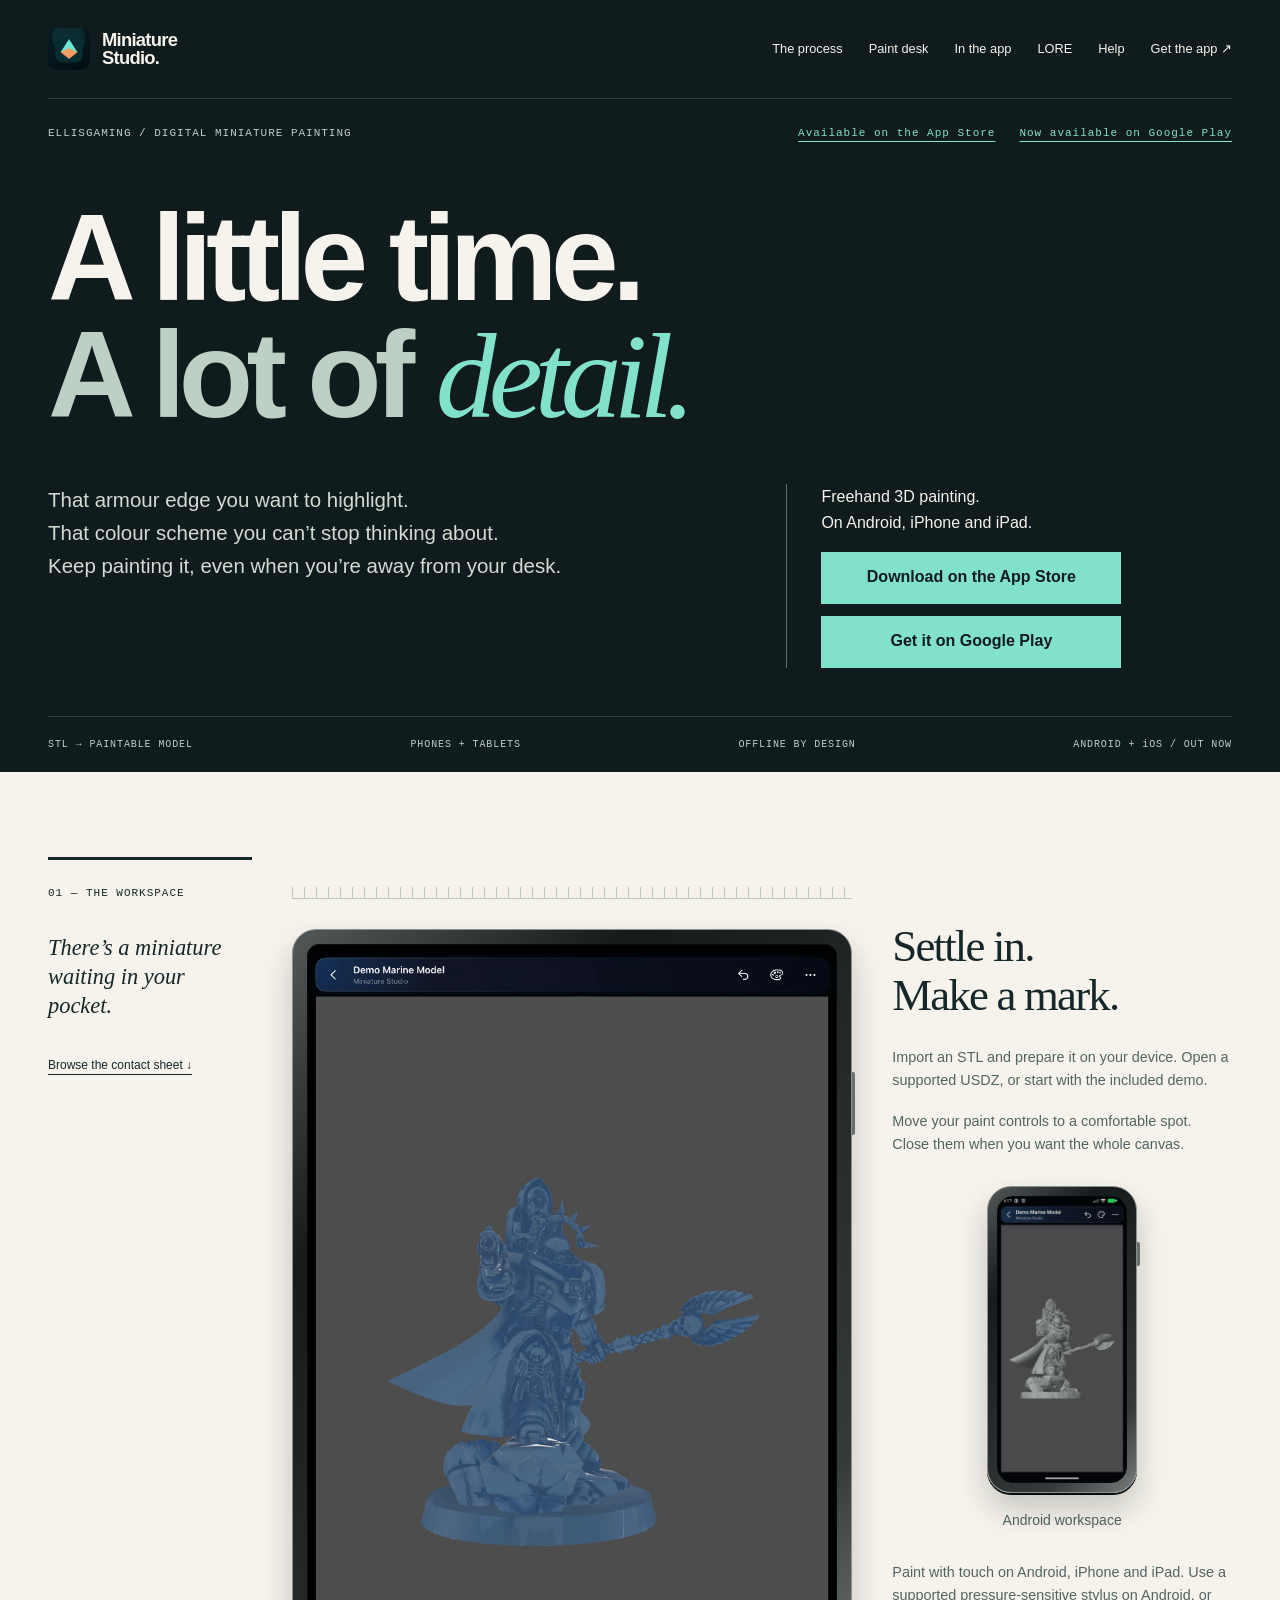
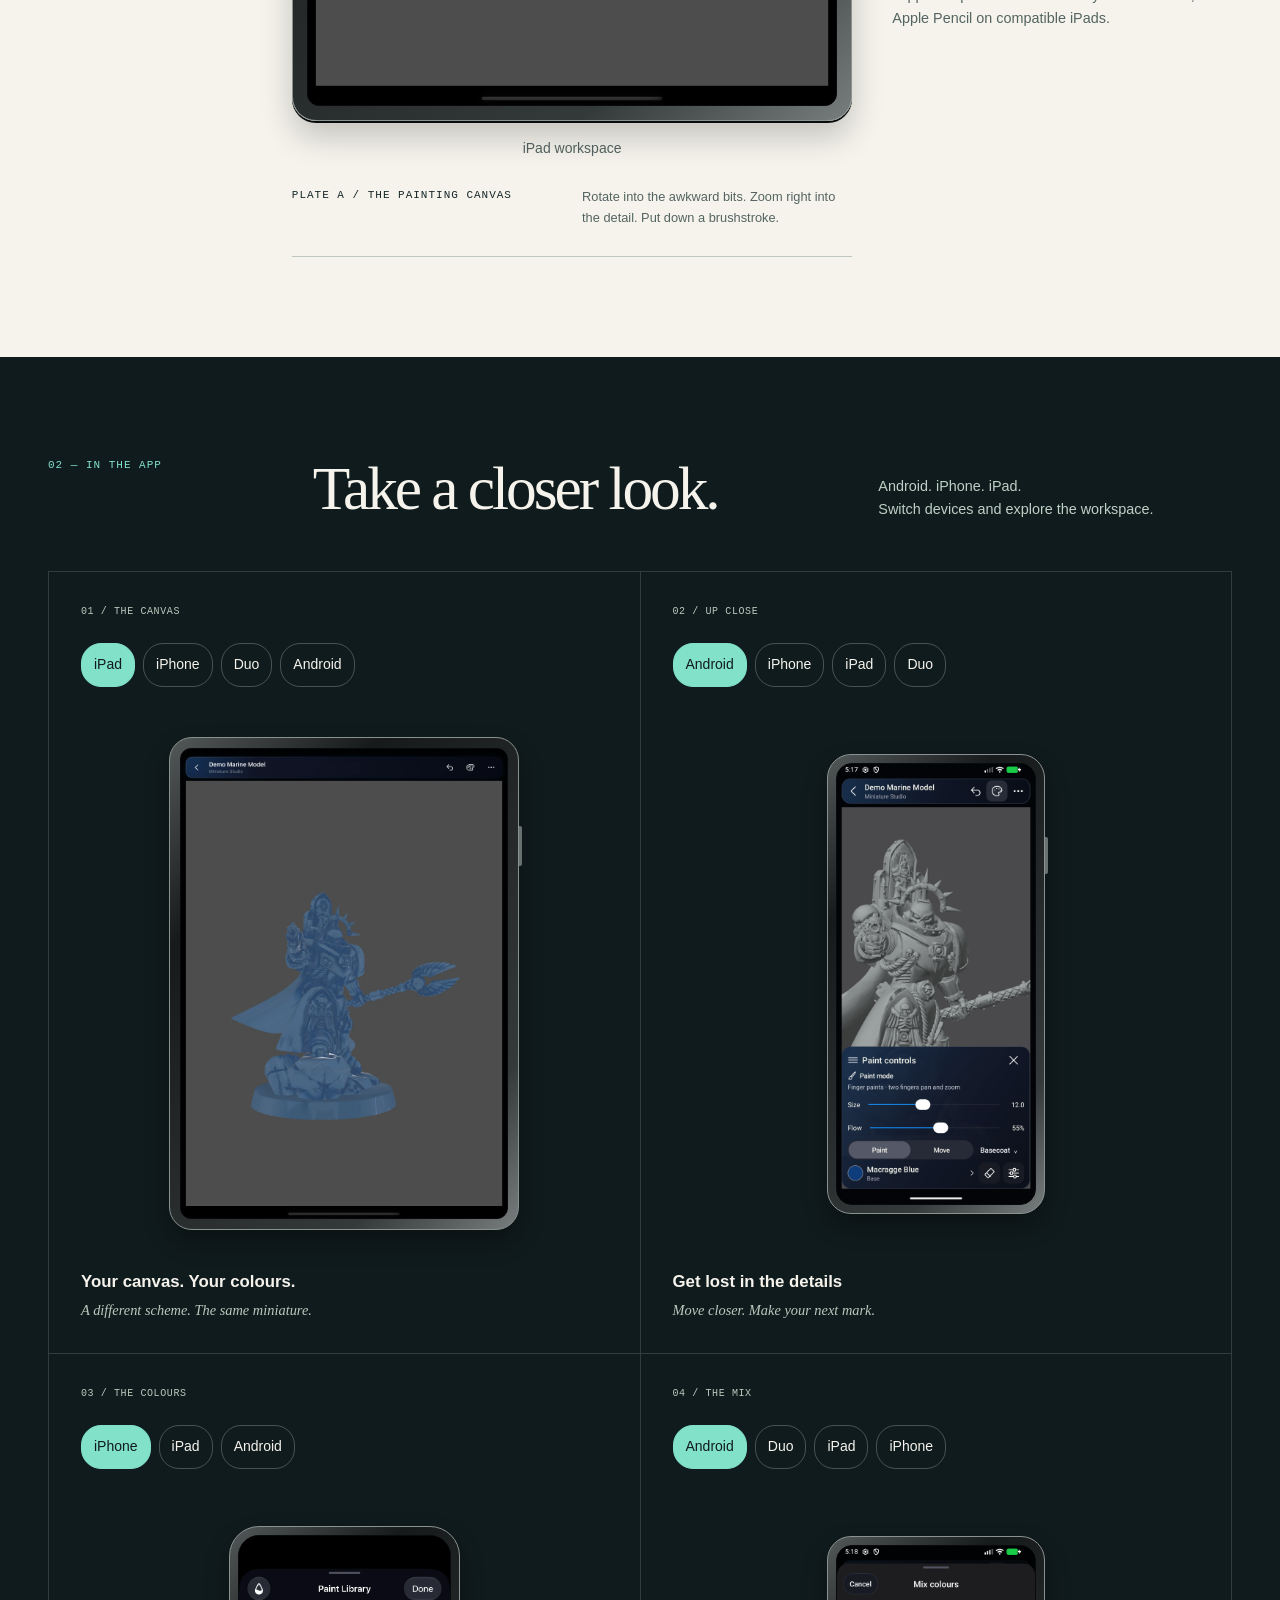
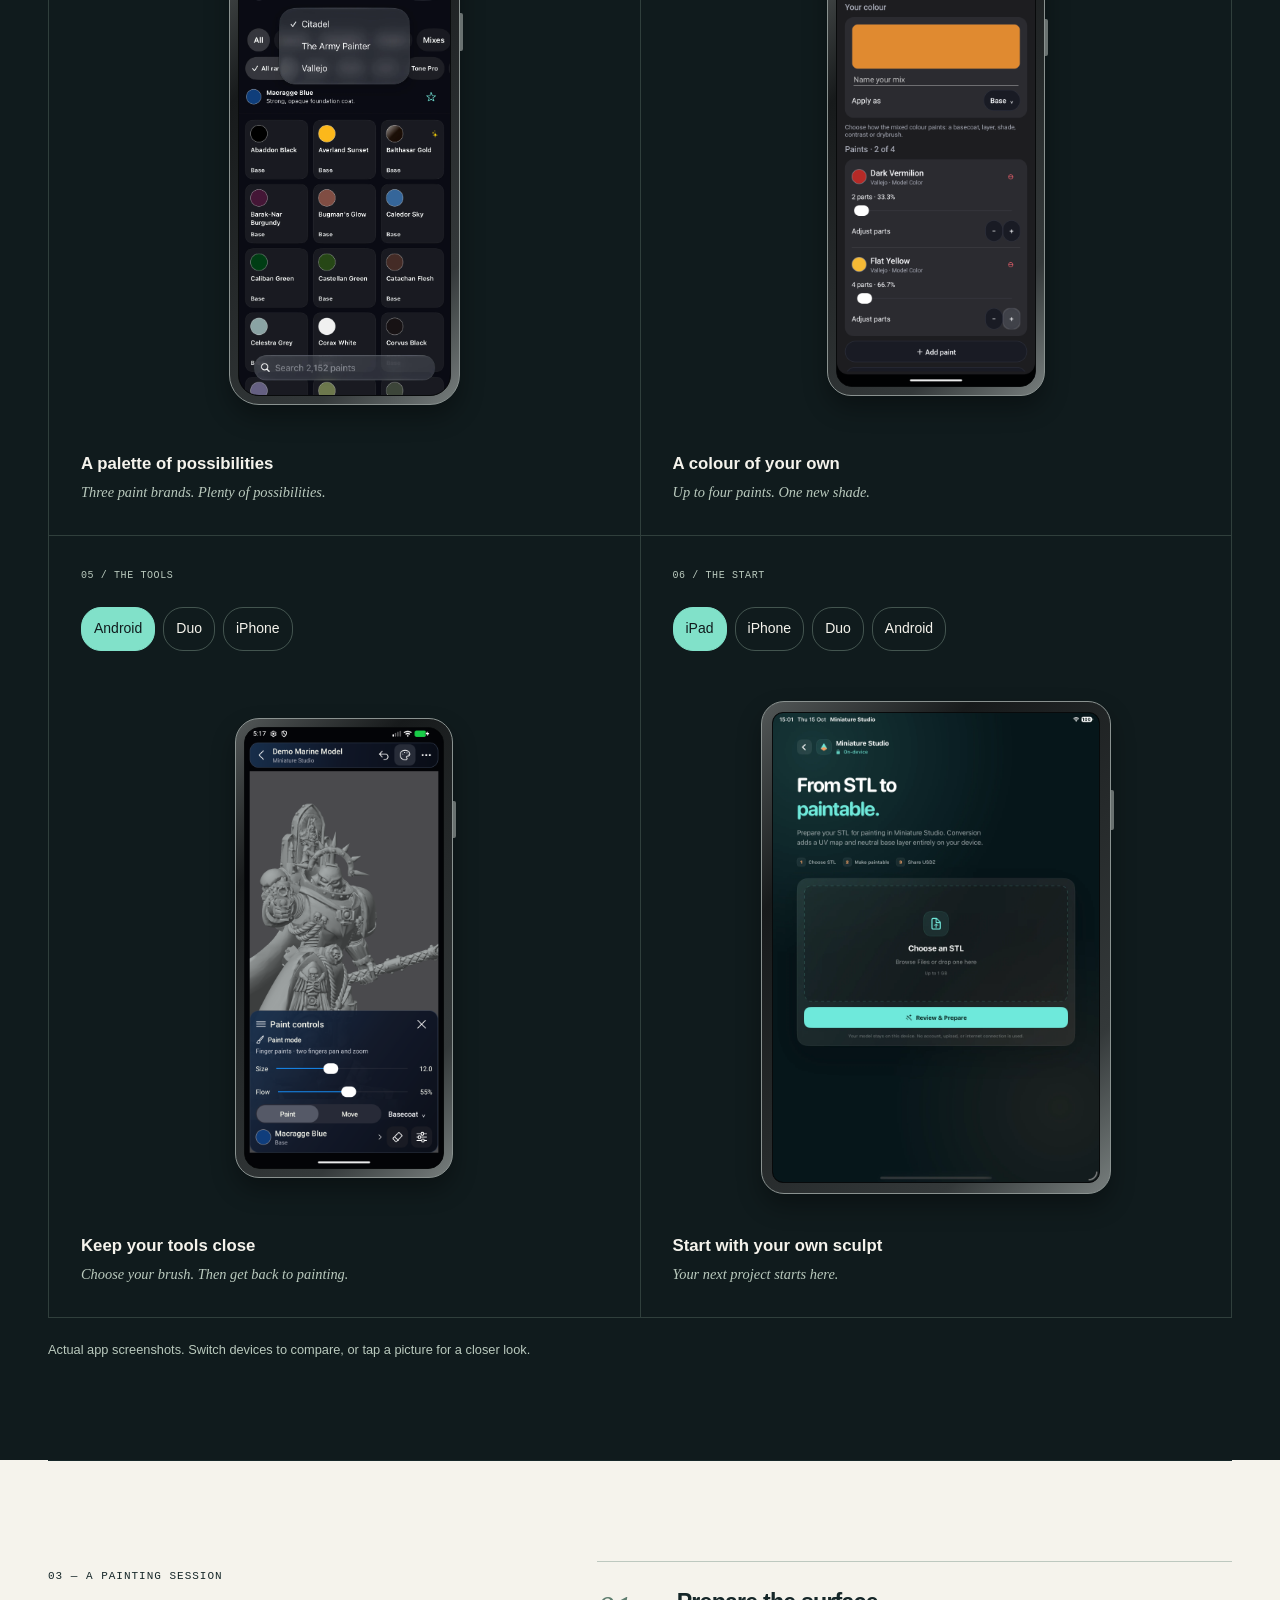
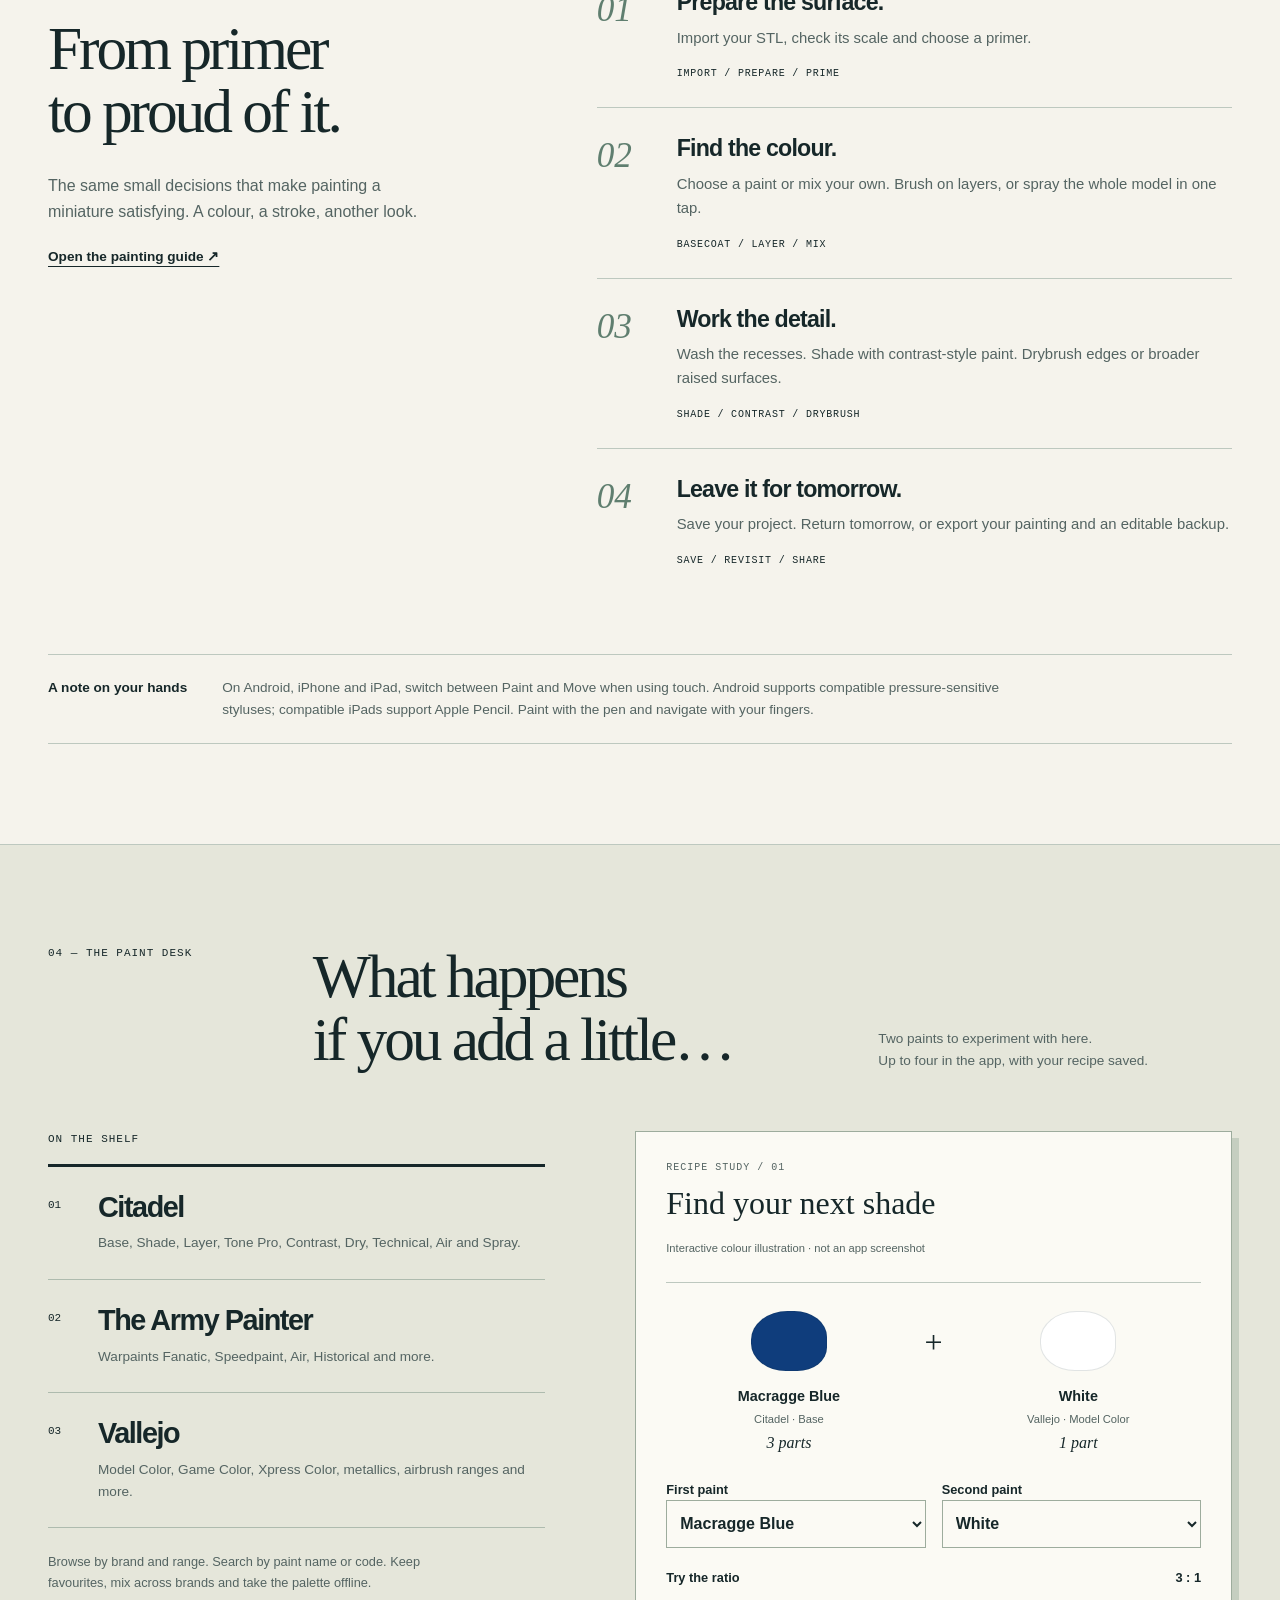
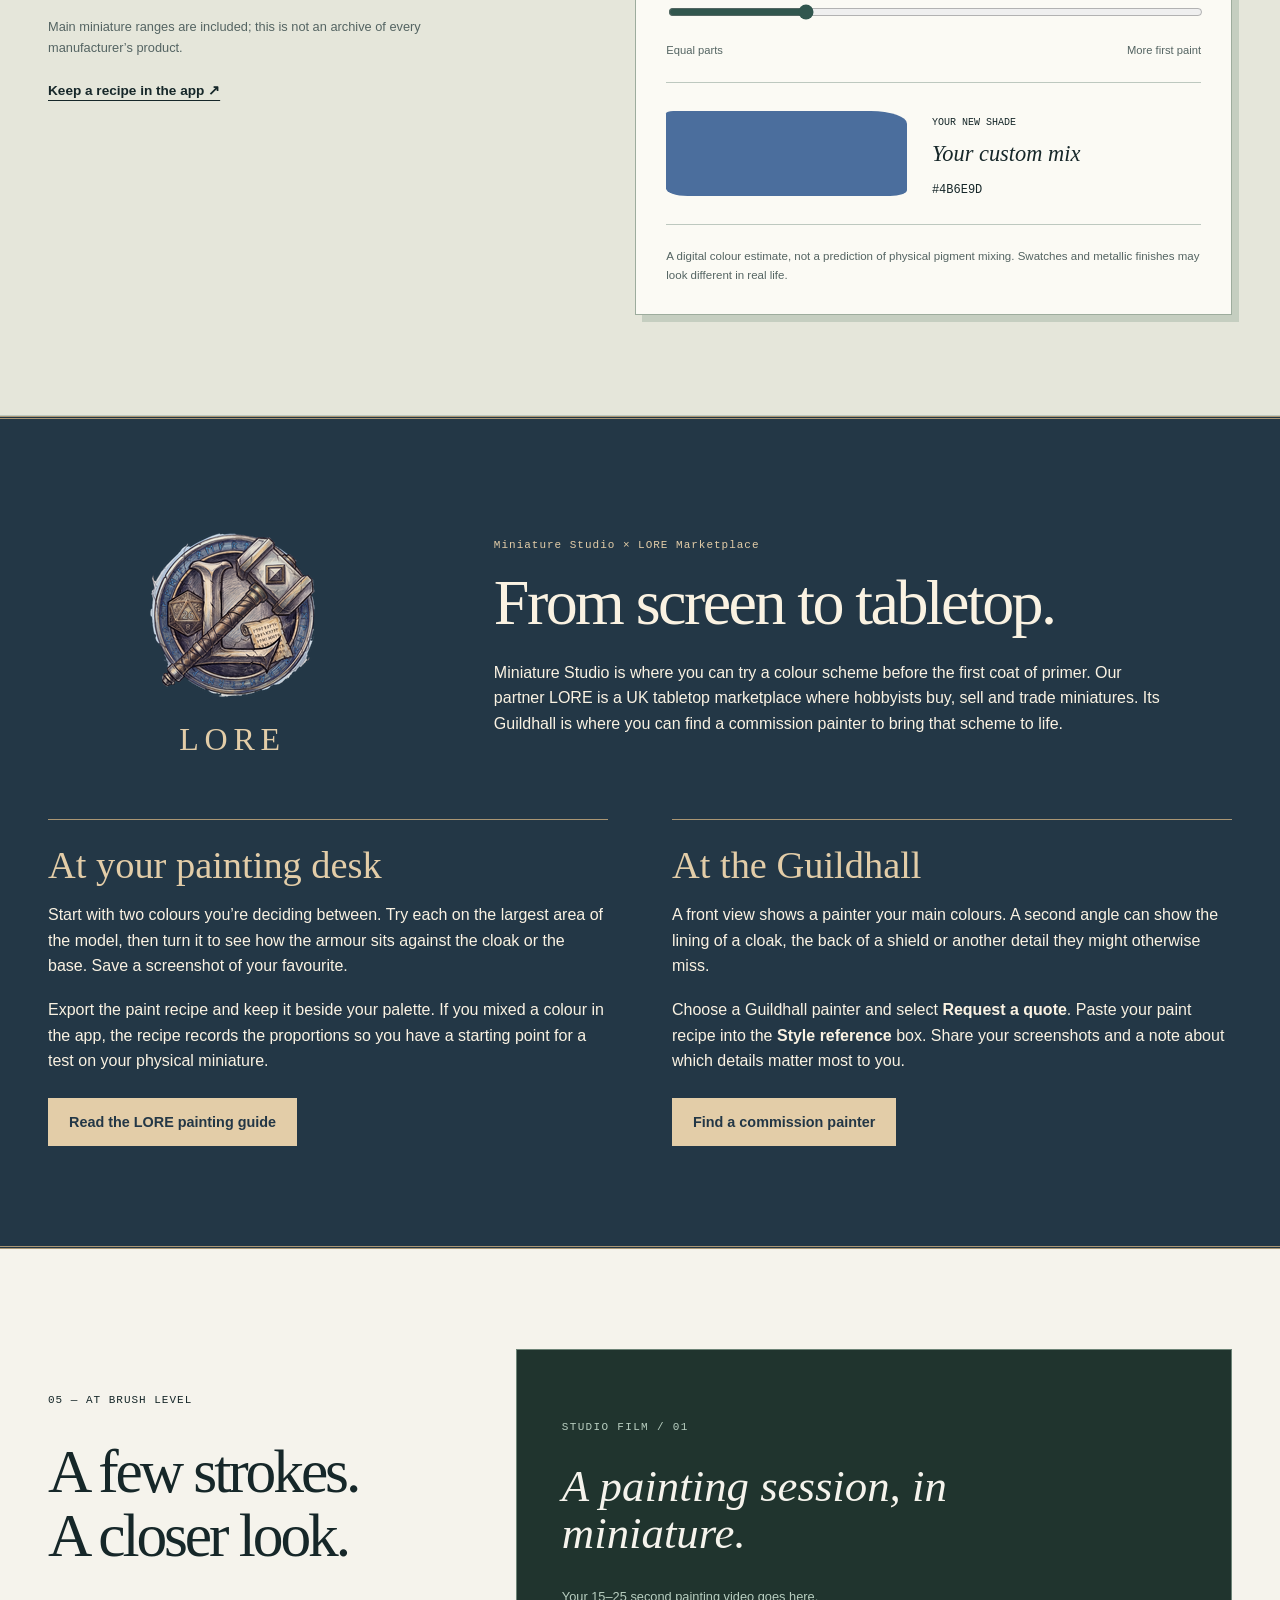
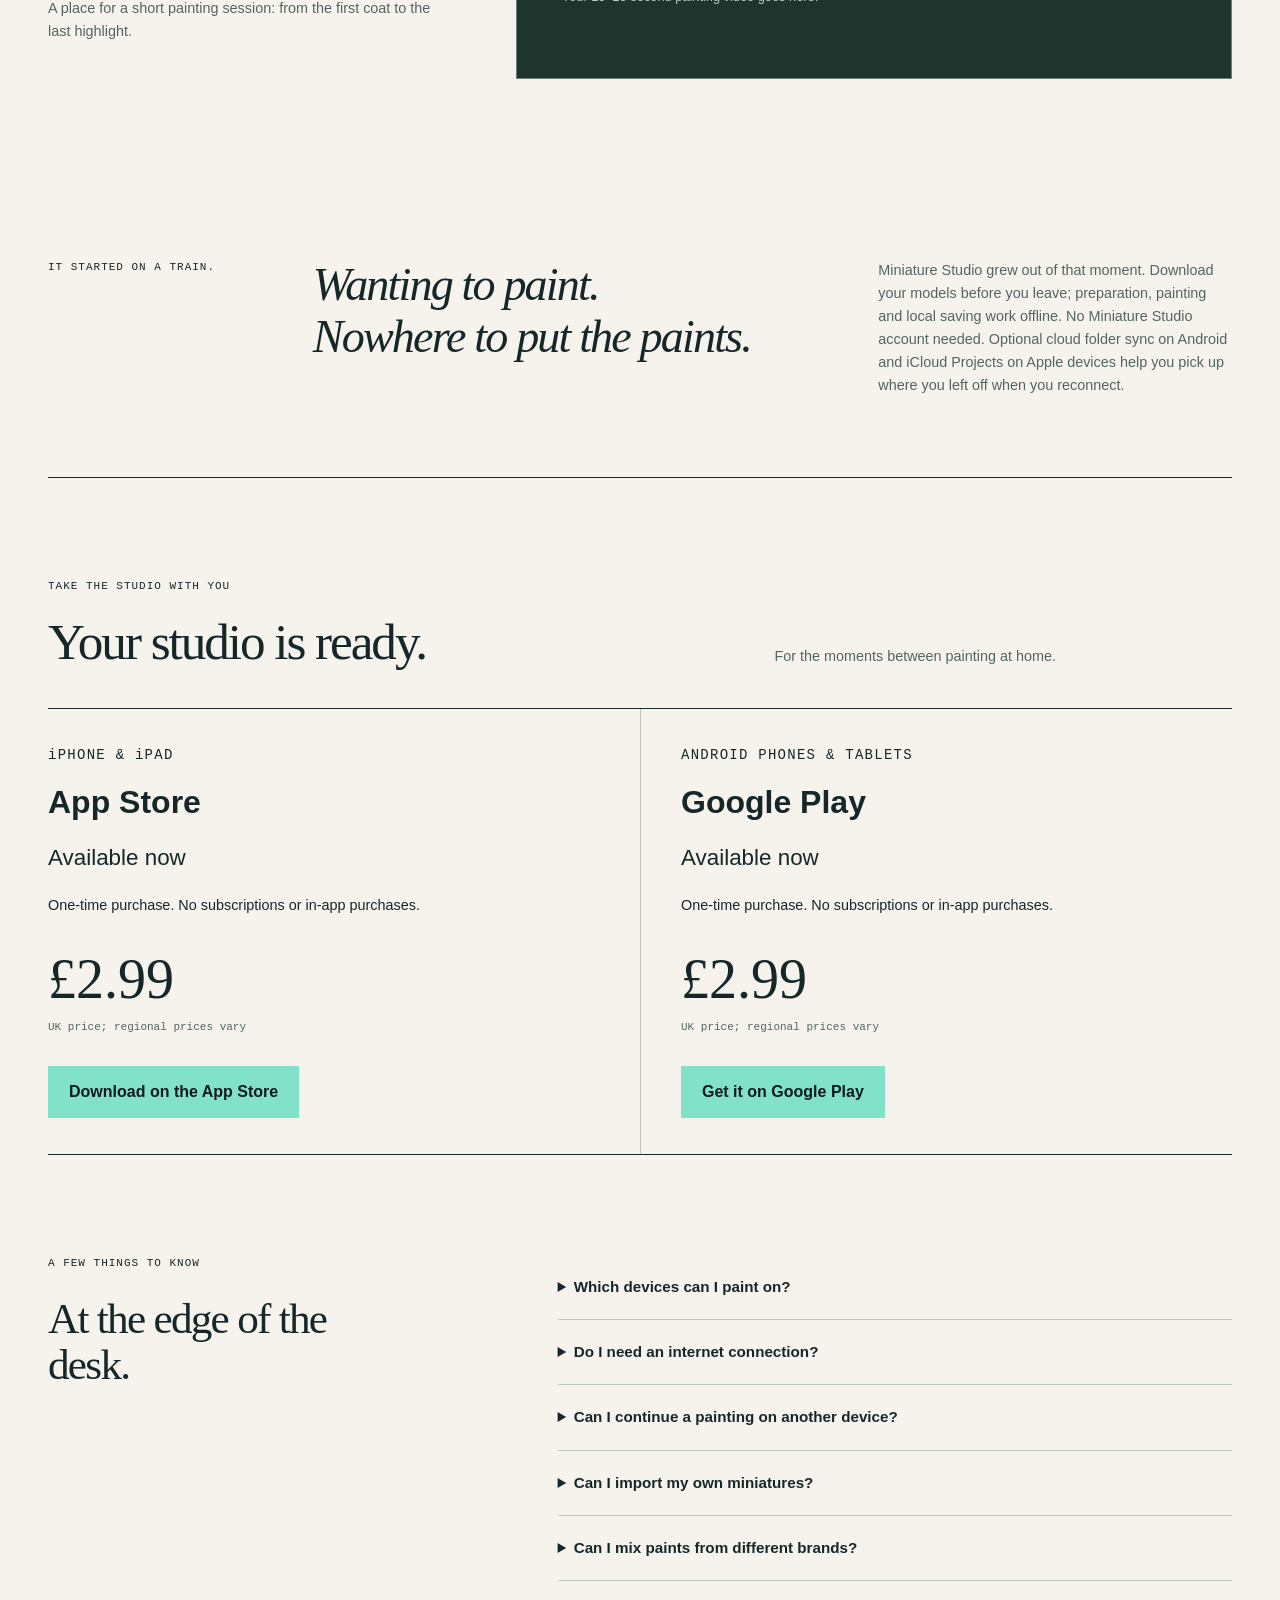
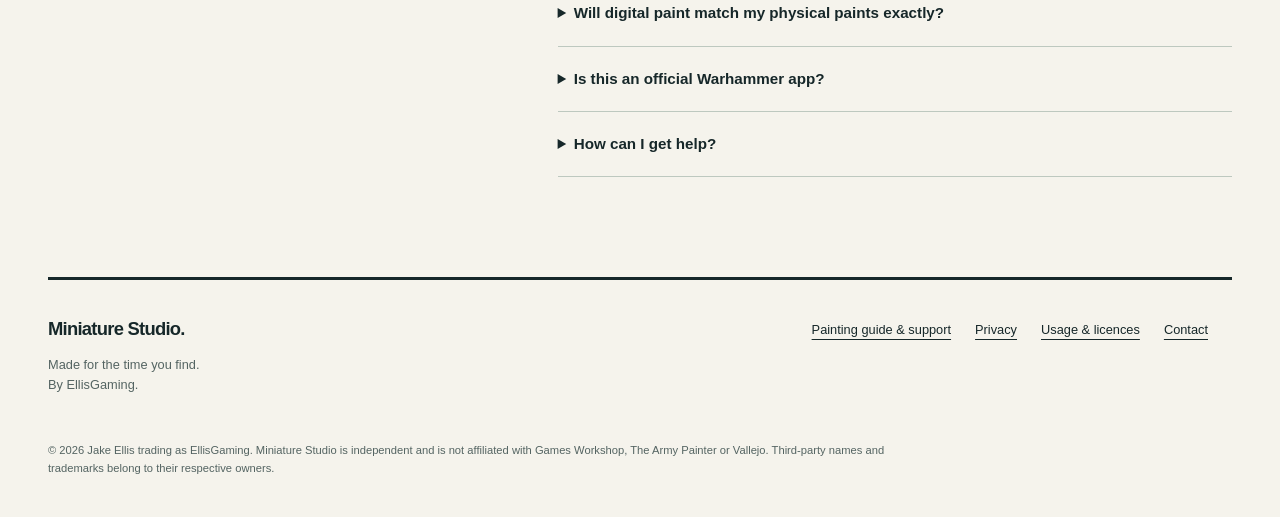
<file: index.html>
<!doctype html>
<html lang="en-GB">
<head>
  <meta charset="utf-8"><meta name="viewport" content="width=device-width, initial-scale=1">
  <title>Miniature Studio — Your painting desk, anywhere.</title>
  <meta name="description" content="Freehand 3D miniature painting for Android phones and tablets, iPhone and iPad. Explore Citadel, The Army Painter and Vallejo paint references, and mix your own colours. Available on the App Store. Available now on Google Play.">
  <meta name="theme-color" content="#101b1d">
  <meta property="og:type" content="website">
  <meta property="og:image" content="https://miniature-studio.co.uk/assets/social-preview-android.jpg">
  <meta property="og:image:width" content="1200"><meta property="og:image:height" content="630">
  <meta property="og:image:alt" content="Miniature Studio — Your painting desk, anywhere. For iPhone, iPad and Android.">
  <meta name="twitter:card" content="summary_large_image">
  <meta name="twitter:image" content="https://miniature-studio.co.uk/assets/social-preview-android.jpg">
  <link rel="canonical" href="https://miniature-studio.co.uk/">
  <meta property="og:title" content="Miniature Studio — Your painting desk, anywhere.">
  <meta property="og:description" content="Freehand 3D miniature painting for Android phones and tablets, iPhone and iPad. Explore Citadel, The Army Painter and Vallejo paint references, and mix your own colours. Available on the App Store. Available now on Google Play.">
  <link rel="icon" href="assets/icon.png"><link rel="stylesheet" href="style.css"><link rel="stylesheet" href="assets/lore.css">
  <script defer src="site-config.js"></script><script defer src="launch-state.js"></script><script defer src="site.js"></script>
</head>
<body>
<a class="skip" href="#main">Skip to content</a>
<main id="main"><div class="cover">
<header class="header wrap"><a class="brand" href="index.html"><img src="assets/icon.png" width="42" height="42" alt=""><span>Miniature<br>Studio.</span></a><nav aria-label="Main navigation"><a href="#guide">The process</a><a href="#paints">Paint desk</a><a href="#gallery">In the app</a><a href="#lore">LORE</a><a href="help/">Help</a><a href="#release">Get the app ↗</a></nav></header>
<section class="cover-story wrap">
<div class="issue-line"><span>ELLISGAMING / DIGITAL MINIATURE PAINTING</span><div class="store-announcements"><a data-launch-text="announcement" data-launch-link href="https://apps.apple.com/app/id6821610088">Available on the App Store</a><a href="https://play.google.com/store/apps/details?id=com.ellisgaming.miniaturestudio">Now available on Google Play</a></div></div>
<h1>A little time.<br><span>A lot of</span> <em>detail.</em></h1>
<div class="cover-bottom"><p>That armour edge you want to highlight.<br>That colour scheme you can’t stop thinking about.<br>Keep painting it, even when you’re away from your desk.</p><div class="store-downloads"><p>Freehand 3D painting.<br>On Android, iPhone and iPad.</p><div class="store-buttons"><a data-launch-text="cta" data-launch-link class="button primary" href="https://apps.apple.com/app/id6821610088">Download on the App Store</a><a class="button primary" href="https://play.google.com/store/apps/details?id=com.ellisgaming.miniaturestudio">Get it on Google Play</a></div></div></div>
<div class="cover-spec"><span>STL → PAINTABLE MODEL</span><span>PHONES + TABLETS</span><span>OFFLINE BY DESIGN</span><span>ANDROID + iOS / OUT NOW</span></div>
</section>
</div>
<section class="opening-spread wrap" id="features">
<aside class="margin-note"><span>01 — THE WORKSPACE</span><p>There’s a miniature<br>waiting in your pocket.</p><a href="#gallery">Browse the contact sheet ↓</a></aside>
<div class="workspace-stage"><div class="ruler" aria-hidden="true"></div><div id="hero-tablet"></div><p class="device-caption">iPad workspace</p><div class="workspace-caption"><span>PLATE A / THE PAINTING CANVAS</span><p>Rotate into the awkward bits. Zoom right into the detail. Put down a brushstroke.</p></div></div>
<div class="workspace-notes"><h2>Settle in.<br>Make a mark.</h2><p>Import an STL and prepare it on your device. Open a supported USDZ, or start with the included demo.</p><p>Move your paint controls to a comfortable spot. Close them when you want the whole canvas.</p><div id="hero-phone"></div><p class="small">Paint with touch on Android, iPhone and iPad. Use a supported pressure-sensitive stylus on Android, or Apple Pencil on compatible iPads.</p></div>
</section>
<section class="gallery-section section" id="gallery"><div class="wrap"><div class="contact-heading"><span>02 — IN THE APP</span><h2>Take a closer look.</h2><p>Android. iPhone. iPad.<br>Switch devices and explore the workspace.</p></div><div id="gallery-grid" class="gallery-grid"></div><noscript><p>Enable JavaScript to view the screenshot gallery.</p></noscript><p class="small">Device-framed spaces for release screenshots. Select an available picture to enlarge it.</p></div></section>
<section class="process wrap section" id="guide">
<div class="chapter"><span>03 — A PAINTING SESSION</span><h2>From primer<br>to proud of it.</h2><p>The same small decisions that make painting a miniature satisfying. A colour, a stroke, another look.</p><a class="text-link" href="help/">Open the painting guide ↗</a></div>
<ol class="process-list">
<li><span>01</span><div><h3>Prepare the surface.</h3><p>Import your STL, check its scale and choose a primer.</p><small>IMPORT / PREPARE / PRIME</small></div></li>
<li><span>02</span><div><h3>Find the colour.</h3><p>Choose a paint or mix your own. Brush on layers, or spray the whole model in one tap.</p><small>BASECOAT / LAYER / MIX</small></div></li>
<li><span>03</span><div><h3>Work the detail.</h3><p>Wash the recesses. Shade with contrast-style paint. Drybrush edges or broader raised surfaces.</p><small>SHADE / CONTRAST / DRYBRUSH</small></div></li>
<li><span>04</span><div><h3>Leave it for tomorrow.</h3><p>Save your project. Return tomorrow, or export your painting and an editable backup.</p><small>SAVE / REVISIT / SHARE</small></div></li>
</ol>
<div class="gesture-note"><strong>A note on your hands</strong><p>On Android, iPhone and iPad, switch between Paint and Move when using touch. Android supports compatible pressure-sensitive styluses; compatible iPads support Apple Pencil. Paint with the pen and navigate with your fingers.</p></div>
</section>
<section id="paints" class="paint-desk section"><div class="wrap">
<div class="desk-heading"><span>04 — THE PAINT DESK</span><h2>What happens<br>if you add a little…</h2><p>Two paints to experiment with here.<br>Up to four in the app, with your recipe saved.</p></div>
<div class="desk-layout">
<div class="paint-register"><p class="register-label">ON THE SHELF</p><article><span>01</span><h3>Citadel</h3><p>Base, Shade, Layer, Tone Pro, Contrast, Dry, Technical, Air and Spray.</p></article><article><span>02</span><h3>The Army Painter</h3><p>Warpaints Fanatic, Speedpaint, Air, Historical and more.</p></article><article><span>03</span><h3>Vallejo</h3><p>Model Color, Game Color, Xpress Color, metallics, airbrush ranges and more.</p></article><p class="small">Browse by brand and range. Search by paint name or code. Keep favourites, mix across brands and take the palette offline.</p><p class="small">Main miniature ranges are included; this is not an archive of every manufacturer’s product.</p><a class="text-link" href="help/#colour-mixing">Keep a recipe in the app ↗</a></div>
<figure class="mixing-note">
          <figcaption><span>RECIPE STUDY / 01</span><strong>Find your next shade</strong><small>Interactive colour illustration · not an app screenshot</small></figcaption>
          <div class="mix-ingredients"><div><span id="paint-a-swatch" class="paint-daub" style="--swatch:#0F3D7C" aria-hidden="true"></span><strong id="paint-a-name">Macragge Blue</strong><small id="paint-a-range">Citadel · Base</small><span id="blue-parts">3 parts</span></div><span class="mix-plus" aria-hidden="true">+</span><div><span id="paint-b-swatch" class="paint-daub" style="--swatch:#FFFFFF" aria-hidden="true"></span><strong id="paint-b-name">White</strong><small id="paint-b-range">Vallejo · Model Color</small><span>1 part</span></div></div>
          <div id="mix-demo-controls" hidden><div class="mix-paint-choices"><label for="mix-paint-a">First paint<select id="mix-paint-a"></select></label><label for="mix-paint-b">Second paint<select id="mix-paint-b"></select></label></div><label for="mix-ratio">Try the ratio <output id="mix-ratio-value" for="mix-ratio">3 : 1</output></label><input id="mix-ratio" type="range" min="1" max="9" step="1" value="3" aria-describedby="mix-demo-note"><div class="ratio-endpoints"><span>Equal parts</span><span>More first paint</span></div></div>
          <div class="mix-result"><span id="mixed-swatch" class="mixed-stroke" style="--mixed:#4B6E9D" aria-hidden="true"></span><div><span>YOUR NEW SHADE</span><strong>Your custom mix</strong><code id="mixed-hex" aria-live="polite">#4B6E9D</code></div></div>
          <p id="mix-demo-note">A digital colour estimate, not a prediction of physical pigment mixing. Swatches and metallic finishes may look different in real life.</p>
        </figure>
</div></div></section>
<section class="lore-partnership section" id="lore" aria-labelledby="lore-heading">
  <div class="wrap lore-spread">
    <div class="lore-mark"><img src="assets/lore-marketplace.png" alt="" width="192" height="192" loading="lazy"><span>LORE</span></div>
    <div class="lore-story">
      <p class="eyebrow">Miniature Studio × LORE Marketplace</p>
      <h2 id="lore-heading">From screen to tabletop.</h2>
      <p>Miniature Studio is where you can try a colour scheme before the first coat of primer. Our partner LORE is a UK tabletop marketplace where hobbyists buy, sell and trade miniatures. Its Guildhall is where you can find a commission painter to bring that scheme to life.</p>
    </div>
  </div>
  <div class="wrap lore-routes">
    <article>
      <h3>At your painting desk</h3>
      <p>Start with two colours you’re deciding between. Try each on the largest area of the model, then turn it to see how the armour sits against the cloak or the base. Save a screenshot of your favourite.</p>
      <p>Export the paint recipe and keep it beside your palette. If you mixed a colour in the app, the recipe records the proportions so you have a starting point for a test on your physical miniature.</p>
      <div class="lore-links"><a class="button" href="https://www.loremarketplace.com/library/plan-your-scheme-with-miniature-studio?utm_source=miniature-studio">Read the LORE painting guide</a></div>
    </article>
    <article>
      <h3>At the Guildhall</h3>
      <p>A front view shows a painter your main colours. A second angle can show the lining of a cloak, the back of a shield or another detail they might otherwise miss.</p>
      <p>Choose a Guildhall painter and select <strong>Request a quote</strong>. Paste your paint recipe into the <strong>Style reference</strong> box. Share your screenshots and a note about which details matter most to you.</p>
      <div class="lore-links"><a class="button" href="https://www.loremarketplace.com/commissions?utm_source=miniature-studio">Find a commission painter</a></div>
    </article>
  </div>
</section>
<section class="session-film wrap section" id="demo"><div><span class="eyebrow">05 — AT BRUSH LEVEL</span><h2>A few strokes.<br>A closer look.</h2><p>A place for a short painting session: from the first coat to the last highlight.</p></div><div id="painting-video"></div></section>
<section class="travel-note wrap"><span>IT STARTED ON A TRAIN.</span><p>Wanting to paint.<br>Nowhere to put the paints.</p><div>Miniature Studio grew out of that moment. Download your models before you leave; preparation, painting and local saving work offline. No Miniature Studio account needed. Optional cloud folder sync on Android and iCloud Projects on Apple devices help you pick up where you left off when you reconnect.</div></section>
<section id="release" class="wrap section"><div class="section-heading"><div><p class="eyebrow">TAKE THE STUDIO WITH YOU</p><h2 data-launch-text="heading">Your studio is ready.</h2></div><p>For the moments between painting at home.</p></div><div class="release-grid"><article class="release-card apple"><span class="platform-label">iPHONE & iPAD</span><h3>App Store</h3><p class="release-date" data-launch-text="status" id="apple-status">Available now</p><p>One-time purchase. No subscriptions or in-app purchases.</p><p class="price">£2.99 <small data-launch-text="price">UK price; regional prices vary</small></p><a data-launch-text="cta" data-launch-link id="apple-link" class="button primary" href="https://apps.apple.com/app/id6821610088" >Download on the App Store</a></article><article class="release-card android"><span class="platform-label">ANDROID PHONES & TABLETS</span><h3>Google Play</h3><p class="release-date" id="android-status">Available now</p><p id="android-note">One-time purchase. No subscriptions or in-app purchases.</p><p class="price">£2.99 <small>UK price; regional prices vary</small></p><a id="android-link" class="button primary" href="https://play.google.com/store/apps/details?id=com.ellisgaming.miniaturestudio">Get it on Google Play</a></article></div></section>
<section class="wrap faq section"><p class="eyebrow">A FEW THINGS TO KNOW</p><h2>At the edge of the desk.</h2><details><summary>Which devices can I paint on?</summary><p>Miniature Studio is available on iPhone, iPad and Android phones and tablets. All support touch painting. A compatible pressure-sensitive stylus is optional on Android, and Apple Pencil is optional on compatible iPads.</p></details><details><summary>Do I need an internet connection?</summary><p>Core preparation, painting and local saving work offline. Download source models and synced projects before you travel. Optional cloud folder sync on Android, iCloud syncing on Apple devices, online sharing and website links need a connection.</p></details><details><summary>Can I continue a painting on another device?</summary><p>Yes. On Android, choose a cloud-backed folder through <a href="help/#android-cloud-folder">Cloud folder sync</a>. On iPhone and iPad, use <a href="help/#icloud-projects">iCloud Projects</a> with the same Apple Account. To move between Android and Apple devices, export an editable .miniaturestudio project and import it on the other device. The two cloud systems do not sync directly. Keep an independent backup before deleting synced projects.</p></details><details><summary>Can I import my own miniatures?</summary><p>Yes. Prepare STL models on your device, or open supported USDZ files. Very dense models may need a lighter working mesh. Only import and share files you have permission to use.</p></details><details><summary>Can I mix paints from different brands?</summary><p>Yes. Choose Mix colours in the Paint Library, add up to four supported paints and adjust the number of parts for each. You can combine brands, name the result and save it. Ratios are kept in the recipe. Clear mediums and reference-only effects are not mixing ingredients.</p></details><details><summary>Will digital paint match my physical paints exactly?</summary><p>Colours and brush effects are digital approximations. Screens, lighting and real paint finishes all affect appearance. Specialist entries marked reference-only do not simulate their physical effects.</p></details><details><summary>Is this an official Warhammer app?</summary><p>No. Miniature Studio is an independent app by EllisGaming and is not affiliated with, endorsed by or sponsored by Games Workshop, The Army Painter or Vallejo. Third-party paint names are used for identification and reference.</p></details><details><summary>How can I get help?</summary><p>Visit our <a href="help/">support page</a> or email <a href="mailto:miniaturestudio4@gmail.com">miniaturestudio4@gmail.com</a>. Include your device, app version and a description of the issue.</p></details></section>
</main>
<footer class="wrap footer"><div><a class="brand" href="index.html">Miniature Studio.</a><p>Made for the time you find.<br>By EllisGaming.</p></div><div><a href="help/">Painting guide & support</a><a href="policy/">Privacy</a><a href="usage/">Usage &amp; licences</a><a href="mailto:miniaturestudio4@gmail.com">Contact</a><div id="social-links"></div></div><p class="legal">© 2026 Jake Ellis trading as EllisGaming. Miniature Studio is independent and is not affiliated with Games Workshop, The Army Painter or Vallejo. Third-party names and trademarks belong to their respective owners.</p></footer>

<dialog id="lightbox" aria-labelledby="lightbox-caption"><button class="close" aria-label="Close image">×</button><div id="lightbox-media"></div><p id="lightbox-caption"></p></dialog>
</body></html>
</file>
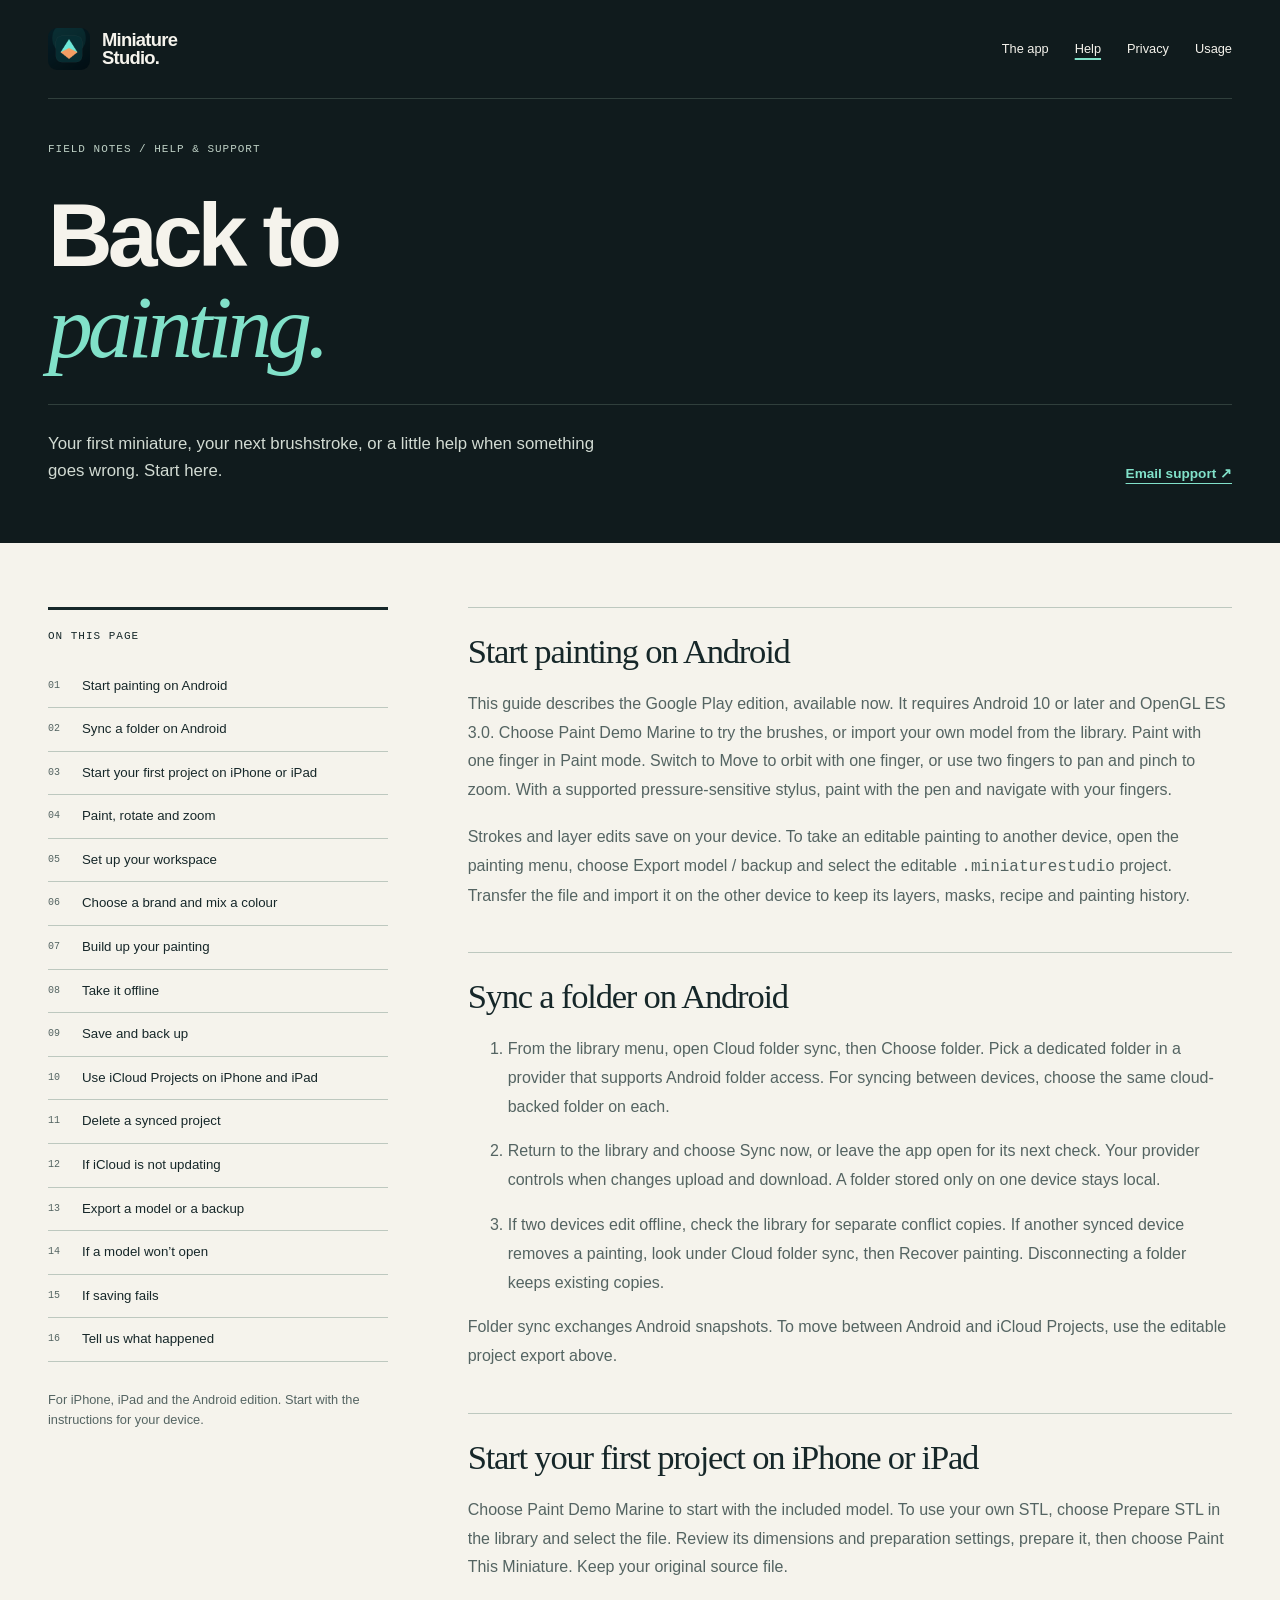
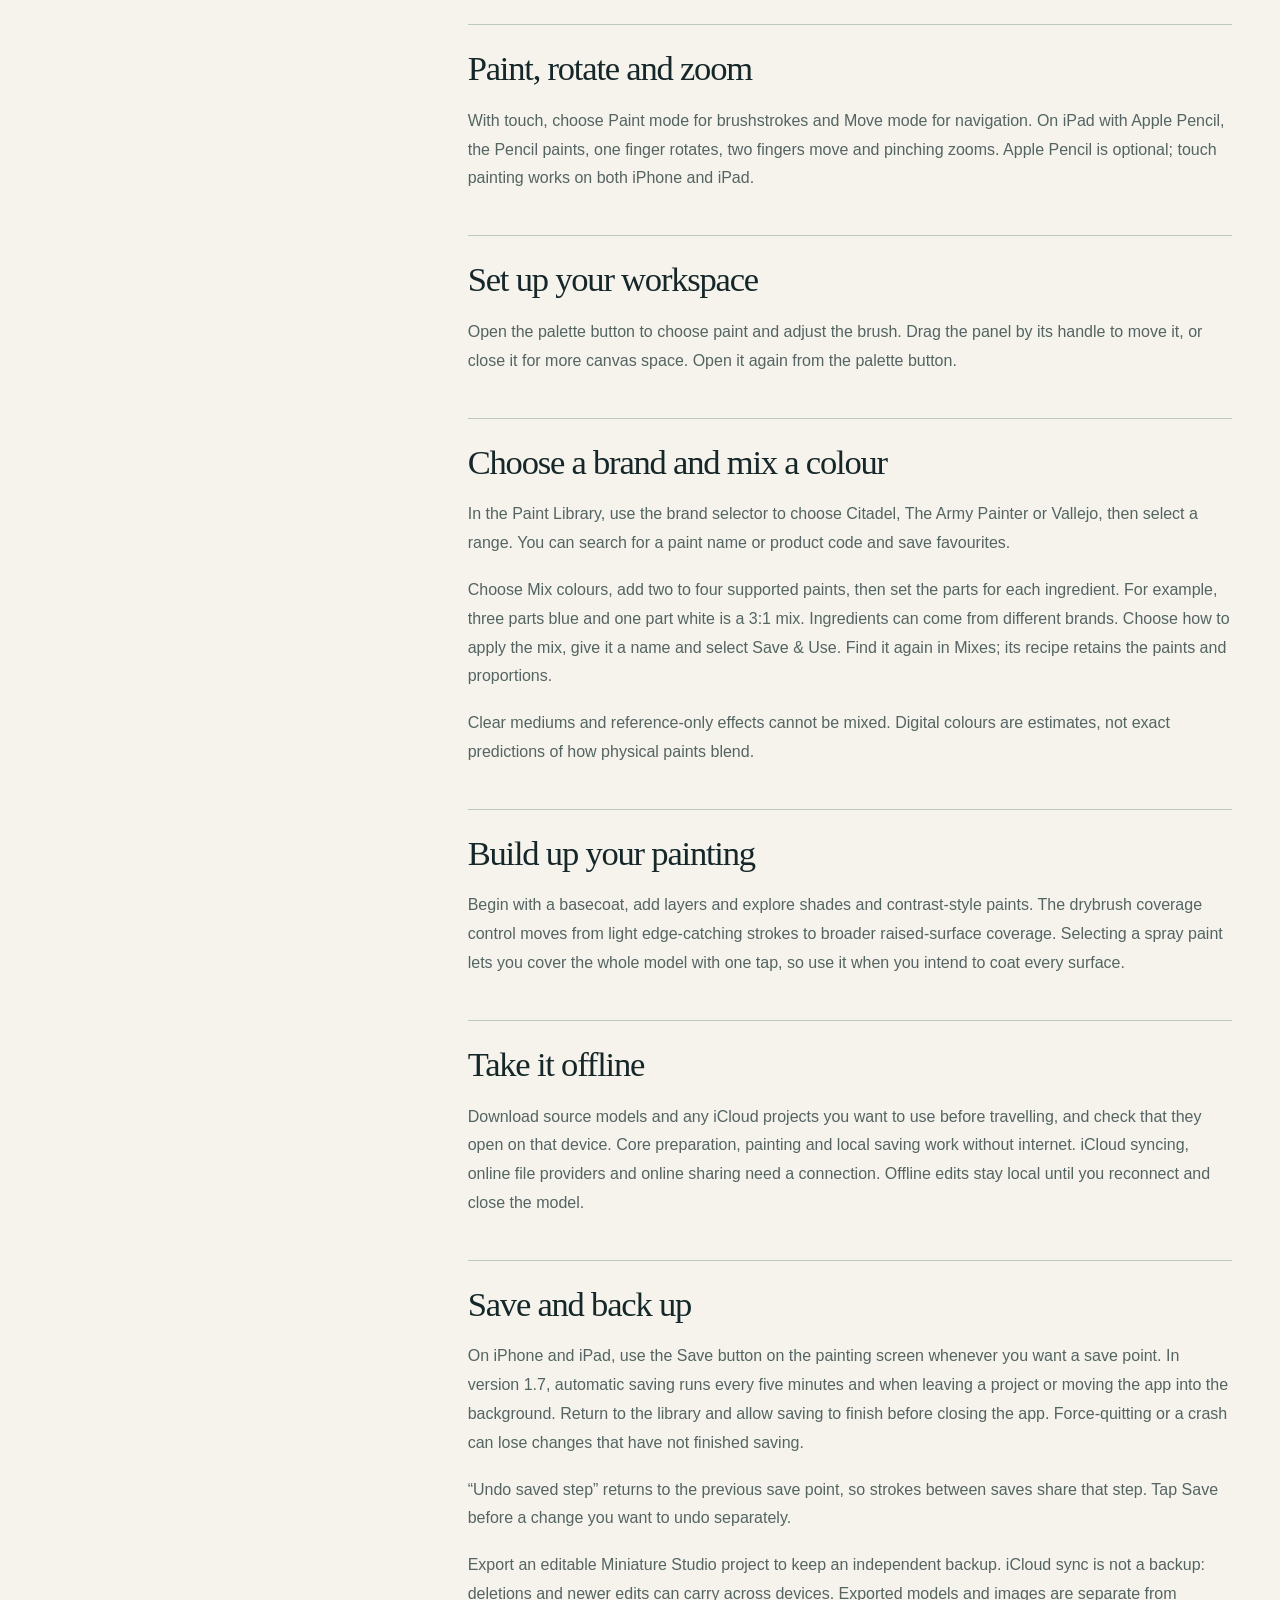
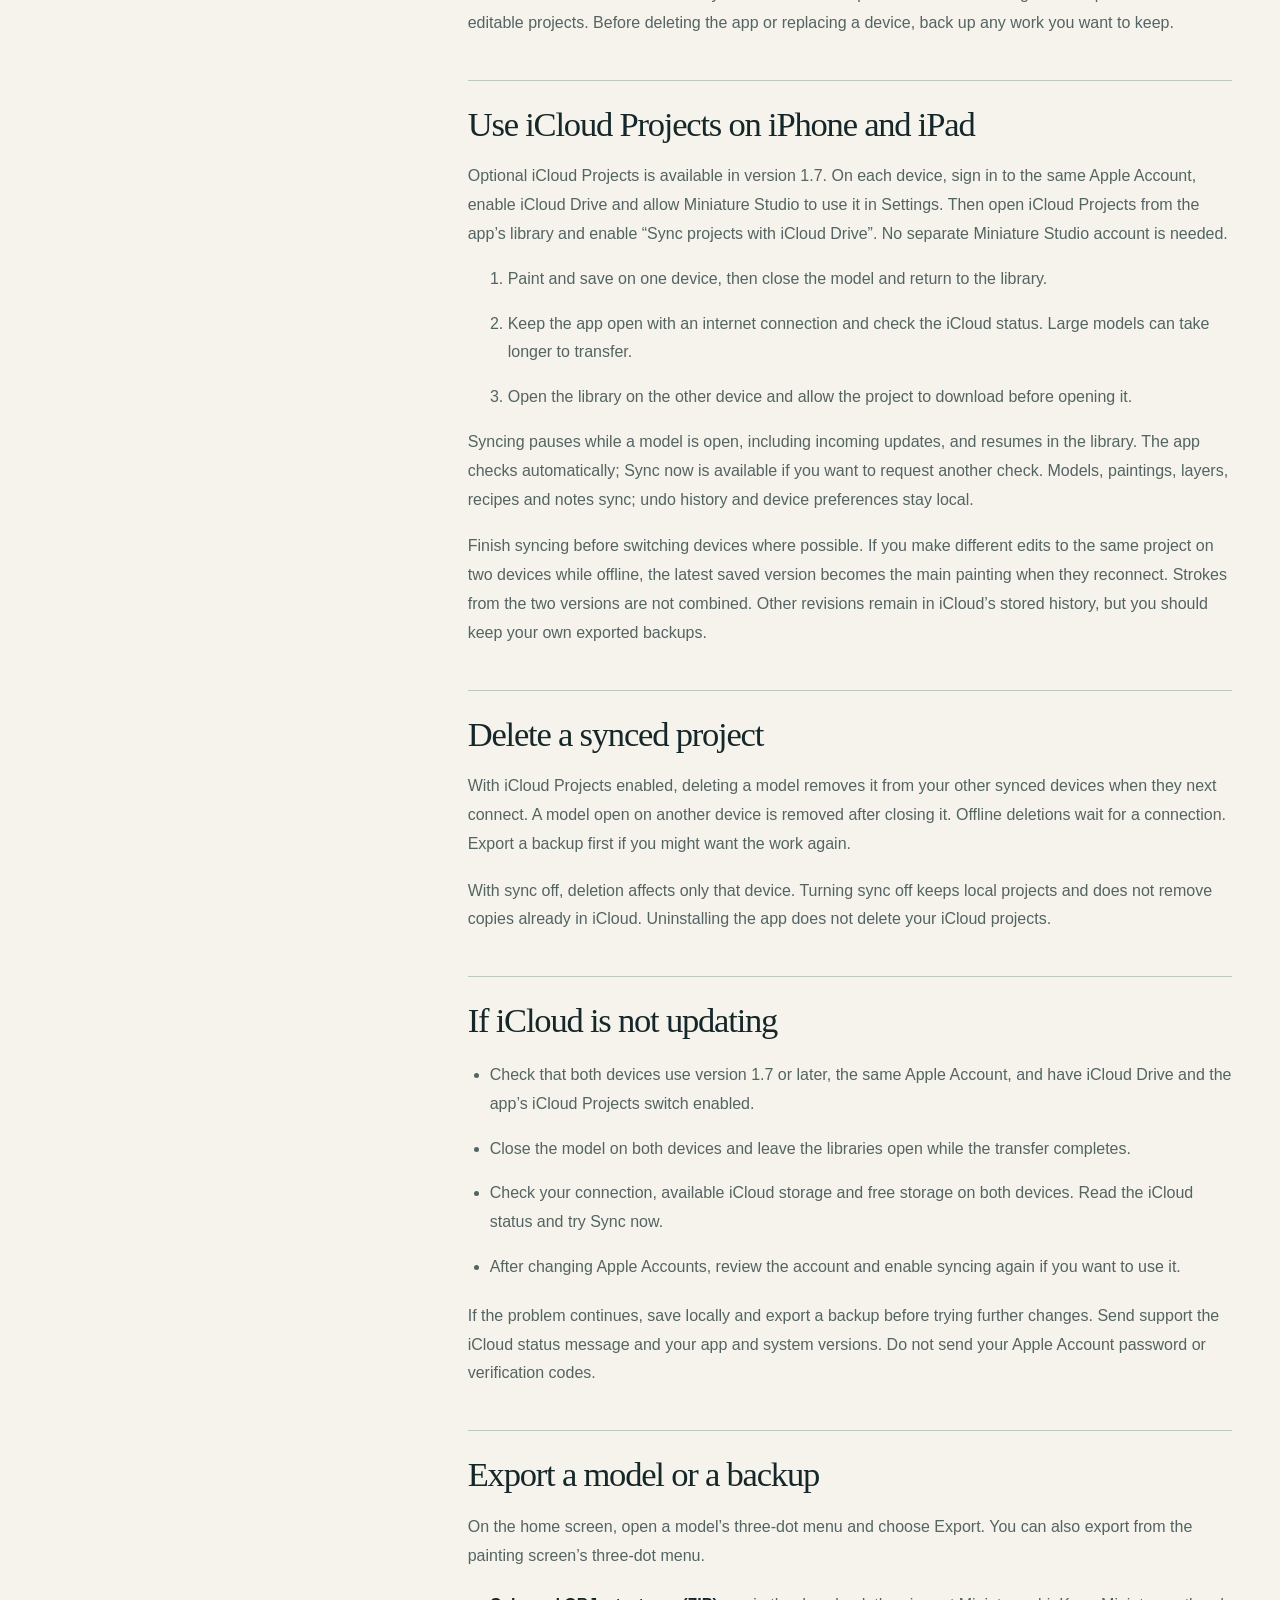
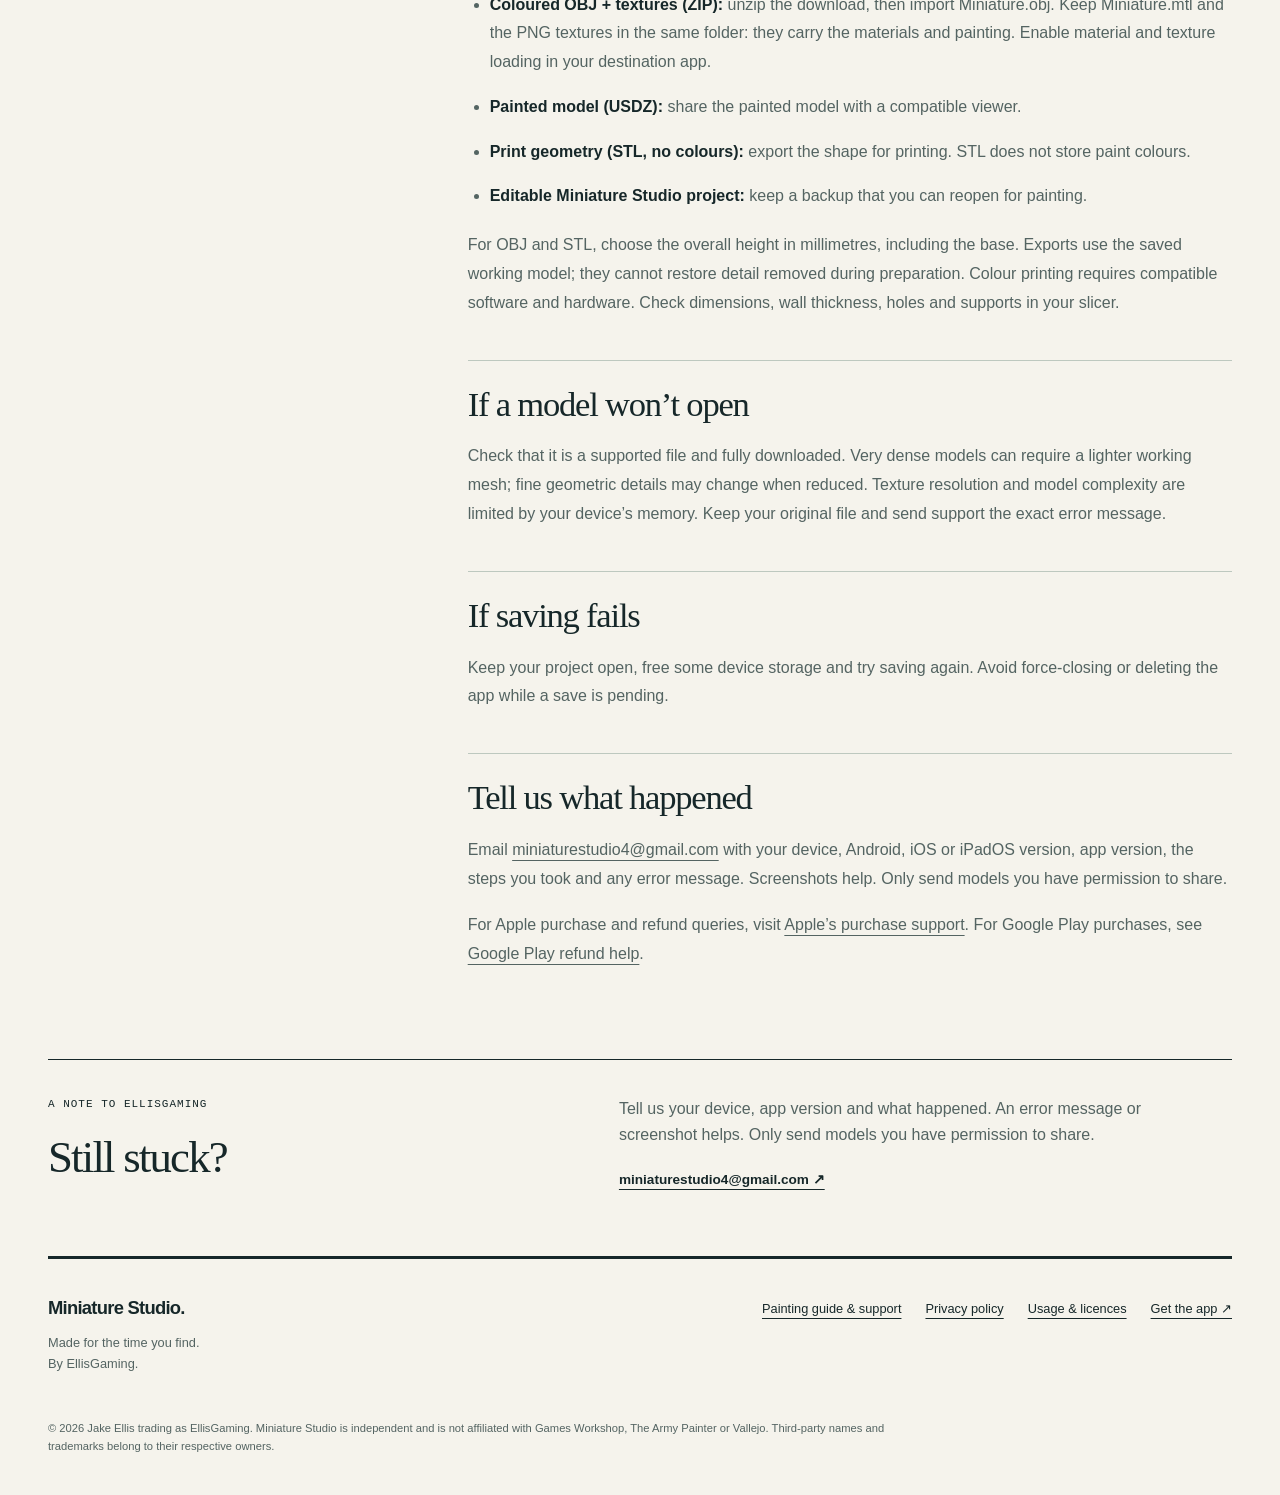
<file: help/index.html>
<!doctype html>
<html lang="en-GB">
<head>
  <meta charset="utf-8"><meta name="viewport" content="width=device-width, initial-scale=1">
  <title>Help &amp; painting guide — Miniature Studio</title>
  <meta name="description" content="Learn painting controls, save locally and sync projects, export models and get help with Miniature Studio.">
  <meta name="theme-color" content="#101b1d">
  <link rel="canonical" href="https://miniature-studio.co.uk/help/">
  <meta property="og:type" content="website"><meta property="og:title" content="Help &amp; painting guide — Miniature Studio">
  <meta property="og:description" content="Learn painting controls, save locally and sync projects, export models and get help with Miniature Studio."><meta property="og:url" content="https://miniature-studio.co.uk/help/">
  <meta property="og:image" content="https://miniature-studio.co.uk/assets/social-preview-android.jpg">
  <link rel="icon" href="../assets/icon.png">
  <style data-studio-page-styles>:root{--ink:#162729;--muted:#546462;--paper:#f5f3ec;--mint:#81e1c9;--line:#bdc8bf;--dark:#101b1d}
*{box-sizing:border-box}html{scroll-behavior:smooth;scroll-padding-top:24px}body{margin:0;background:var(--paper);color:var(--ink);font-family:-apple-system,BlinkMacSystemFont,'Segoe UI',sans-serif;line-height:1.6}a{color:inherit;text-underline-offset:5px}button,input,select{font:inherit}a,button,input,select,summary{-webkit-tap-highlight-color:transparent}a:focus-visible,button:focus-visible,input:focus-visible,select:focus-visible,summary:focus-visible{outline:3px solid #21876c;outline-offset:5px}img{display:block;max-width:100%}h1,h2,h3,p,figure{margin:0}h1,h2,h3{line-height:1.06}p+p{margin-top:18px}.wrap{width:min(1340px,calc(100% - 96px));margin-inline:auto}.section{padding-block:100px}.small{font-size:.8rem;color:var(--muted)}.text-link{font-size:.85rem;font-weight:650;display:inline-block;margin-top:22px}.eyebrow,.issue-line,.cover-spec,.margin-note>span,.workspace-caption>span,.chapter>span,.desk-heading>span,.contact-heading>span,.register-label,.travel-note>span,.platform-label{font:11px/1.5 ui-monospace,SFMono-Regular,Consolas,monospace;letter-spacing:.09em}
.cover{background:var(--dark);color:var(--paper);padding-bottom:0}.header{display:flex;justify-content:space-between;align-items:center;gap:30px;padding-block:28px;border-bottom:1px solid #71877d55}.brand{display:flex;align-items:center;gap:12px;text-decoration:none;font-weight:750;font-size:1.15rem;line-height:1;letter-spacing:-.04em}.brand img{border-radius:9px}nav{display:flex;flex-wrap:wrap;gap:26px;font-size:.8rem}nav a{text-decoration:none;padding-block:10px}.issue-line{display:flex;justify-content:space-between;gap:24px;color:#bed0c5;padding-block:26px}.issue-line a{color:var(--mint)}.cover-story h1{font-size:clamp(65px,9.5vw,148px);font-weight:680;letter-spacing:-.055em;line-height:.97;padding:32px 0 48px}.cover-story h1 span{color:#bed0c5}.cover-story h1 em{font-family:Georgia,serif;color:var(--mint);font-weight:400;letter-spacing:-.065em}.cover-bottom{display:grid;grid-template-columns:1.5fr 1fr;gap:70px;padding-bottom:48px}.cover-bottom>p{font-size:clamp(16px,1.6vw,21px);color:#d2dbd3;max-width:640px}.cover-bottom>div{border-left:1px solid #577068;padding-left:34px;font-size:.9rem;display:flex;align-items:center;justify-content:space-between;gap:24px}.button{display:inline-flex;align-items:center;justify-content:center;min-height:48px;padding:13px 20px;text-decoration:none;font-size:.83rem;font-weight:700;border:1px solid currentColor;line-height:1.4}.primary{background:var(--mint);color:var(--dark);border-color:var(--mint)}.button:hover{filter:brightness(.94)}.cover-spec{display:flex;justify-content:space-between;gap:20px;border-top:1px solid #71877d55;padding:20px 0;color:#bed0c5;font-size:10px}
.opening-spread{display:grid;grid-template-columns:.6fr 1.65fr 1fr;gap:40px;padding:85px 0 100px;align-items:start}.margin-note{border-top:3px solid var(--ink);padding-top:18px}.margin-note p{font:italic 1.4rem/1.3 Georgia,serif;margin:30px 0}.margin-note a{font-size:.75rem}.workspace-stage{min-width:0;padding-top:30px;position:relative}.ruler{height:12px;margin-bottom:30px;background:repeating-linear-gradient(90deg,var(--line) 0 1px,transparent 1px 12px);border-bottom:1px solid var(--line)}.workspace-caption{display:grid;grid-template-columns:1fr 1fr;gap:20px;border-bottom:1px solid var(--line);padding:28px 0}.workspace-caption p{font-size:.8rem;color:var(--muted)}.workspace-notes{padding-top:65px}.workspace-notes h2{font:2.8rem/1.1 Georgia,serif;letter-spacing:-.04em;margin-bottom:26px}.workspace-notes>p{font-size:.9rem;color:var(--muted)}#hero-phone{width:150px;margin:30px auto}.device-frame{padding:10px;background:#172225;border:1px solid #627269;border-radius:24px;box-shadow:0 7px 0 #bac6bb;max-width:100%;margin:auto}.device-screen{overflow:hidden;border-radius:15px;background:#d1dbcb}.device-screen img{width:100%;height:auto}.device-iphone{padding:7px;border-radius:27px;max-width:240px}.device-iphone .device-screen{border-radius:21px}.image-placeholder{aspect-ratio:3/4;display:flex;flex-direction:column;align-items:center;justify-content:center;text-align:center;padding:24px;background:#d1dbcb;color:#284638;background-image:linear-gradient(90deg,transparent calc(50% - .5px),#819b8528 50%,transparent calc(50% + .5px)),linear-gradient(transparent calc(50% - .5px),#819b8528 50%,transparent calc(50% + .5px))}.image-placeholder:before{content:'[ IMAGE ]';font:10px monospace;letter-spacing:.15em;margin-bottom:20px}.image-placeholder strong{font:normal clamp(1.1rem,2.3vw,2.1rem)/1.1 Georgia,serif;max-width:240px}.image-placeholder span{font:10px/1.5 monospace;max-width:180px;margin-top:22px}.device-iphone .image-placeholder{aspect-ratio:9/19.5;background-color:#e1d9c8;padding:14px}.device-iphone .image-placeholder strong{font-size:1.15rem}.device-iphone .image-placeholder span{font-size:9px}
.process{border-top:1px solid var(--ink);display:grid;grid-template-columns:1fr 1.3fr;gap:60px}.chapter{max-width:390px}.chapter h2,.desk-heading h2,.contact-heading h2,.session-film h2{font:clamp(2.8rem,4.8vw,4.5rem)/1.03 Georgia,serif;letter-spacing:-.05em;margin:30px 0}.chapter>p{color:var(--muted)}.process-list{list-style:none;padding:0;margin:0}.process-list li{display:grid;grid-template-columns:60px 1fr;gap:20px;border-top:1px solid var(--line);padding:28px 0}.process-list li>span{font:italic 2.2rem Georgia,serif;color:#5f7e6f}.process-list h3{font-size:1.45rem;letter-spacing:-.035em;margin-bottom:12px}.process-list p{font-size:.93rem;color:var(--muted)}.process-list small{display:block;font:10px monospace;letter-spacing:.08em;margin-top:18px}.gesture-note{grid-column:1/-1;display:flex;gap:35px;border-block:1px solid var(--line);padding:22px 0;font-size:.85rem}.gesture-note strong{white-space:nowrap}.gesture-note p{max-width:780px;color:var(--muted)}
.paint-desk{background:#e5e6da;border-block:1px solid var(--line)}.desk-heading{display:grid;grid-template-columns:.65fr 1.5fr 1fr;gap:35px;align-items:end;margin-bottom:60px}.desk-heading>span{align-self:start}.desk-heading h2{margin:0}.desk-heading>p{font-size:.85rem;color:var(--muted)}.desk-layout{display:grid;grid-template-columns:1fr 1.2fr;gap:90px}.paint-register{min-width:0}.register-label{border-bottom:3px solid var(--ink);padding-bottom:16px}.paint-register article{display:grid;grid-template-columns:30px 1fr;gap:10px 20px;padding:25px 0;border-bottom:1px solid #aebbae}.paint-register article>span{font:11px monospace;padding-top:7px}.paint-register h3{font-size:1.8rem;letter-spacing:-.05em}.paint-register article p{grid-column:2;font-size:.85rem;color:var(--muted)}.paint-register>.small{margin-top:24px;max-width:400px}
.mixing-note{background:#fbfaf4;border:1px solid #9dac9d;padding:30px;min-width:0;box-shadow:7px 7px 0 #c5cec0}.mixing-note figcaption{border-bottom:1px solid var(--line);padding-bottom:22px}.mixing-note figcaption>span{display:block;font:10px monospace;letter-spacing:.1em;color:var(--muted)}.mixing-note figcaption strong{display:block;font:2rem Georgia,serif;margin:12px 0}.mixing-note figcaption small{font-size:.7rem;color:var(--muted)}.mix-ingredients{display:grid;grid-template-columns:minmax(0,1fr) 20px minmax(0,1fr);gap:12px;text-align:center;align-items:start;margin:28px 0}.paint-daub{display:block;height:60px;width:76px;background:var(--swatch);margin:0 auto 16px;border-radius:48% 43% 39% 46%;border:1px solid #16272920}.mix-ingredients strong,.mix-ingredients small,.mix-ingredients div>span:last-child{display:block}.mix-ingredients strong{font-size:.9rem;line-height:1.3}.mix-ingredients small{font-size:.7rem;color:var(--muted);margin:5px 0}.mix-ingredients div>span:last-child{font:italic 1rem Georgia,serif}.mix-plus{font:2rem Georgia,serif;padding-top:13px}.mix-paint-choices{display:grid;grid-template-columns:1fr 1fr;gap:16px;margin:20px 0}.mix-paint-choices select{display:block;width:100%;min-width:0;min-height:48px;padding:9px;background:#fbfaf4;color:var(--ink);border:1px solid #9dac9d;border-radius:0;font-size:16px}.mix-paint-choices label{min-width:0}#mix-demo-controls label{font-size:.8rem;font-weight:600}#mix-demo-controls>label{display:flex;justify-content:space-between}#mix-ratio{width:100%;height:44px;accent-color:#31564e}.ratio-endpoints{display:flex;justify-content:space-between;font-size:.7rem;color:var(--muted)}.mix-result{display:flex;align-items:center;gap:25px;padding:24px 0;margin:22px 0;border-block:1px solid var(--line)}.mixed-stroke{background:var(--mixed);width:45%;height:85px;display:block;border-radius:3% 15% 7% 9%}.mix-result div>span{font:10px monospace}.mix-result strong{font:italic 1.4rem Georgia,serif;display:block;margin:8px 0}.mix-result code{font-size:.75rem}#mix-demo-note{font-size:.72rem;color:var(--muted)}
.session-film{display:grid;grid-template-columns:1fr 1.8fr;gap:70px;align-items:center}.session-film p{font-size:.9rem;color:var(--muted)}.video-placeholder{min-height:330px;border:1px solid #6d8377;background:#20342e;color:#f5f3ec;display:flex;flex-direction:column;justify-content:center;padding:45px}.video-placeholder>span{font:11px monospace;letter-spacing:.12em;color:#b8cec0}.video-placeholder strong{font:italic 2.8rem/1.05 Georgia,serif;margin:30px 0;max-width:400px}.video-placeholder p{color:#b8cec0;font-size:.8rem}#painting-video video{display:block;width:100%;max-height:650px;background:var(--dark)}.video-transcript{margin-top:20px}
.gallery-section{background:var(--dark);color:var(--paper)}.contact-heading{display:grid;grid-template-columns:.65fr 1.5fr 1fr;gap:35px;align-items:end;margin-bottom:50px}.contact-heading h2{margin:0}.contact-heading>span{align-self:start;color:var(--mint)}.contact-heading>p{font-size:.9rem;color:#bed0c5}.gallery-grid{display:grid;grid-template-columns:repeat(4,minmax(0,1fr));border-left:1px solid #71877d55;border-top:1px solid #71877d55}.gallery-item{padding:22px;border-right:1px solid #71877d55;border-bottom:1px solid #71877d55;min-width:0}.gallery-item:first-child{grid-column:span 2;grid-row:span 2}.gallery-stage{font:10px/1.5 monospace;color:#b9c9bd;letter-spacing:.06em;margin-bottom:24px}.gallery-item button,.gallery-slot{width:100%;display:block;border:0;background:transparent;padding:6px 10px 20px}.gallery-item button{cursor:zoom-in}.gallery-item .device-frame{max-width:200px;box-shadow:none;padding:6px;border-radius:17px}.gallery-item:first-child .device-frame{max-width:360px}.gallery-item .device-screen{border-radius:11px}.gallery-item .device-iphone{max-width:125px}.gallery-item .image-placeholder{padding:15px}.gallery-item .image-placeholder strong{font-size:1.2rem}.gallery-item:first-child .image-placeholder strong{font-size:2rem}.gallery-item .image-placeholder span{font-size:9px}.gallery-item figcaption strong{display:block;font-size:.85rem;line-height:1.3}.gallery-item figcaption span{display:block;font:italic .9rem/1.4 Georgia,serif;color:#b9c9bd;margin-top:8px}.gallery-section .small{color:#b9c9bd;margin-top:22px}
.travel-note{display:grid;grid-template-columns:.65fr 1.5fr 1fr;gap:35px;padding-block:80px;border-bottom:1px solid var(--ink)}.travel-note>p{font:italic clamp(2rem,3.6vw,3.3rem)/1.12 Georgia,serif;letter-spacing:-.04em}.travel-note>div{font-size:.9rem;color:var(--muted)}
.section-heading{display:grid;grid-template-columns:1.5fr 1fr;gap:40px;align-items:end;margin-bottom:40px}.section-heading h2{font:clamp(2.5rem,4vw,3.8rem)/1.05 Georgia,serif;letter-spacing:-.04em;margin-top:20px}.section-heading>p{color:var(--muted);font-size:.9rem}.release-grid{display:grid;grid-template-columns:1.3fr 1fr;border-block:1px solid var(--ink)}.release-card{padding:36px 40px 36px 0}.release-card+.release-card{padding-left:40px;border-left:1px solid var(--line)}.release-card h3{font-size:2rem;margin:20px 0}.release-card>p{font-size:.9rem}.release-card .release-date{font-size:1.4rem}.release-card .price{font:3.5rem Georgia,serif;margin:30px 0}.price small{display:block;font:11px/1.5 monospace;margin-top:8px;color:var(--muted)}.availability{color:var(--muted)}.faq{padding-top:0;display:grid;grid-template-columns:1fr 1.5fr;gap:0 60px}.faq>.eyebrow{grid-column:1}.faq>h2{grid-column:1;grid-row:2/9;font:2.7rem/1.05 Georgia,serif;letter-spacing:-.04em;max-width:280px;margin-top:25px}.faq details{grid-column:2;border-bottom:1px solid var(--line);padding:20px 0}.faq details:first-of-type{grid-row:1/3}.faq summary{cursor:pointer;font-size:.95rem;font-weight:600}.faq details p{font-size:.88rem;color:var(--muted);margin-top:16px}.footer{border-top:3px solid var(--ink);display:grid;grid-template-columns:1fr 1fr;gap:30px;padding-block:40px}.footer>div:nth-child(2){display:flex;gap:24px;flex-wrap:wrap;justify-content:end;align-content:start;font-size:.8rem}.footer p{font-size:.8rem;color:var(--muted);margin-top:16px}.footer .legal{grid-column:1/-1;font-size:.7rem;max-width:850px}#social-links{display:flex;gap:20px}.prose{max-width:760px;margin:70px auto 100px}.prose h1{font:clamp(2.8rem,6vw,4rem)/1.1 Georgia,serif;letter-spacing:-.05em;margin-bottom:30px}.prose h2{font-size:1.5rem;margin:35px 0 16px}.prose p{color:var(--muted)}.prose .button{margin-top:25px}.prose>.eyebrow{margin-bottom:20px}dialog{max-width:95vw;max-height:95vh;padding:24px;background:var(--paper);border:1px solid var(--line)}dialog::backdrop{background:#101b1dee}dialog img{max-width:85vw;max-height:78vh;width:auto;height:auto;margin:auto;object-fit:contain}.close{display:block;margin-left:auto;background:none;border:0;font-size:2rem;min-width:44px;min-height:44px;cursor:pointer}dialog p{margin-top:20px}.skip{position:absolute;left:12px;top:-100px;z-index:5;background:var(--paper);color:var(--ink);padding:12px}.skip:focus{top:12px}[hidden]{display:none!important}
@media(min-width:1500px){.cover-story h1{font-size:150px}}
@media(max-width:1100px){.wrap{width:calc(100% - 64px)}.cover-bottom{gap:30px}.cover-bottom>div{display:block}.cover-bottom .button{margin-top:18px}.opening-spread{grid-template-columns:1.5fr 1fr;gap:35px}.margin-note{grid-column:1/-1;display:flex;justify-content:space-between;align-items:center;gap:25px}.margin-note p{margin:0;font-size:1.2rem}.workspace-notes{padding-top:55px}.desk-layout{gap:45px}.desk-heading,.contact-heading,.travel-note{grid-template-columns:1fr 1.5fr}.desk-heading>span,.contact-heading>span,.travel-note>span{grid-column:1/-1}.session-film{gap:35px}.gallery-grid{grid-template-columns:repeat(3,minmax(0,1fr))}.gallery-item:first-child{grid-row:auto}.faq{gap:0 30px}}
@media(max-width:720px){.wrap{width:calc(100% - 40px)}.section{padding-block:60px}.header{gap:20px;align-items:start}.brand{font-size:1rem}.brand img{width:34px;height:34px}nav{max-width:200px;gap:4px 18px;justify-content:end;font-size:.72rem}.issue-line{display:block;font-size:9px}.issue-line a{display:block;margin-top:12px}.cover-story h1{font-size:clamp(58px,11.8vw,85px);padding:15px 0 32px}.cover-bottom{grid-template-columns:1fr;gap:25px}.cover-bottom>div{border-left:0;border-top:1px solid #71877d55;padding:22px 0 0;display:flex;font-size:.8rem}.cover-bottom .button{margin:0}.cover-spec{display:grid;grid-template-columns:1fr 1fr;font-size:9px;gap:12px}.opening-spread{grid-template-columns:1fr;padding-block:45px 60px}.margin-note{display:block}.margin-note p{margin:18px 0}.workspace-stage{padding-top:0}.workspace-stage .device-frame{max-width:420px}.workspace-caption{grid-template-columns:1fr 1fr}.workspace-notes{padding-top:10px;display:grid;grid-template-columns:1fr 135px;gap:20px}.workspace-notes h2,.workspace-notes>p{grid-column:1}.workspace-notes h2{font-size:2.3rem;margin:0}.workspace-notes>p{margin:0}.workspace-notes #hero-phone{grid-column:2;grid-row:1/5;width:130px;margin:0}.workspace-notes .small{grid-column:1/-1}.process{grid-template-columns:1fr;gap:30px}.chapter{max-width:none}.chapter h2{font-size:3.3rem}.process-list li{grid-template-columns:40px 1fr;gap:15px}.gesture-note{display:block;margin-top:0}.gesture-note p{margin-top:12px}.desk-heading,.contact-heading,.travel-note{grid-template-columns:1fr;gap:24px}.desk-heading h2,.contact-heading h2{font-size:3.2rem}.desk-heading{margin-bottom:35px}.desk-layout{grid-template-columns:1fr;gap:40px}.paint-register article{padding:20px 0}.paint-register h3{font-size:1.6rem}.mixing-note{padding:24px;box-shadow:4px 4px 0 #c5cec0}.session-film{grid-template-columns:1fr;gap:30px}.session-film h2{margin:20px 0}.video-placeholder{min-height:280px;padding:28px}.video-placeholder strong{font-size:2.3rem}.gallery-grid{grid-template-columns:1fr 1fr}.gallery-item{padding:16px}.gallery-item:first-child{grid-column:span 2}.gallery-item .image-placeholder strong{font-size:1rem}.gallery-item .image-placeholder span{font-size:8px}.gallery-item button,.gallery-slot{padding:0 0 18px}.travel-note{padding-block:55px}.travel-note>div{max-width:440px}.section-heading{grid-template-columns:1fr;gap:20px}.release-grid{grid-template-columns:1fr}.release-card{padding:30px 0}.release-card+.release-card{border-left:0;border-top:1px solid var(--line);padding:30px 0}.faq{display:block;padding-top:0}.faq>h2{margin:20px 0 30px;max-width:none}.footer{grid-template-columns:1fr}.footer>div:nth-child(2){justify-content:start;gap:20px}.footer .legal{grid-column:1}.prose{margin-top:40px}}
@media(max-width:380px){.wrap{width:calc(100% - 32px)}nav{gap:2px 12px;max-width:155px;font-size:.68rem}.cover-story h1{font-size:54px}.cover-bottom>div{display:block}.cover-bottom .button{margin-top:18px}.workspace-notes{grid-template-columns:1fr}.workspace-notes #hero-phone{grid-column:1;grid-row:auto;margin:auto}.mixing-note{padding:18px}.mix-paint-choices{grid-template-columns:1fr}.gallery-item{padding:12px}.gallery-item .image-placeholder{padding:10px}.gallery-stage{font-size:9px}.gallery-item figcaption strong{font-size:.8rem}}
.device-screen video{display:block;width:100%;height:auto;object-fit:contain;background:var(--dark)}
/* Device shells surround the capture; nothing is drawn over app content. */
.device-frame{position:relative;background:linear-gradient(135deg,#535858,#171a1b 25%,#34393a 80%,#777e7d);border:1px solid #8a9290;box-shadow:0 2px 0 #090c0d,0 16px 32px #0003;padding:12px;border-radius:24px}
.device-screen{border:1px solid #080a0b;background:#000;border-radius:12px;overflow:hidden}
.device-screen img{display:block;width:100%;height:auto;object-fit:contain;border-radius:0}
.device-frame:before{content:'';position:absolute;right:-4px;top:18%;height:8%;width:3px;background:#697170;border-radius:0 2px 2px 0}
.device-ipad{padding:14px;border-radius:24px}
.device-iphone{padding:9px;border-radius:32px}
.device-iphone .device-screen{border-radius:23px}
.device-duo{padding:11px;border-radius:25px;box-shadow:inset 3px 0 #929997,0 2px 0 #080a0b,0 16px 32px #0003}
.device-duo:after{content:'';position:absolute;left:-4px;top:44%;height:12%;width:4px;background:#777f7d;border-radius:3px 0 0 3px}
.gallery-item .device-switch{display:flex;flex-wrap:wrap;gap:8px;margin:0 0 24px}
.gallery-item .device-switch button{display:inline-block;width:auto;padding:8px 12px;border:1px solid #71877d88;border-radius:20px;font:12px/1.2 inherit;color:var(--paper);cursor:pointer}
.gallery-item .device-switch button[aria-pressed=true]{background:var(--mint);color:var(--dark);border-color:var(--mint)}
.device-switch button:focus-visible,.screenshot-open:focus-visible{outline:3px solid var(--mint);outline-offset:5px}
.gallery-item .screenshot-open{height:560px;display:flex;align-items:center;justify-content:center}
.gallery-item .screenshot-open .device-frame{width:350px;max-width:100%;padding:10px;border-radius:23px;box-shadow:0 12px 25px #0005}
.gallery-item .screenshot-open .device-iphone{width:231px;border-radius:30px;padding:8px}
.gallery-item .screenshot-open .device-iphone .device-screen{border-radius:21px}
.gallery-item .screenshot-open .device-duo{box-shadow:inset 3px 0 #929997,0 12px 25px #0005}
#lightbox{width:min(94vw,1100px);max-height:94dvh;padding:48px 24px 20px;background:var(--dark);color:var(--paper)}
#lightbox-media .device-frame{width:fit-content;max-width:100%;box-shadow:none}
#lightbox-media .device-screen img{width:auto;max-width:100%;height:auto;max-height:calc(94dvh - 160px);object-fit:contain}
#lightbox .close{position:absolute;right:10px;top:4px;z-index:2;color:var(--paper)}
@media(max-width:720px){.gallery-item .screenshot-open{height:460px}.gallery-item .screenshot-open .device-frame{width:290px}.gallery-item .screenshot-open .device-iphone{width:192px}#lightbox{padding-inline:12px}}
.recording-placeholder:before{content:'[ VIDEO ]'}
.video-error{padding:16px;font-size:.8rem;color:var(--ink)}
/* Larger pictures, earlier in the visit. */
.gallery-grid{grid-template-columns:repeat(2,minmax(0,1fr))}
.gallery-item:first-child{grid-column:auto;grid-row:auto}
.gallery-item{padding:32px}
.gallery-item .device-frame,.gallery-item:first-child .device-frame{max-width:460px}
.gallery-item .device-iphone{max-width:250px}
.gallery-item figcaption strong{font-size:1.05rem}
.gallery-item .image-placeholder strong{font-size:1.8rem}
.gallery-item .image-placeholder span{font-size:11px}
.launch-reminder{position:fixed;right:24px;bottom:24px;z-index:20;width:min(410px,calc(100% - 32px));max-height:calc(100dvh - 32px);overflow:auto;background:var(--paper);color:var(--ink);padding:30px;border:1px solid #799687;border-top:5px solid var(--mint);box-shadow:0 12px 45px #101b1d55}
.launch-reminder .eyebrow{padding-right:24px;font-size:10px}
.launch-reminder h2{font:2rem/1.1 Georgia,serif;margin:20px 0 16px;letter-spacing:-.04em}
.launch-reminder>p:not(.eyebrow){font-size:.9rem}
.launch-reminder .button{width:100%;margin:22px 0 14px}
.launch-reminder p.small{font-size:.74rem;margin:0}
.reminder-close{position:absolute;top:8px;right:8px;width:44px;height:44px;border:0;background:transparent;font-size:1.7rem;cursor:pointer}
.reminder-later{background:none;border:0;text-decoration:underline;text-underline-offset:4px;min-height:44px;padding:12px 0 0;font-size:.8rem;cursor:pointer;color:var(--muted)}
@media(max-width:720px){.gallery-grid{grid-template-columns:1fr}.gallery-item{padding:24px}.gallery-item .device-frame{max-width:420px}.gallery-item .device-iphone{max-width:230px}.launch-reminder{right:16px;bottom:16px;padding:24px}}
@media(prefers-reduced-motion:reduce){html{scroll-behavior:auto}}
/* The help desk: the same paper, ink and margin notes as the main site. */
.information-cover{padding-block:42px 58px}
.information-cover>.eyebrow{color:#bed0c5}
.information-cover h1{font-size:clamp(54px,7vw,100px);font-weight:680;letter-spacing:-.055em;line-height:1.02;margin:32px 0}
.information-cover h1 em{font-family:Georgia,serif;font-weight:400;color:var(--mint)}
.information-intro{display:flex;justify-content:space-between;gap:36px;align-items:end;border-top:1px solid #71877d55;padding-top:26px}
.information-intro p{max-width:580px;color:#d2dbd3;font-size:1.05rem}
.information-intro .text-link{color:var(--mint);flex-shrink:0;margin:0}
.information-page nav a[aria-current=page]{text-decoration:underline;text-decoration-color:var(--mint);text-decoration-thickness:2px}
.information-layout{display:grid;grid-template-columns:minmax(200px,1fr) minmax(0,2.25fr);gap:80px;padding-block:64px 90px;align-items:start}
.information-index{border-top:3px solid var(--ink);padding-top:18px}
.information-index nav{display:flex;flex-direction:column;gap:0;max-width:none;margin:20px 0 28px}
.information-index nav a{display:grid;grid-template-columns:24px 1fr;gap:10px;border-bottom:1px solid var(--line);padding:12px 0;line-height:1.4;font-size:.83rem}
.information-index nav span{font:10px/1.8 ui-monospace,SFMono-Regular,Consolas,monospace;color:var(--muted)}
.information-index nav a:hover{color:#216650}
.information-body{max-width:780px;min-width:0}
.information-body h2{font:clamp(1.65rem,2.7vw,2.3rem)/1.15 Georgia,serif;letter-spacing:-.035em;margin:42px 0 18px;padding-top:24px;border-top:1px solid var(--line);scroll-margin-top:28px}
.information-body h2:first-child{margin-top:0}
.information-body p,.information-body li{color:var(--muted);font-size:1rem;line-height:1.8}
.information-body strong{color:var(--ink)}
.information-body ul{padding-left:22px;margin-block:20px}
.information-body li+li{margin-top:16px}
.information-body a,.information-contact a{overflow-wrap:anywhere}
.information-body>p:first-child{padding:20px 24px;background:#e5e6da;border-left:3px solid #5b8070;font-size:.9rem}
.information-contact{display:grid;grid-template-columns:1fr 1.2fr;gap:60px;border-top:1px solid var(--ink);padding-block:36px 64px}
.information-contact h2{font:clamp(2rem,3.5vw,3.2rem)/1.1 Georgia,serif;letter-spacing:-.04em;margin-top:20px}
.information-contact p:not(.eyebrow){max-width:550px;color:var(--muted)}
@media(max-width:1000px){.information-layout{gap:40px;grid-template-columns:minmax(180px,1fr) minmax(0,2fr)}}
@media(max-width:720px){.information-cover{padding-block:28px 36px}.information-cover h1{font-size:clamp(48px,10vw,72px);margin-block:24px}.information-intro{display:block}.information-intro .text-link{margin-top:22px}.information-layout{display:block;padding-block:32px 54px}.information-index{margin-bottom:36px}.information-index nav{display:grid;grid-template-columns:1fr 1fr;gap:0 20px;justify-content:start}.information-index nav a{font-size:.8rem}.information-index>.small{max-width:440px}.information-contact{grid-template-columns:1fr;gap:24px}.information-page .header{align-items:center}.information-page .header nav{max-width:none;gap:4px 14px}}
@media(max-width:380px){.information-index nav{grid-template-columns:1fr}.information-page .header{gap:12px}.information-page .header nav{gap:2px 10px;font-size:.7rem}}

/* Store links for the Apple and Android releases. */
.store-announcements{display:flex;flex-wrap:wrap;gap:12px 24px;justify-content:flex-end}
.cover-bottom>.store-downloads{display:flex;flex-direction:column;align-items:flex-start;justify-content:center;gap:16px;font-size:1rem}
.store-buttons{display:flex;flex-wrap:wrap;gap:12px}
.store-buttons .button{margin:0;font-size:1rem}
@media(max-width:720px){.store-announcements{justify-content:flex-start;gap:0 20px}}

/* Both platforms share the same visual weight and accessible controls. */
.store-buttons{display:grid;grid-template-columns:1fr;width:100%;max-width:300px}
.store-buttons .button{width:100%;min-height:52px}
.release-grid{grid-template-columns:repeat(2,minmax(0,1fr))}
.release-card{display:flex;flex-direction:column;align-items:flex-start}
.release-card .button{margin-top:auto;min-height:52px;font-size:1rem}
.release-card .platform-label{font-size:.875rem}
.device-caption{margin-top:16px;text-align:center;font-size:.875rem;color:var(--muted)}
.device-android{padding:9px;border-radius:24px;max-width:240px}
.device-android .device-screen{border-radius:16px}
.gallery-item .screenshot-open .device-android{width:218px;padding:8px;border-radius:24px}
.gallery-item .device-switch button{min-height:44px;font-size:.875rem}
@media(max-width:720px){.release-grid{grid-template-columns:1fr}.gallery-item .screenshot-open .device-android{width:184px}}
</style>
</head>
<body class="information-page">
<a class="skip" href="#main">Skip to content</a>
<div class="cover">
  <header class="header wrap">
    <a class="brand" href="../"><img src="../assets/icon.png" width="42" height="42" alt=""><span>Miniature<br>Studio.</span></a>
    <nav aria-label="Main navigation"><a href="../">The app</a><a href="../help/" aria-current="page">Help</a><a href="../policy/" >Privacy</a><a href="../usage/" >Usage</a></nav>
  </header>
  <div class="information-cover wrap">
    <p class="eyebrow">FIELD NOTES / HELP &amp; SUPPORT</p>
    <h1>Back to<br><em>painting.</em></h1>
    <div class="information-intro"><p>Your first miniature, your next brushstroke, or a little help when something goes wrong. Start here.</p><a class="text-link" href="mailto:miniaturestudio4@gmail.com?subject=Miniature Studio support">Email support ↗</a></div>
  </div>
</div>
<main id="main" class="information-layout wrap">
  <aside class="information-index"><p class="eyebrow">ON THIS PAGE</p><nav aria-label="Page contents"><a href="#start-painting-on-android"><span>01</span>Start painting on Android</a><a href="#android-cloud-folder"><span>02</span>Sync a folder on Android</a><a href="#start-your-first-project"><span>03</span>Start your first project on iPhone or iPad</a><a href="#paint-rotate-and-zoom"><span>04</span>Paint, rotate and zoom</a><a href="#set-up-your-workspace"><span>05</span>Set up your workspace</a><a href="#colour-mixing"><span>06</span>Choose a brand and mix a colour</a><a href="#build-up-your-painting"><span>07</span>Build up your painting</a><a href="#take-it-offline"><span>08</span>Take it offline</a><a href="#save-and-back-up"><span>09</span>Save and back up</a><a href="#icloud-projects"><span>10</span>Use iCloud Projects on iPhone and iPad</a><a href="#delete-a-synced-project"><span>11</span>Delete a synced project</a><a href="#if-icloud-is-not-updating"><span>12</span>If iCloud is not updating</a><a href="#export-a-model-or-a-backup"><span>13</span>Export a model or a backup</a><a href="#if-a-model-won-t-open"><span>14</span>If a model won’t open</a><a href="#if-saving-fails"><span>15</span>If saving fails</a><a href="#tell-us-what-happened"><span>16</span>Tell us what happened</a></nav><p class="small">For iPhone, iPad and the Android edition. Start with the instructions for your device.</p></aside>
  <article class="information-body" aria-label="Help &amp; painting guide"><h2 id="start-painting-on-android">Start painting on Android</h2>
<p>This guide describes the Google Play edition, available now. It requires Android 10 or later and OpenGL ES 3.0. Choose Paint Demo Marine to try the brushes, or import your own model from the library. Paint with one finger in Paint mode. Switch to Move to orbit with one finger, or use two fingers to pan and pinch to zoom. With a supported pressure-sensitive stylus, paint with the pen and navigate with your fingers.</p>
<p>Strokes and layer edits save on your device. To take an editable painting to another device, open the painting menu, choose Export model / backup and select the editable <code>.miniaturestudio</code> project. Transfer the file and import it on the other device to keep its layers, masks, recipe and painting history.</p>
<h2 id="android-cloud-folder">Sync a folder on Android</h2>
<ol><li>From the library menu, open Cloud folder sync, then Choose folder. Pick a dedicated folder in a provider that supports Android folder access. For syncing between devices, choose the same cloud-backed folder on each.</li><li>Return to the library and choose Sync now, or leave the app open for its next check. Your provider controls when changes upload and download. A folder stored only on one device stays local.</li><li>If two devices edit offline, check the library for separate conflict copies. If another synced device removes a painting, look under Cloud folder sync, then Recover painting. Disconnecting a folder keeps existing copies.</li></ol>
<p>Folder sync exchanges Android snapshots. To move between Android and iCloud Projects, use the editable project export above.</p>
<h2 id="start-your-first-project">Start your first project on iPhone or iPad</h2>
<p>Choose Paint Demo Marine to start with the included model. To use your own STL, choose Prepare STL in the library and select the file. Review its dimensions and preparation settings, prepare it, then choose Paint This Miniature. Keep your original source file.</p>
<h2 id="paint-rotate-and-zoom">Paint, rotate and zoom</h2>
<p>With touch, choose Paint mode for brushstrokes and Move mode for navigation. On iPad with Apple Pencil, the Pencil paints, one finger rotates, two fingers move and pinching zooms. Apple Pencil is optional; touch painting works on both iPhone and iPad.</p>
<h2 id="set-up-your-workspace">Set up your workspace</h2>
<p>Open the palette button to choose paint and adjust the brush. Drag the panel by its handle to move it, or close it for more canvas space. Open it again from the palette button.</p>
<h2 id="colour-mixing">Choose a brand and mix a colour</h2>
<p>In the Paint Library, use the brand selector to choose Citadel, The Army Painter or Vallejo, then select a range. You can search for a paint name or product code and save favourites.</p>
<p>Choose Mix colours, add two to four supported paints, then set the parts for each ingredient. For example, three parts blue and one part white is a 3:1 mix. Ingredients can come from different brands. Choose how to apply the mix, give it a name and select Save &amp; Use. Find it again in Mixes; its recipe retains the paints and proportions.</p>
<p>Clear mediums and reference-only effects cannot be mixed. Digital colours are estimates, not exact predictions of how physical paints blend.</p>
<h2 id="build-up-your-painting">Build up your painting</h2>
<p>Begin with a basecoat, add layers and explore shades and contrast-style paints. The drybrush coverage control moves from light edge-catching strokes to broader raised-surface coverage. Selecting a spray paint lets you cover the whole model with one tap, so use it when you intend to coat every surface.</p>
<h2 id="take-it-offline">Take it offline</h2>
<p>Download source models and any iCloud projects you want to use before travelling, and check that they open on that device. Core preparation, painting and local saving work without internet. iCloud syncing, online file providers and online sharing need a connection. Offline edits stay local until you reconnect and close the model.</p>
<h2 id="save-and-back-up">Save and back up</h2>
<p>On iPhone and iPad, use the Save button on the painting screen whenever you want a save point. In version 1.7, automatic saving runs every five minutes and when leaving a project or moving the app into the background. Return to the library and allow saving to finish before closing the app. Force-quitting or a crash can lose changes that have not finished saving.</p>
<p>“Undo saved step” returns to the previous save point, so strokes between saves share that step. Tap Save before a change you want to undo separately.</p>
<p>Export an editable Miniature Studio project to keep an independent backup. iCloud sync is not a backup: deletions and newer edits can carry across devices. Exported models and images are separate from editable projects. Before deleting the app or replacing a device, back up any work you want to keep.</p>
<h2 id="icloud-projects">Use iCloud Projects on iPhone and iPad</h2>
<p>Optional iCloud Projects is available in version 1.7. On each device, sign in to the same Apple Account, enable iCloud Drive and allow Miniature Studio to use it in Settings. Then open iCloud Projects from the app’s library and enable “Sync projects with iCloud Drive”. No separate Miniature Studio account is needed.</p>
<ol><li>Paint and save on one device, then close the model and return to the library.</li><li>Keep the app open with an internet connection and check the iCloud status. Large models can take longer to transfer.</li><li>Open the library on the other device and allow the project to download before opening it.</li></ol>
<p>Syncing pauses while a model is open, including incoming updates, and resumes in the library. The app checks automatically; Sync now is available if you want to request another check. Models, paintings, layers, recipes and notes sync; undo history and device preferences stay local.</p>
<p>Finish syncing before switching devices where possible. If you make different edits to the same project on two devices while offline, the latest saved version becomes the main painting when they reconnect. Strokes from the two versions are not combined. Other revisions remain in iCloud’s stored history, but you should keep your own exported backups.</p>
<h2 id="delete-a-synced-project">Delete a synced project</h2>
<p>With iCloud Projects enabled, deleting a model removes it from your other synced devices when they next connect. A model open on another device is removed after closing it. Offline deletions wait for a connection. Export a backup first if you might want the work again.</p>
<p>With sync off, deletion affects only that device. Turning sync off keeps local projects and does not remove copies already in iCloud. Uninstalling the app does not delete your iCloud projects.</p>
<h2 id="if-icloud-is-not-updating">If iCloud is not updating</h2>
<ul><li>Check that both devices use version 1.7 or later, the same Apple Account, and have iCloud Drive and the app’s iCloud Projects switch enabled.</li><li>Close the model on both devices and leave the libraries open while the transfer completes.</li><li>Check your connection, available iCloud storage and free storage on both devices. Read the iCloud status and try Sync now.</li><li>After changing Apple Accounts, review the account and enable syncing again if you want to use it.</li></ul>
<p>If the problem continues, save locally and export a backup before trying further changes. Send support the iCloud status message and your app and system versions. Do not send your Apple Account password or verification codes.</p>
<h2 id="export-a-model-or-a-backup">Export a model or a backup</h2>
<p>On the home screen, open a model’s three-dot menu and choose Export. You can also export from the painting screen’s three-dot menu.</p>
<ul><li><strong>Coloured OBJ + textures (ZIP):</strong> unzip the download, then import Miniature.obj. Keep Miniature.mtl and the PNG textures in the same folder: they carry the materials and painting. Enable material and texture loading in your destination app.</li><li><strong>Painted model (USDZ):</strong> share the painted model with a compatible viewer.</li><li><strong>Print geometry (STL, no colours):</strong> export the shape for printing. STL does not store paint colours.</li><li><strong>Editable Miniature Studio project:</strong> keep a backup that you can reopen for painting.</li></ul>
<p>For OBJ and STL, choose the overall height in millimetres, including the base. Exports use the saved working model; they cannot restore detail removed during preparation. Colour printing requires compatible software and hardware. Check dimensions, wall thickness, holes and supports in your slicer.</p>
<h2 id="if-a-model-won-t-open">If a model won’t open</h2>
<p>Check that it is a supported file and fully downloaded. Very dense models can require a lighter working mesh; fine geometric details may change when reduced. Texture resolution and model complexity are limited by your device’s memory. Keep your original file and send support the exact error message.</p>
<h2 id="if-saving-fails">If saving fails</h2>
<p>Keep your project open, free some device storage and try saving again. Avoid force-closing or deleting the app while a save is pending.</p>
<h2 id="tell-us-what-happened">Tell us what happened</h2>
<p>Email <a href="mailto:miniaturestudio4@gmail.com">miniaturestudio4@gmail.com</a> with your device, Android, iOS or iPadOS version, app version, the steps you took and any error message. Screenshots help. Only send models you have permission to share.</p>
<p>For Apple purchase and refund queries, visit <a href="https://reportaproblem.apple.com/">Apple’s purchase support</a>. For Google Play purchases, see <a href="https://support.google.com/googleplay/answer/2479637">Google Play refund help</a>.</p>
</article>
</main>
<section class="information-contact wrap" aria-labelledby="contact-title"><div><p class="eyebrow">A NOTE TO ELLISGAMING</p><h2 id="contact-title">Still stuck?</h2></div><div><p>Tell us your device, app version and what happened. An error message or screenshot helps. Only send models you have permission to share.</p><a class="text-link" href="mailto:miniaturestudio4@gmail.com">miniaturestudio4@gmail.com ↗</a></div></section>
<footer class="wrap footer"><div><a class="brand" href="../">Miniature Studio.</a><p>Made for the time you find.<br>By EllisGaming.</p></div><div><a href="../help/">Painting guide &amp; support</a><a href="../policy/">Privacy policy</a><a href="../usage/">Usage &amp; licences</a><a href="../#release">Get the app ↗</a></div><p class="legal">© 2026 Jake Ellis trading as EllisGaming. Miniature Studio is independent and is not affiliated with Games Workshop, The Army Painter or Vallejo. Third-party names and trademarks belong to their respective owners.</p></footer>
</body>
</html>
</file>
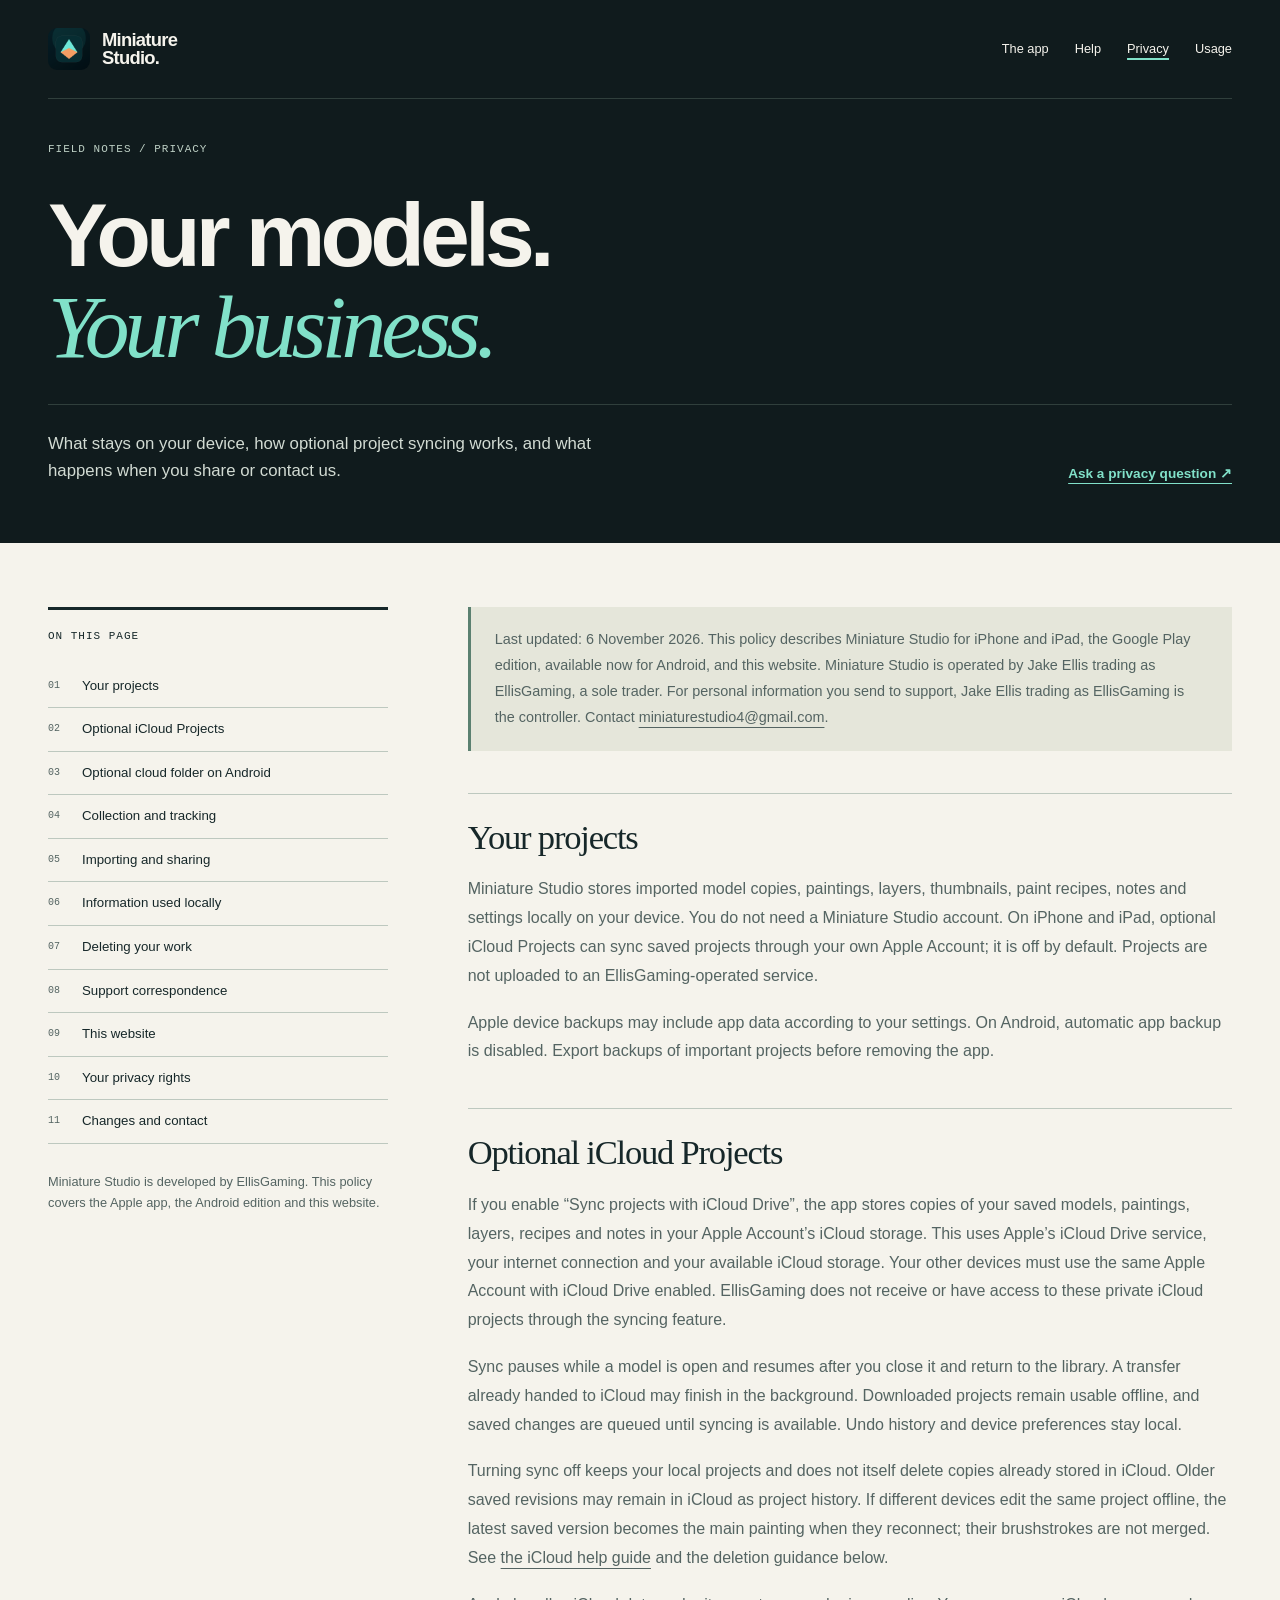
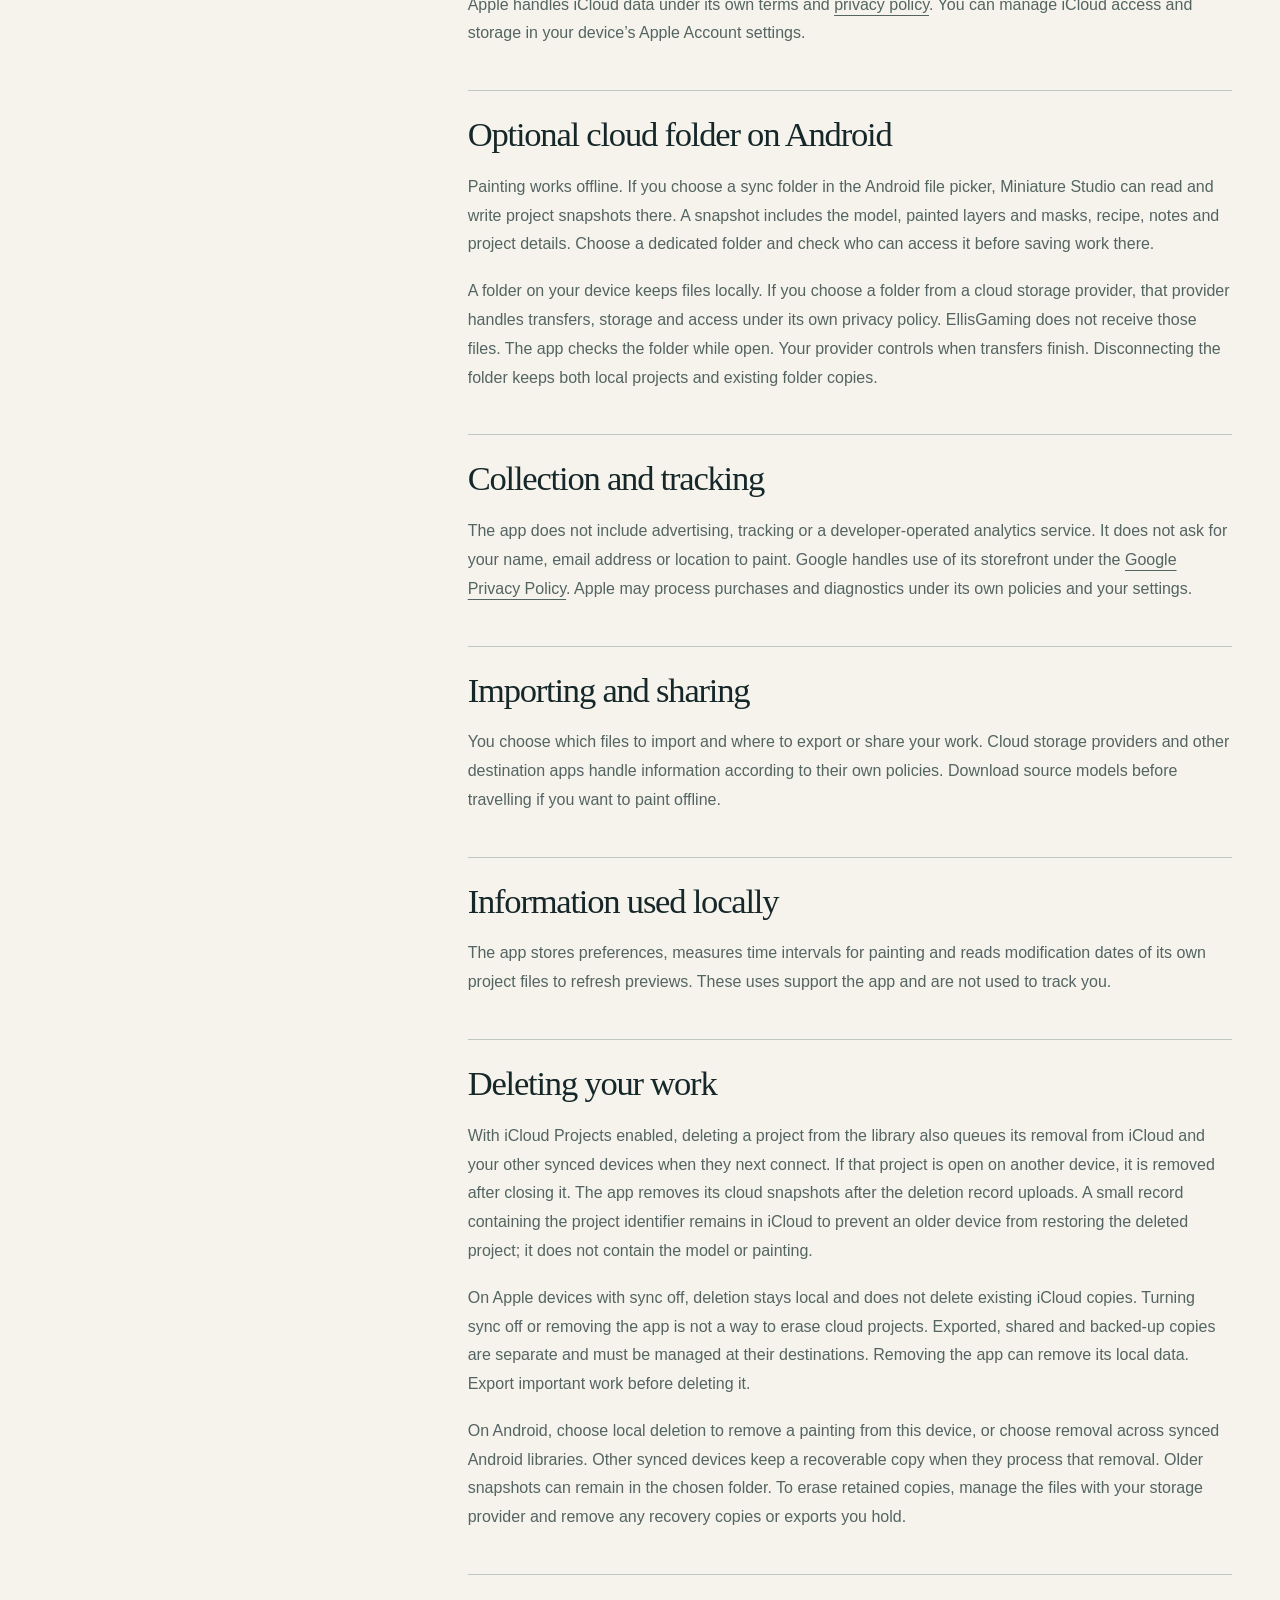
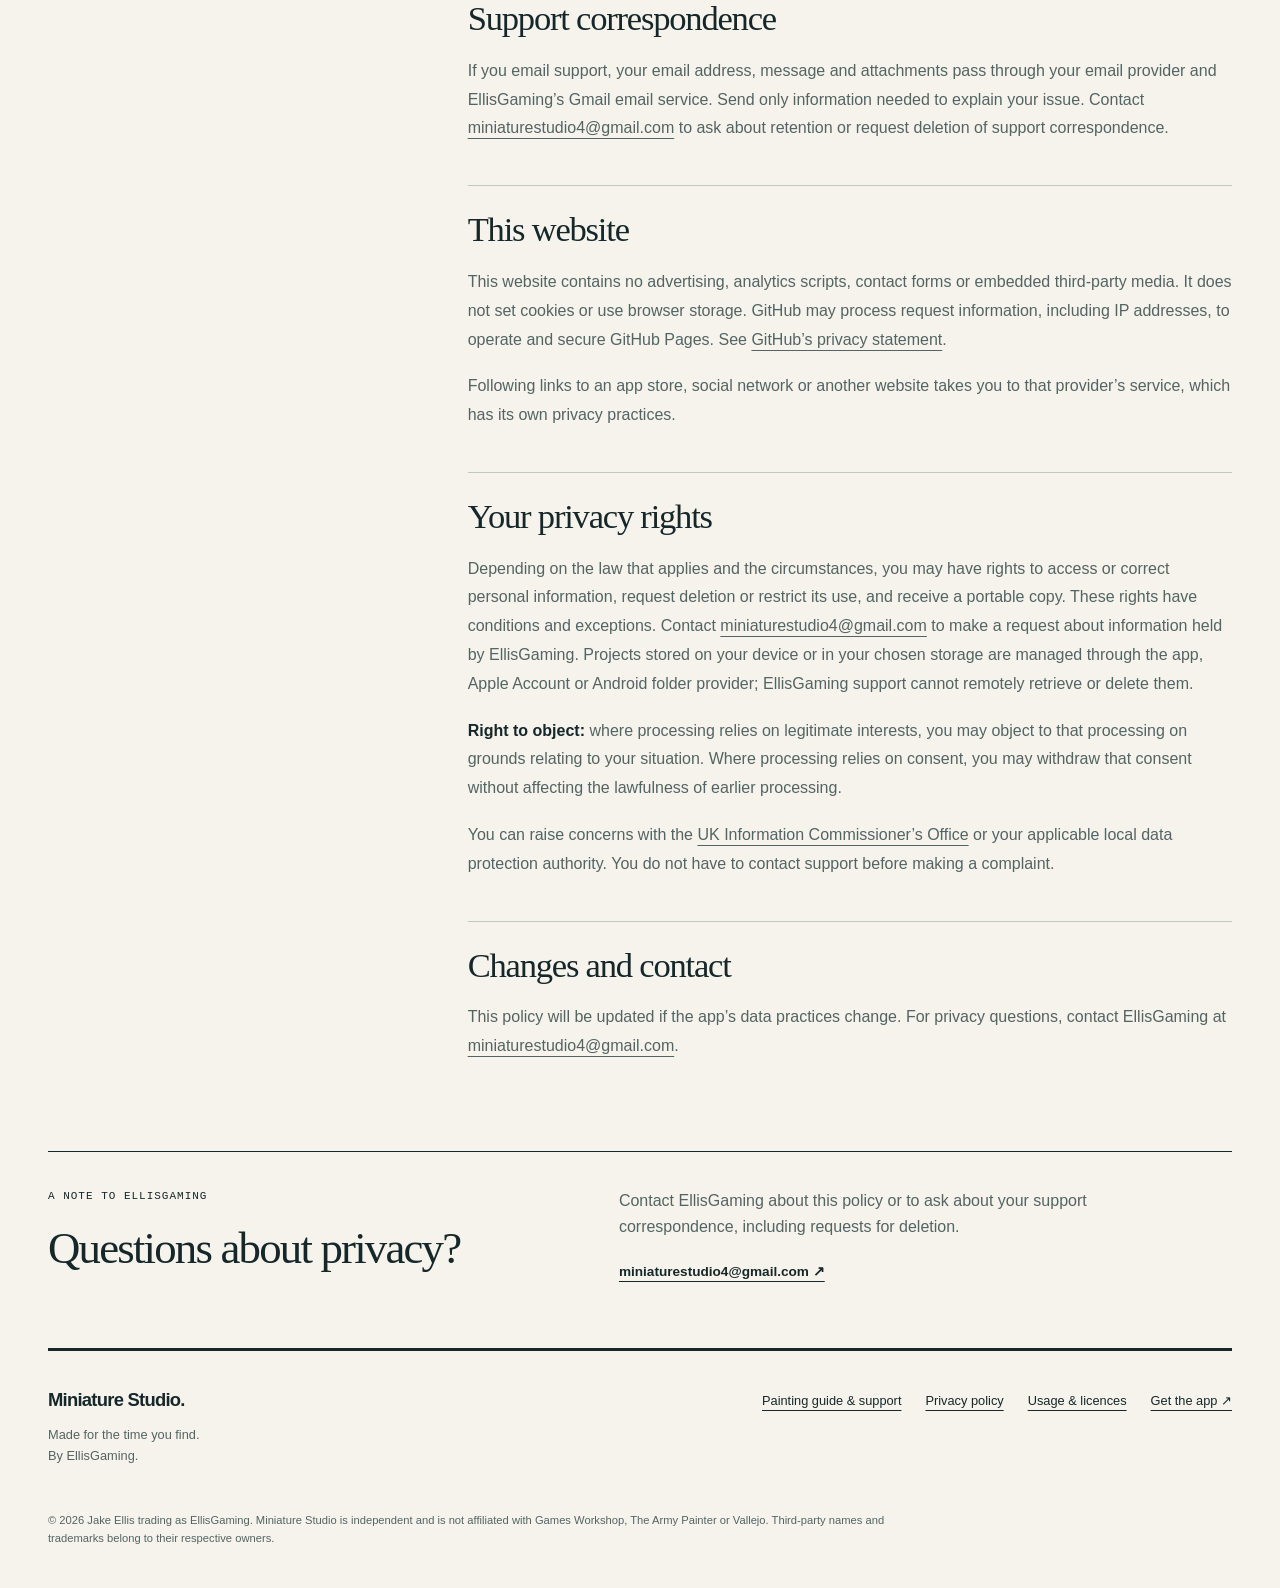
<file: policy/index.html>
<!doctype html>
<html lang="en-GB">
<head>
  <meta charset="utf-8"><meta name="viewport" content="width=device-width, initial-scale=1">
  <title>Privacy policy — Miniature Studio</title>
  <meta name="description" content="How Miniature Studio handles local projects, optional project syncing, sharing and support correspondence.">
  <meta name="theme-color" content="#101b1d">
  <link rel="canonical" href="https://miniature-studio.co.uk/policy/">
  <meta property="og:type" content="website"><meta property="og:title" content="Privacy policy — Miniature Studio">
  <meta property="og:description" content="How Miniature Studio handles local projects, optional project syncing, sharing and support correspondence."><meta property="og:url" content="https://miniature-studio.co.uk/policy/">
  <meta property="og:image" content="https://miniature-studio.co.uk/assets/social-preview-android.jpg">
  <link rel="icon" href="../assets/icon.png">
  <style data-studio-page-styles>:root{--ink:#162729;--muted:#546462;--paper:#f5f3ec;--mint:#81e1c9;--line:#bdc8bf;--dark:#101b1d}
*{box-sizing:border-box}html{scroll-behavior:smooth;scroll-padding-top:24px}body{margin:0;background:var(--paper);color:var(--ink);font-family:-apple-system,BlinkMacSystemFont,'Segoe UI',sans-serif;line-height:1.6}a{color:inherit;text-underline-offset:5px}button,input,select{font:inherit}a,button,input,select,summary{-webkit-tap-highlight-color:transparent}a:focus-visible,button:focus-visible,input:focus-visible,select:focus-visible,summary:focus-visible{outline:3px solid #21876c;outline-offset:5px}img{display:block;max-width:100%}h1,h2,h3,p,figure{margin:0}h1,h2,h3{line-height:1.06}p+p{margin-top:18px}.wrap{width:min(1340px,calc(100% - 96px));margin-inline:auto}.section{padding-block:100px}.small{font-size:.8rem;color:var(--muted)}.text-link{font-size:.85rem;font-weight:650;display:inline-block;margin-top:22px}.eyebrow,.issue-line,.cover-spec,.margin-note>span,.workspace-caption>span,.chapter>span,.desk-heading>span,.contact-heading>span,.register-label,.travel-note>span,.platform-label{font:11px/1.5 ui-monospace,SFMono-Regular,Consolas,monospace;letter-spacing:.09em}
.cover{background:var(--dark);color:var(--paper);padding-bottom:0}.header{display:flex;justify-content:space-between;align-items:center;gap:30px;padding-block:28px;border-bottom:1px solid #71877d55}.brand{display:flex;align-items:center;gap:12px;text-decoration:none;font-weight:750;font-size:1.15rem;line-height:1;letter-spacing:-.04em}.brand img{border-radius:9px}nav{display:flex;flex-wrap:wrap;gap:26px;font-size:.8rem}nav a{text-decoration:none;padding-block:10px}.issue-line{display:flex;justify-content:space-between;gap:24px;color:#bed0c5;padding-block:26px}.issue-line a{color:var(--mint)}.cover-story h1{font-size:clamp(65px,9.5vw,148px);font-weight:680;letter-spacing:-.055em;line-height:.97;padding:32px 0 48px}.cover-story h1 span{color:#bed0c5}.cover-story h1 em{font-family:Georgia,serif;color:var(--mint);font-weight:400;letter-spacing:-.065em}.cover-bottom{display:grid;grid-template-columns:1.5fr 1fr;gap:70px;padding-bottom:48px}.cover-bottom>p{font-size:clamp(16px,1.6vw,21px);color:#d2dbd3;max-width:640px}.cover-bottom>div{border-left:1px solid #577068;padding-left:34px;font-size:.9rem;display:flex;align-items:center;justify-content:space-between;gap:24px}.button{display:inline-flex;align-items:center;justify-content:center;min-height:48px;padding:13px 20px;text-decoration:none;font-size:.83rem;font-weight:700;border:1px solid currentColor;line-height:1.4}.primary{background:var(--mint);color:var(--dark);border-color:var(--mint)}.button:hover{filter:brightness(.94)}.cover-spec{display:flex;justify-content:space-between;gap:20px;border-top:1px solid #71877d55;padding:20px 0;color:#bed0c5;font-size:10px}
.opening-spread{display:grid;grid-template-columns:.6fr 1.65fr 1fr;gap:40px;padding:85px 0 100px;align-items:start}.margin-note{border-top:3px solid var(--ink);padding-top:18px}.margin-note p{font:italic 1.4rem/1.3 Georgia,serif;margin:30px 0}.margin-note a{font-size:.75rem}.workspace-stage{min-width:0;padding-top:30px;position:relative}.ruler{height:12px;margin-bottom:30px;background:repeating-linear-gradient(90deg,var(--line) 0 1px,transparent 1px 12px);border-bottom:1px solid var(--line)}.workspace-caption{display:grid;grid-template-columns:1fr 1fr;gap:20px;border-bottom:1px solid var(--line);padding:28px 0}.workspace-caption p{font-size:.8rem;color:var(--muted)}.workspace-notes{padding-top:65px}.workspace-notes h2{font:2.8rem/1.1 Georgia,serif;letter-spacing:-.04em;margin-bottom:26px}.workspace-notes>p{font-size:.9rem;color:var(--muted)}#hero-phone{width:150px;margin:30px auto}.device-frame{padding:10px;background:#172225;border:1px solid #627269;border-radius:24px;box-shadow:0 7px 0 #bac6bb;max-width:100%;margin:auto}.device-screen{overflow:hidden;border-radius:15px;background:#d1dbcb}.device-screen img{width:100%;height:auto}.device-iphone{padding:7px;border-radius:27px;max-width:240px}.device-iphone .device-screen{border-radius:21px}.image-placeholder{aspect-ratio:3/4;display:flex;flex-direction:column;align-items:center;justify-content:center;text-align:center;padding:24px;background:#d1dbcb;color:#284638;background-image:linear-gradient(90deg,transparent calc(50% - .5px),#819b8528 50%,transparent calc(50% + .5px)),linear-gradient(transparent calc(50% - .5px),#819b8528 50%,transparent calc(50% + .5px))}.image-placeholder:before{content:'[ IMAGE ]';font:10px monospace;letter-spacing:.15em;margin-bottom:20px}.image-placeholder strong{font:normal clamp(1.1rem,2.3vw,2.1rem)/1.1 Georgia,serif;max-width:240px}.image-placeholder span{font:10px/1.5 monospace;max-width:180px;margin-top:22px}.device-iphone .image-placeholder{aspect-ratio:9/19.5;background-color:#e1d9c8;padding:14px}.device-iphone .image-placeholder strong{font-size:1.15rem}.device-iphone .image-placeholder span{font-size:9px}
.process{border-top:1px solid var(--ink);display:grid;grid-template-columns:1fr 1.3fr;gap:60px}.chapter{max-width:390px}.chapter h2,.desk-heading h2,.contact-heading h2,.session-film h2{font:clamp(2.8rem,4.8vw,4.5rem)/1.03 Georgia,serif;letter-spacing:-.05em;margin:30px 0}.chapter>p{color:var(--muted)}.process-list{list-style:none;padding:0;margin:0}.process-list li{display:grid;grid-template-columns:60px 1fr;gap:20px;border-top:1px solid var(--line);padding:28px 0}.process-list li>span{font:italic 2.2rem Georgia,serif;color:#5f7e6f}.process-list h3{font-size:1.45rem;letter-spacing:-.035em;margin-bottom:12px}.process-list p{font-size:.93rem;color:var(--muted)}.process-list small{display:block;font:10px monospace;letter-spacing:.08em;margin-top:18px}.gesture-note{grid-column:1/-1;display:flex;gap:35px;border-block:1px solid var(--line);padding:22px 0;font-size:.85rem}.gesture-note strong{white-space:nowrap}.gesture-note p{max-width:780px;color:var(--muted)}
.paint-desk{background:#e5e6da;border-block:1px solid var(--line)}.desk-heading{display:grid;grid-template-columns:.65fr 1.5fr 1fr;gap:35px;align-items:end;margin-bottom:60px}.desk-heading>span{align-self:start}.desk-heading h2{margin:0}.desk-heading>p{font-size:.85rem;color:var(--muted)}.desk-layout{display:grid;grid-template-columns:1fr 1.2fr;gap:90px}.paint-register{min-width:0}.register-label{border-bottom:3px solid var(--ink);padding-bottom:16px}.paint-register article{display:grid;grid-template-columns:30px 1fr;gap:10px 20px;padding:25px 0;border-bottom:1px solid #aebbae}.paint-register article>span{font:11px monospace;padding-top:7px}.paint-register h3{font-size:1.8rem;letter-spacing:-.05em}.paint-register article p{grid-column:2;font-size:.85rem;color:var(--muted)}.paint-register>.small{margin-top:24px;max-width:400px}
.mixing-note{background:#fbfaf4;border:1px solid #9dac9d;padding:30px;min-width:0;box-shadow:7px 7px 0 #c5cec0}.mixing-note figcaption{border-bottom:1px solid var(--line);padding-bottom:22px}.mixing-note figcaption>span{display:block;font:10px monospace;letter-spacing:.1em;color:var(--muted)}.mixing-note figcaption strong{display:block;font:2rem Georgia,serif;margin:12px 0}.mixing-note figcaption small{font-size:.7rem;color:var(--muted)}.mix-ingredients{display:grid;grid-template-columns:minmax(0,1fr) 20px minmax(0,1fr);gap:12px;text-align:center;align-items:start;margin:28px 0}.paint-daub{display:block;height:60px;width:76px;background:var(--swatch);margin:0 auto 16px;border-radius:48% 43% 39% 46%;border:1px solid #16272920}.mix-ingredients strong,.mix-ingredients small,.mix-ingredients div>span:last-child{display:block}.mix-ingredients strong{font-size:.9rem;line-height:1.3}.mix-ingredients small{font-size:.7rem;color:var(--muted);margin:5px 0}.mix-ingredients div>span:last-child{font:italic 1rem Georgia,serif}.mix-plus{font:2rem Georgia,serif;padding-top:13px}.mix-paint-choices{display:grid;grid-template-columns:1fr 1fr;gap:16px;margin:20px 0}.mix-paint-choices select{display:block;width:100%;min-width:0;min-height:48px;padding:9px;background:#fbfaf4;color:var(--ink);border:1px solid #9dac9d;border-radius:0;font-size:16px}.mix-paint-choices label{min-width:0}#mix-demo-controls label{font-size:.8rem;font-weight:600}#mix-demo-controls>label{display:flex;justify-content:space-between}#mix-ratio{width:100%;height:44px;accent-color:#31564e}.ratio-endpoints{display:flex;justify-content:space-between;font-size:.7rem;color:var(--muted)}.mix-result{display:flex;align-items:center;gap:25px;padding:24px 0;margin:22px 0;border-block:1px solid var(--line)}.mixed-stroke{background:var(--mixed);width:45%;height:85px;display:block;border-radius:3% 15% 7% 9%}.mix-result div>span{font:10px monospace}.mix-result strong{font:italic 1.4rem Georgia,serif;display:block;margin:8px 0}.mix-result code{font-size:.75rem}#mix-demo-note{font-size:.72rem;color:var(--muted)}
.session-film{display:grid;grid-template-columns:1fr 1.8fr;gap:70px;align-items:center}.session-film p{font-size:.9rem;color:var(--muted)}.video-placeholder{min-height:330px;border:1px solid #6d8377;background:#20342e;color:#f5f3ec;display:flex;flex-direction:column;justify-content:center;padding:45px}.video-placeholder>span{font:11px monospace;letter-spacing:.12em;color:#b8cec0}.video-placeholder strong{font:italic 2.8rem/1.05 Georgia,serif;margin:30px 0;max-width:400px}.video-placeholder p{color:#b8cec0;font-size:.8rem}#painting-video video{display:block;width:100%;max-height:650px;background:var(--dark)}.video-transcript{margin-top:20px}
.gallery-section{background:var(--dark);color:var(--paper)}.contact-heading{display:grid;grid-template-columns:.65fr 1.5fr 1fr;gap:35px;align-items:end;margin-bottom:50px}.contact-heading h2{margin:0}.contact-heading>span{align-self:start;color:var(--mint)}.contact-heading>p{font-size:.9rem;color:#bed0c5}.gallery-grid{display:grid;grid-template-columns:repeat(4,minmax(0,1fr));border-left:1px solid #71877d55;border-top:1px solid #71877d55}.gallery-item{padding:22px;border-right:1px solid #71877d55;border-bottom:1px solid #71877d55;min-width:0}.gallery-item:first-child{grid-column:span 2;grid-row:span 2}.gallery-stage{font:10px/1.5 monospace;color:#b9c9bd;letter-spacing:.06em;margin-bottom:24px}.gallery-item button,.gallery-slot{width:100%;display:block;border:0;background:transparent;padding:6px 10px 20px}.gallery-item button{cursor:zoom-in}.gallery-item .device-frame{max-width:200px;box-shadow:none;padding:6px;border-radius:17px}.gallery-item:first-child .device-frame{max-width:360px}.gallery-item .device-screen{border-radius:11px}.gallery-item .device-iphone{max-width:125px}.gallery-item .image-placeholder{padding:15px}.gallery-item .image-placeholder strong{font-size:1.2rem}.gallery-item:first-child .image-placeholder strong{font-size:2rem}.gallery-item .image-placeholder span{font-size:9px}.gallery-item figcaption strong{display:block;font-size:.85rem;line-height:1.3}.gallery-item figcaption span{display:block;font:italic .9rem/1.4 Georgia,serif;color:#b9c9bd;margin-top:8px}.gallery-section .small{color:#b9c9bd;margin-top:22px}
.travel-note{display:grid;grid-template-columns:.65fr 1.5fr 1fr;gap:35px;padding-block:80px;border-bottom:1px solid var(--ink)}.travel-note>p{font:italic clamp(2rem,3.6vw,3.3rem)/1.12 Georgia,serif;letter-spacing:-.04em}.travel-note>div{font-size:.9rem;color:var(--muted)}
.section-heading{display:grid;grid-template-columns:1.5fr 1fr;gap:40px;align-items:end;margin-bottom:40px}.section-heading h2{font:clamp(2.5rem,4vw,3.8rem)/1.05 Georgia,serif;letter-spacing:-.04em;margin-top:20px}.section-heading>p{color:var(--muted);font-size:.9rem}.release-grid{display:grid;grid-template-columns:1.3fr 1fr;border-block:1px solid var(--ink)}.release-card{padding:36px 40px 36px 0}.release-card+.release-card{padding-left:40px;border-left:1px solid var(--line)}.release-card h3{font-size:2rem;margin:20px 0}.release-card>p{font-size:.9rem}.release-card .release-date{font-size:1.4rem}.release-card .price{font:3.5rem Georgia,serif;margin:30px 0}.price small{display:block;font:11px/1.5 monospace;margin-top:8px;color:var(--muted)}.availability{color:var(--muted)}.faq{padding-top:0;display:grid;grid-template-columns:1fr 1.5fr;gap:0 60px}.faq>.eyebrow{grid-column:1}.faq>h2{grid-column:1;grid-row:2/9;font:2.7rem/1.05 Georgia,serif;letter-spacing:-.04em;max-width:280px;margin-top:25px}.faq details{grid-column:2;border-bottom:1px solid var(--line);padding:20px 0}.faq details:first-of-type{grid-row:1/3}.faq summary{cursor:pointer;font-size:.95rem;font-weight:600}.faq details p{font-size:.88rem;color:var(--muted);margin-top:16px}.footer{border-top:3px solid var(--ink);display:grid;grid-template-columns:1fr 1fr;gap:30px;padding-block:40px}.footer>div:nth-child(2){display:flex;gap:24px;flex-wrap:wrap;justify-content:end;align-content:start;font-size:.8rem}.footer p{font-size:.8rem;color:var(--muted);margin-top:16px}.footer .legal{grid-column:1/-1;font-size:.7rem;max-width:850px}#social-links{display:flex;gap:20px}.prose{max-width:760px;margin:70px auto 100px}.prose h1{font:clamp(2.8rem,6vw,4rem)/1.1 Georgia,serif;letter-spacing:-.05em;margin-bottom:30px}.prose h2{font-size:1.5rem;margin:35px 0 16px}.prose p{color:var(--muted)}.prose .button{margin-top:25px}.prose>.eyebrow{margin-bottom:20px}dialog{max-width:95vw;max-height:95vh;padding:24px;background:var(--paper);border:1px solid var(--line)}dialog::backdrop{background:#101b1dee}dialog img{max-width:85vw;max-height:78vh;width:auto;height:auto;margin:auto;object-fit:contain}.close{display:block;margin-left:auto;background:none;border:0;font-size:2rem;min-width:44px;min-height:44px;cursor:pointer}dialog p{margin-top:20px}.skip{position:absolute;left:12px;top:-100px;z-index:5;background:var(--paper);color:var(--ink);padding:12px}.skip:focus{top:12px}[hidden]{display:none!important}
@media(min-width:1500px){.cover-story h1{font-size:150px}}
@media(max-width:1100px){.wrap{width:calc(100% - 64px)}.cover-bottom{gap:30px}.cover-bottom>div{display:block}.cover-bottom .button{margin-top:18px}.opening-spread{grid-template-columns:1.5fr 1fr;gap:35px}.margin-note{grid-column:1/-1;display:flex;justify-content:space-between;align-items:center;gap:25px}.margin-note p{margin:0;font-size:1.2rem}.workspace-notes{padding-top:55px}.desk-layout{gap:45px}.desk-heading,.contact-heading,.travel-note{grid-template-columns:1fr 1.5fr}.desk-heading>span,.contact-heading>span,.travel-note>span{grid-column:1/-1}.session-film{gap:35px}.gallery-grid{grid-template-columns:repeat(3,minmax(0,1fr))}.gallery-item:first-child{grid-row:auto}.faq{gap:0 30px}}
@media(max-width:720px){.wrap{width:calc(100% - 40px)}.section{padding-block:60px}.header{gap:20px;align-items:start}.brand{font-size:1rem}.brand img{width:34px;height:34px}nav{max-width:200px;gap:4px 18px;justify-content:end;font-size:.72rem}.issue-line{display:block;font-size:9px}.issue-line a{display:block;margin-top:12px}.cover-story h1{font-size:clamp(58px,11.8vw,85px);padding:15px 0 32px}.cover-bottom{grid-template-columns:1fr;gap:25px}.cover-bottom>div{border-left:0;border-top:1px solid #71877d55;padding:22px 0 0;display:flex;font-size:.8rem}.cover-bottom .button{margin:0}.cover-spec{display:grid;grid-template-columns:1fr 1fr;font-size:9px;gap:12px}.opening-spread{grid-template-columns:1fr;padding-block:45px 60px}.margin-note{display:block}.margin-note p{margin:18px 0}.workspace-stage{padding-top:0}.workspace-stage .device-frame{max-width:420px}.workspace-caption{grid-template-columns:1fr 1fr}.workspace-notes{padding-top:10px;display:grid;grid-template-columns:1fr 135px;gap:20px}.workspace-notes h2,.workspace-notes>p{grid-column:1}.workspace-notes h2{font-size:2.3rem;margin:0}.workspace-notes>p{margin:0}.workspace-notes #hero-phone{grid-column:2;grid-row:1/5;width:130px;margin:0}.workspace-notes .small{grid-column:1/-1}.process{grid-template-columns:1fr;gap:30px}.chapter{max-width:none}.chapter h2{font-size:3.3rem}.process-list li{grid-template-columns:40px 1fr;gap:15px}.gesture-note{display:block;margin-top:0}.gesture-note p{margin-top:12px}.desk-heading,.contact-heading,.travel-note{grid-template-columns:1fr;gap:24px}.desk-heading h2,.contact-heading h2{font-size:3.2rem}.desk-heading{margin-bottom:35px}.desk-layout{grid-template-columns:1fr;gap:40px}.paint-register article{padding:20px 0}.paint-register h3{font-size:1.6rem}.mixing-note{padding:24px;box-shadow:4px 4px 0 #c5cec0}.session-film{grid-template-columns:1fr;gap:30px}.session-film h2{margin:20px 0}.video-placeholder{min-height:280px;padding:28px}.video-placeholder strong{font-size:2.3rem}.gallery-grid{grid-template-columns:1fr 1fr}.gallery-item{padding:16px}.gallery-item:first-child{grid-column:span 2}.gallery-item .image-placeholder strong{font-size:1rem}.gallery-item .image-placeholder span{font-size:8px}.gallery-item button,.gallery-slot{padding:0 0 18px}.travel-note{padding-block:55px}.travel-note>div{max-width:440px}.section-heading{grid-template-columns:1fr;gap:20px}.release-grid{grid-template-columns:1fr}.release-card{padding:30px 0}.release-card+.release-card{border-left:0;border-top:1px solid var(--line);padding:30px 0}.faq{display:block;padding-top:0}.faq>h2{margin:20px 0 30px;max-width:none}.footer{grid-template-columns:1fr}.footer>div:nth-child(2){justify-content:start;gap:20px}.footer .legal{grid-column:1}.prose{margin-top:40px}}
@media(max-width:380px){.wrap{width:calc(100% - 32px)}nav{gap:2px 12px;max-width:155px;font-size:.68rem}.cover-story h1{font-size:54px}.cover-bottom>div{display:block}.cover-bottom .button{margin-top:18px}.workspace-notes{grid-template-columns:1fr}.workspace-notes #hero-phone{grid-column:1;grid-row:auto;margin:auto}.mixing-note{padding:18px}.mix-paint-choices{grid-template-columns:1fr}.gallery-item{padding:12px}.gallery-item .image-placeholder{padding:10px}.gallery-stage{font-size:9px}.gallery-item figcaption strong{font-size:.8rem}}
.device-screen video{display:block;width:100%;height:auto;object-fit:contain;background:var(--dark)}
/* Device shells surround the capture; nothing is drawn over app content. */
.device-frame{position:relative;background:linear-gradient(135deg,#535858,#171a1b 25%,#34393a 80%,#777e7d);border:1px solid #8a9290;box-shadow:0 2px 0 #090c0d,0 16px 32px #0003;padding:12px;border-radius:24px}
.device-screen{border:1px solid #080a0b;background:#000;border-radius:12px;overflow:hidden}
.device-screen img{display:block;width:100%;height:auto;object-fit:contain;border-radius:0}
.device-frame:before{content:'';position:absolute;right:-4px;top:18%;height:8%;width:3px;background:#697170;border-radius:0 2px 2px 0}
.device-ipad{padding:14px;border-radius:24px}
.device-iphone{padding:9px;border-radius:32px}
.device-iphone .device-screen{border-radius:23px}
.device-duo{padding:11px;border-radius:25px;box-shadow:inset 3px 0 #929997,0 2px 0 #080a0b,0 16px 32px #0003}
.device-duo:after{content:'';position:absolute;left:-4px;top:44%;height:12%;width:4px;background:#777f7d;border-radius:3px 0 0 3px}
.gallery-item .device-switch{display:flex;flex-wrap:wrap;gap:8px;margin:0 0 24px}
.gallery-item .device-switch button{display:inline-block;width:auto;padding:8px 12px;border:1px solid #71877d88;border-radius:20px;font:12px/1.2 inherit;color:var(--paper);cursor:pointer}
.gallery-item .device-switch button[aria-pressed=true]{background:var(--mint);color:var(--dark);border-color:var(--mint)}
.device-switch button:focus-visible,.screenshot-open:focus-visible{outline:3px solid var(--mint);outline-offset:5px}
.gallery-item .screenshot-open{height:560px;display:flex;align-items:center;justify-content:center}
.gallery-item .screenshot-open .device-frame{width:350px;max-width:100%;padding:10px;border-radius:23px;box-shadow:0 12px 25px #0005}
.gallery-item .screenshot-open .device-iphone{width:231px;border-radius:30px;padding:8px}
.gallery-item .screenshot-open .device-iphone .device-screen{border-radius:21px}
.gallery-item .screenshot-open .device-duo{box-shadow:inset 3px 0 #929997,0 12px 25px #0005}
#lightbox{width:min(94vw,1100px);max-height:94dvh;padding:48px 24px 20px;background:var(--dark);color:var(--paper)}
#lightbox-media .device-frame{width:fit-content;max-width:100%;box-shadow:none}
#lightbox-media .device-screen img{width:auto;max-width:100%;height:auto;max-height:calc(94dvh - 160px);object-fit:contain}
#lightbox .close{position:absolute;right:10px;top:4px;z-index:2;color:var(--paper)}
@media(max-width:720px){.gallery-item .screenshot-open{height:460px}.gallery-item .screenshot-open .device-frame{width:290px}.gallery-item .screenshot-open .device-iphone{width:192px}#lightbox{padding-inline:12px}}
.recording-placeholder:before{content:'[ VIDEO ]'}
.video-error{padding:16px;font-size:.8rem;color:var(--ink)}
/* Larger pictures, earlier in the visit. */
.gallery-grid{grid-template-columns:repeat(2,minmax(0,1fr))}
.gallery-item:first-child{grid-column:auto;grid-row:auto}
.gallery-item{padding:32px}
.gallery-item .device-frame,.gallery-item:first-child .device-frame{max-width:460px}
.gallery-item .device-iphone{max-width:250px}
.gallery-item figcaption strong{font-size:1.05rem}
.gallery-item .image-placeholder strong{font-size:1.8rem}
.gallery-item .image-placeholder span{font-size:11px}
.launch-reminder{position:fixed;right:24px;bottom:24px;z-index:20;width:min(410px,calc(100% - 32px));max-height:calc(100dvh - 32px);overflow:auto;background:var(--paper);color:var(--ink);padding:30px;border:1px solid #799687;border-top:5px solid var(--mint);box-shadow:0 12px 45px #101b1d55}
.launch-reminder .eyebrow{padding-right:24px;font-size:10px}
.launch-reminder h2{font:2rem/1.1 Georgia,serif;margin:20px 0 16px;letter-spacing:-.04em}
.launch-reminder>p:not(.eyebrow){font-size:.9rem}
.launch-reminder .button{width:100%;margin:22px 0 14px}
.launch-reminder p.small{font-size:.74rem;margin:0}
.reminder-close{position:absolute;top:8px;right:8px;width:44px;height:44px;border:0;background:transparent;font-size:1.7rem;cursor:pointer}
.reminder-later{background:none;border:0;text-decoration:underline;text-underline-offset:4px;min-height:44px;padding:12px 0 0;font-size:.8rem;cursor:pointer;color:var(--muted)}
@media(max-width:720px){.gallery-grid{grid-template-columns:1fr}.gallery-item{padding:24px}.gallery-item .device-frame{max-width:420px}.gallery-item .device-iphone{max-width:230px}.launch-reminder{right:16px;bottom:16px;padding:24px}}
@media(prefers-reduced-motion:reduce){html{scroll-behavior:auto}}
/* The help desk: the same paper, ink and margin notes as the main site. */
.information-cover{padding-block:42px 58px}
.information-cover>.eyebrow{color:#bed0c5}
.information-cover h1{font-size:clamp(54px,7vw,100px);font-weight:680;letter-spacing:-.055em;line-height:1.02;margin:32px 0}
.information-cover h1 em{font-family:Georgia,serif;font-weight:400;color:var(--mint)}
.information-intro{display:flex;justify-content:space-between;gap:36px;align-items:end;border-top:1px solid #71877d55;padding-top:26px}
.information-intro p{max-width:580px;color:#d2dbd3;font-size:1.05rem}
.information-intro .text-link{color:var(--mint);flex-shrink:0;margin:0}
.information-page nav a[aria-current=page]{text-decoration:underline;text-decoration-color:var(--mint);text-decoration-thickness:2px}
.information-layout{display:grid;grid-template-columns:minmax(200px,1fr) minmax(0,2.25fr);gap:80px;padding-block:64px 90px;align-items:start}
.information-index{border-top:3px solid var(--ink);padding-top:18px}
.information-index nav{display:flex;flex-direction:column;gap:0;max-width:none;margin:20px 0 28px}
.information-index nav a{display:grid;grid-template-columns:24px 1fr;gap:10px;border-bottom:1px solid var(--line);padding:12px 0;line-height:1.4;font-size:.83rem}
.information-index nav span{font:10px/1.8 ui-monospace,SFMono-Regular,Consolas,monospace;color:var(--muted)}
.information-index nav a:hover{color:#216650}
.information-body{max-width:780px;min-width:0}
.information-body h2{font:clamp(1.65rem,2.7vw,2.3rem)/1.15 Georgia,serif;letter-spacing:-.035em;margin:42px 0 18px;padding-top:24px;border-top:1px solid var(--line);scroll-margin-top:28px}
.information-body h2:first-child{margin-top:0}
.information-body p,.information-body li{color:var(--muted);font-size:1rem;line-height:1.8}
.information-body strong{color:var(--ink)}
.information-body ul{padding-left:22px;margin-block:20px}
.information-body li+li{margin-top:16px}
.information-body a,.information-contact a{overflow-wrap:anywhere}
.information-body>p:first-child{padding:20px 24px;background:#e5e6da;border-left:3px solid #5b8070;font-size:.9rem}
.information-contact{display:grid;grid-template-columns:1fr 1.2fr;gap:60px;border-top:1px solid var(--ink);padding-block:36px 64px}
.information-contact h2{font:clamp(2rem,3.5vw,3.2rem)/1.1 Georgia,serif;letter-spacing:-.04em;margin-top:20px}
.information-contact p:not(.eyebrow){max-width:550px;color:var(--muted)}
@media(max-width:1000px){.information-layout{gap:40px;grid-template-columns:minmax(180px,1fr) minmax(0,2fr)}}
@media(max-width:720px){.information-cover{padding-block:28px 36px}.information-cover h1{font-size:clamp(48px,10vw,72px);margin-block:24px}.information-intro{display:block}.information-intro .text-link{margin-top:22px}.information-layout{display:block;padding-block:32px 54px}.information-index{margin-bottom:36px}.information-index nav{display:grid;grid-template-columns:1fr 1fr;gap:0 20px;justify-content:start}.information-index nav a{font-size:.8rem}.information-index>.small{max-width:440px}.information-contact{grid-template-columns:1fr;gap:24px}.information-page .header{align-items:center}.information-page .header nav{max-width:none;gap:4px 14px}}
@media(max-width:380px){.information-index nav{grid-template-columns:1fr}.information-page .header{gap:12px}.information-page .header nav{gap:2px 10px;font-size:.7rem}}

/* Store links for the Apple and Android releases. */
.store-announcements{display:flex;flex-wrap:wrap;gap:12px 24px;justify-content:flex-end}
.cover-bottom>.store-downloads{display:flex;flex-direction:column;align-items:flex-start;justify-content:center;gap:16px;font-size:1rem}
.store-buttons{display:flex;flex-wrap:wrap;gap:12px}
.store-buttons .button{margin:0;font-size:1rem}
@media(max-width:720px){.store-announcements{justify-content:flex-start;gap:0 20px}}

/* Both platforms share the same visual weight and accessible controls. */
.store-buttons{display:grid;grid-template-columns:1fr;width:100%;max-width:300px}
.store-buttons .button{width:100%;min-height:52px}
.release-grid{grid-template-columns:repeat(2,minmax(0,1fr))}
.release-card{display:flex;flex-direction:column;align-items:flex-start}
.release-card .button{margin-top:auto;min-height:52px;font-size:1rem}
.release-card .platform-label{font-size:.875rem}
.device-caption{margin-top:16px;text-align:center;font-size:.875rem;color:var(--muted)}
.device-android{padding:9px;border-radius:24px;max-width:240px}
.device-android .device-screen{border-radius:16px}
.gallery-item .screenshot-open .device-android{width:218px;padding:8px;border-radius:24px}
.gallery-item .device-switch button{min-height:44px;font-size:.875rem}
@media(max-width:720px){.release-grid{grid-template-columns:1fr}.gallery-item .screenshot-open .device-android{width:184px}}
</style>
</head>
<body class="information-page">
<a class="skip" href="#main">Skip to content</a>
<div class="cover">
  <header class="header wrap">
    <a class="brand" href="../"><img src="../assets/icon.png" width="42" height="42" alt=""><span>Miniature<br>Studio.</span></a>
    <nav aria-label="Main navigation"><a href="../">The app</a><a href="../help/" >Help</a><a href="../policy/" aria-current="page">Privacy</a><a href="../usage/" >Usage</a></nav>
  </header>
  <div class="information-cover wrap">
    <p class="eyebrow">FIELD NOTES / PRIVACY</p>
    <h1>Your models.<br><em>Your business.</em></h1>
    <div class="information-intro"><p>What stays on your device, how optional project syncing works, and what happens when you share or contact us.</p><a class="text-link" href="mailto:miniaturestudio4@gmail.com?subject=Miniature Studio privacy">Ask a privacy question ↗</a></div>
  </div>
</div>
<main id="main" class="information-layout wrap">
  <aside class="information-index"><p class="eyebrow">ON THIS PAGE</p><nav aria-label="Page contents"><a href="#your-projects"><span>01</span>Your projects</a><a href="#optional-icloud-projects"><span>02</span>Optional iCloud Projects</a><a href="#optional-cloud-folder-on-android"><span>03</span>Optional cloud folder on Android</a><a href="#collection-and-tracking"><span>04</span>Collection and tracking</a><a href="#importing-and-sharing"><span>05</span>Importing and sharing</a><a href="#information-used-locally"><span>06</span>Information used locally</a><a href="#deleting-your-work"><span>07</span>Deleting your work</a><a href="#support-correspondence"><span>08</span>Support correspondence</a><a href="#this-website"><span>09</span>This website</a><a href="#your-privacy-rights"><span>10</span>Your privacy rights</a><a href="#changes-and-contact"><span>11</span>Changes and contact</a></nav><p class="small">Miniature Studio is developed by EllisGaming. This policy covers the Apple app, the Android edition and this website.</p></aside>
  <article class="information-body" aria-label="Privacy policy"><p>Last updated: 6 November 2026. This policy describes Miniature Studio for iPhone and iPad, the Google Play edition, available now for Android, and this website. Miniature Studio is operated by Jake Ellis trading as EllisGaming, a sole trader. For personal information you send to support, Jake Ellis trading as EllisGaming is the controller. Contact <a href="mailto:miniaturestudio4@gmail.com">miniaturestudio4@gmail.com</a>.</p>
<h2 id="your-projects">Your projects</h2>
<p>Miniature Studio stores imported model copies, paintings, layers, thumbnails, paint recipes, notes and settings locally on your device. You do not need a Miniature Studio account. On iPhone and iPad, optional iCloud Projects can sync saved projects through your own Apple Account; it is off by default. Projects are not uploaded to an EllisGaming-operated service.</p>
<p>Apple device backups may include app data according to your settings. On Android, automatic app backup is disabled. Export backups of important projects before removing the app.</p>
<h2 id="optional-icloud-projects">Optional iCloud Projects</h2>
<p>If you enable “Sync projects with iCloud Drive”, the app stores copies of your saved models, paintings, layers, recipes and notes in your Apple Account’s iCloud storage. This uses Apple’s iCloud Drive service, your internet connection and your available iCloud storage. Your other devices must use the same Apple Account with iCloud Drive enabled. EllisGaming does not receive or have access to these private iCloud projects through the syncing feature.</p>
<p>Sync pauses while a model is open and resumes after you close it and return to the library. A transfer already handed to iCloud may finish in the background. Downloaded projects remain usable offline, and saved changes are queued until syncing is available. Undo history and device preferences stay local.</p>
<p>Turning sync off keeps your local projects and does not itself delete copies already stored in iCloud. Older saved revisions may remain in iCloud as project history. If different devices edit the same project offline, the latest saved version becomes the main painting when they reconnect; their brushstrokes are not merged. See <a href="../help/#icloud-projects">the iCloud help guide</a> and the deletion guidance below.</p>
<p>Apple handles iCloud data under its own terms and <a href="https://www.apple.com/legal/privacy/">privacy policy</a>. You can manage iCloud access and storage in your device’s Apple Account settings.</p>
<h2 id="optional-cloud-folder-on-android">Optional cloud folder on Android</h2>
<p>Painting works offline. If you choose a sync folder in the Android file picker, Miniature Studio can read and write project snapshots there. A snapshot includes the model, painted layers and masks, recipe, notes and project details. Choose a dedicated folder and check who can access it before saving work there.</p>
<p>A folder on your device keeps files locally. If you choose a folder from a cloud storage provider, that provider handles transfers, storage and access under its own privacy policy. EllisGaming does not receive those files. The app checks the folder while open. Your provider controls when transfers finish. Disconnecting the folder keeps both local projects and existing folder copies.</p>
<h2 id="collection-and-tracking">Collection and tracking</h2>
<p>The app does not include advertising, tracking or a developer-operated analytics service. It does not ask for your name, email address or location to paint. Google handles use of its storefront under the <a href="https://policies.google.com/privacy">Google Privacy Policy</a>. Apple may process purchases and diagnostics under its own policies and your settings.</p>
<h2 id="importing-and-sharing">Importing and sharing</h2>
<p>You choose which files to import and where to export or share your work. Cloud storage providers and other destination apps handle information according to their own policies. Download source models before travelling if you want to paint offline.</p>
<h2 id="information-used-locally">Information used locally</h2>
<p>The app stores preferences, measures time intervals for painting and reads modification dates of its own project files to refresh previews. These uses support the app and are not used to track you.</p>
<h2 id="deleting-your-work">Deleting your work</h2>
<p>With iCloud Projects enabled, deleting a project from the library also queues its removal from iCloud and your other synced devices when they next connect. If that project is open on another device, it is removed after closing it. The app removes its cloud snapshots after the deletion record uploads. A small record containing the project identifier remains in iCloud to prevent an older device from restoring the deleted project; it does not contain the model or painting.</p>
<p>On Apple devices with sync off, deletion stays local and does not delete existing iCloud copies. Turning sync off or removing the app is not a way to erase cloud projects. Exported, shared and backed-up copies are separate and must be managed at their destinations. Removing the app can remove its local data. Export important work before deleting it.</p>
<p>On Android, choose local deletion to remove a painting from this device, or choose removal across synced Android libraries. Other synced devices keep a recoverable copy when they process that removal. Older snapshots can remain in the chosen folder. To erase retained copies, manage the files with your storage provider and remove any recovery copies or exports you hold.</p>
<h2 id="support-correspondence">Support correspondence</h2>
<p>If you email support, your email address, message and attachments pass through your email provider and EllisGaming’s Gmail email service. Send only information needed to explain your issue. Contact <a href="mailto:miniaturestudio4@gmail.com">miniaturestudio4@gmail.com</a> to ask about retention or request deletion of support correspondence.</p>
<h2 id="this-website">This website</h2>
<p>This website contains no advertising, analytics scripts, contact forms or embedded third-party media. It does not set cookies or use browser storage. GitHub may process request information, including IP addresses, to operate and secure GitHub Pages. See <a href="https://docs.github.com/en/site-policy/privacy-policies/github-general-privacy-statement">GitHub’s privacy statement</a>.</p>
<p>Following links to an app store, social network or another website takes you to that provider’s service, which has its own privacy practices.</p>
<h2 id="your-privacy-rights">Your privacy rights</h2>
<p>Depending on the law that applies and the circumstances, you may have rights to access or correct personal information, request deletion or restrict its use, and receive a portable copy. These rights have conditions and exceptions. Contact <a href="mailto:miniaturestudio4@gmail.com">miniaturestudio4@gmail.com</a> to make a request about information held by EllisGaming. Projects stored on your device or in your chosen storage are managed through the app, Apple Account or Android folder provider; EllisGaming support cannot remotely retrieve or delete them.</p>
<p><strong>Right to object:</strong> where processing relies on legitimate interests, you may object to that processing on grounds relating to your situation. Where processing relies on consent, you may withdraw that consent without affecting the lawfulness of earlier processing.</p>
<p>You can raise concerns with the <a href="https://ico.org.uk/make-a-complaint/">UK Information Commissioner’s Office</a> or your applicable local data protection authority. You do not have to contact support before making a complaint.</p>
<h2 id="changes-and-contact">Changes and contact</h2>
<p>This policy will be updated if the app’s data practices change. For privacy questions, contact EllisGaming at <a href="mailto:miniaturestudio4@gmail.com">miniaturestudio4@gmail.com</a>.</p>
</article>
</main>
<section class="information-contact wrap" aria-labelledby="contact-title"><div><p class="eyebrow">A NOTE TO ELLISGAMING</p><h2 id="contact-title">Questions about privacy?</h2></div><div><p>Contact EllisGaming about this policy or to ask about your support correspondence, including requests for deletion.</p><a class="text-link" href="mailto:miniaturestudio4@gmail.com">miniaturestudio4@gmail.com ↗</a></div></section>
<footer class="wrap footer"><div><a class="brand" href="../">Miniature Studio.</a><p>Made for the time you find.<br>By EllisGaming.</p></div><div><a href="../help/">Painting guide &amp; support</a><a href="../policy/">Privacy policy</a><a href="../usage/">Usage &amp; licences</a><a href="../#release">Get the app ↗</a></div><p class="legal">© 2026 Jake Ellis trading as EllisGaming. Miniature Studio is independent and is not affiliated with Games Workshop, The Army Painter or Vallejo. Third-party names and trademarks belong to their respective owners.</p></footer>
</body>
</html>
</file>
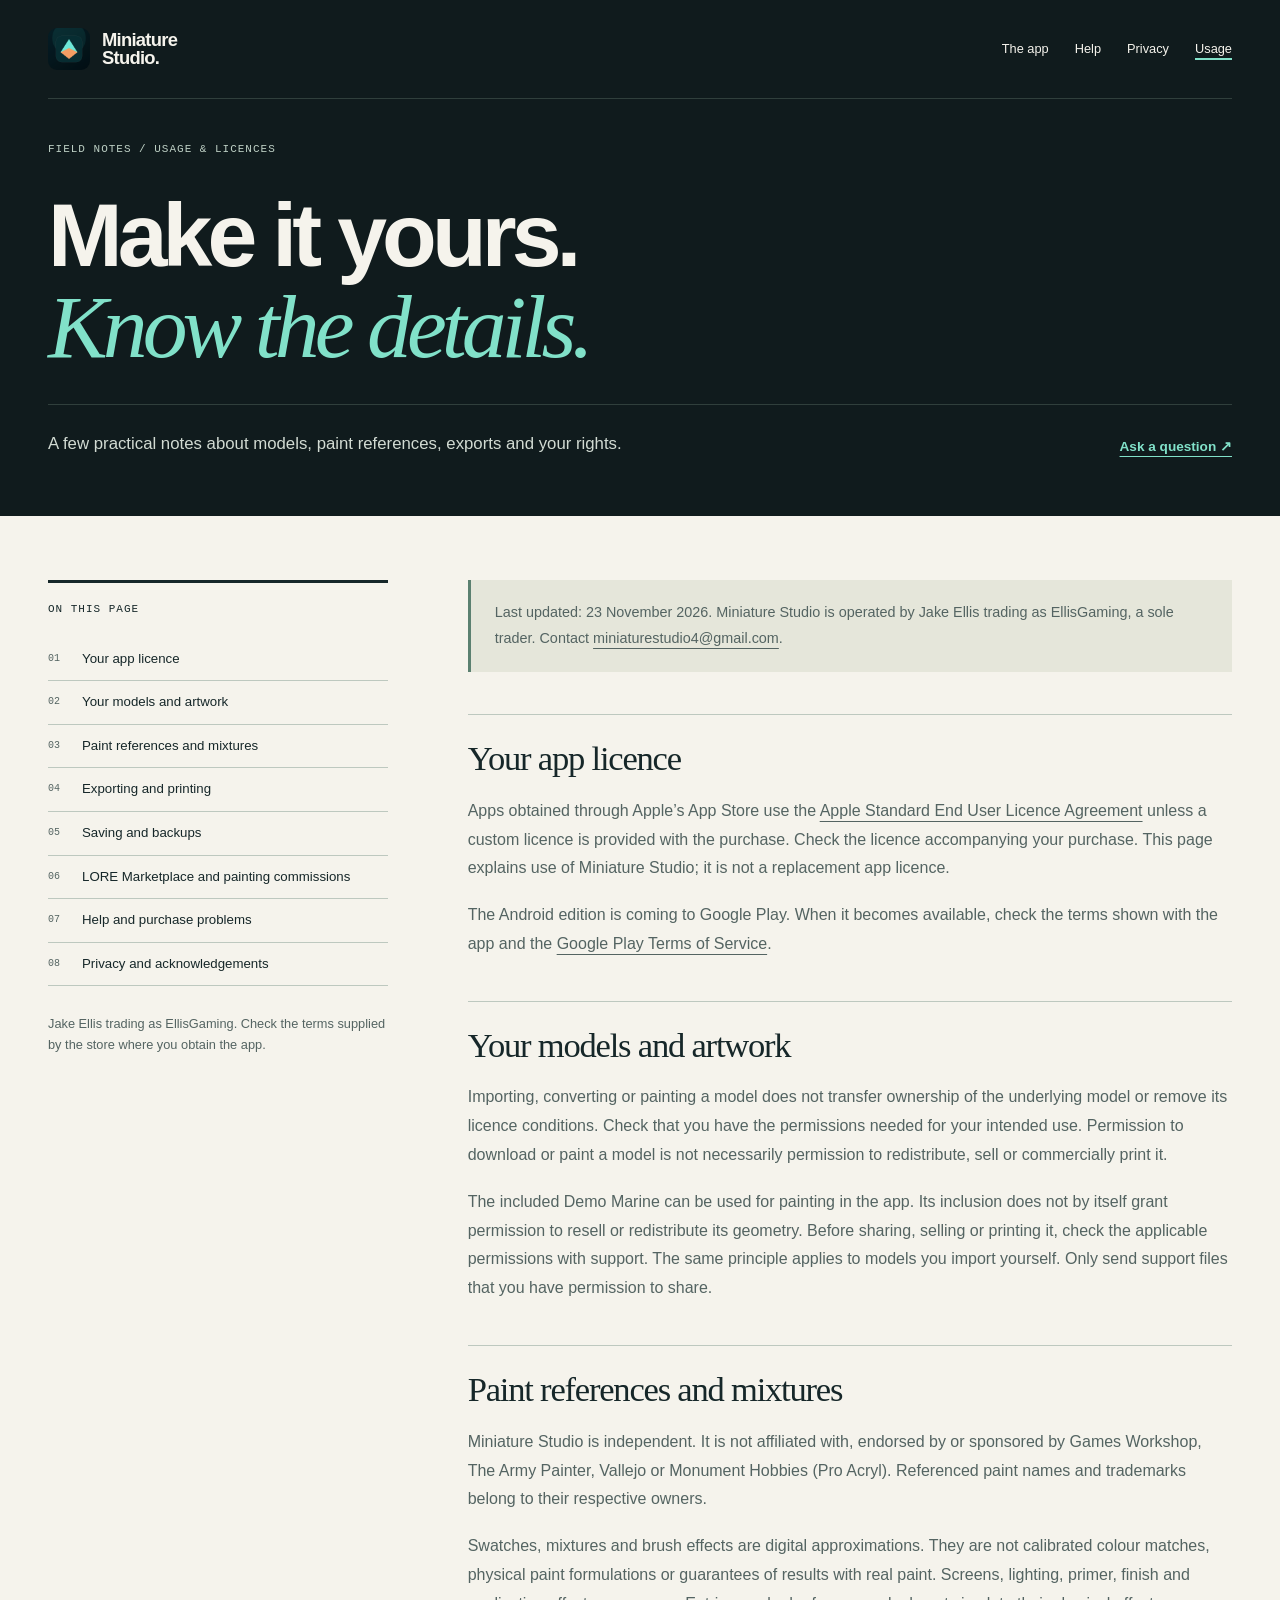
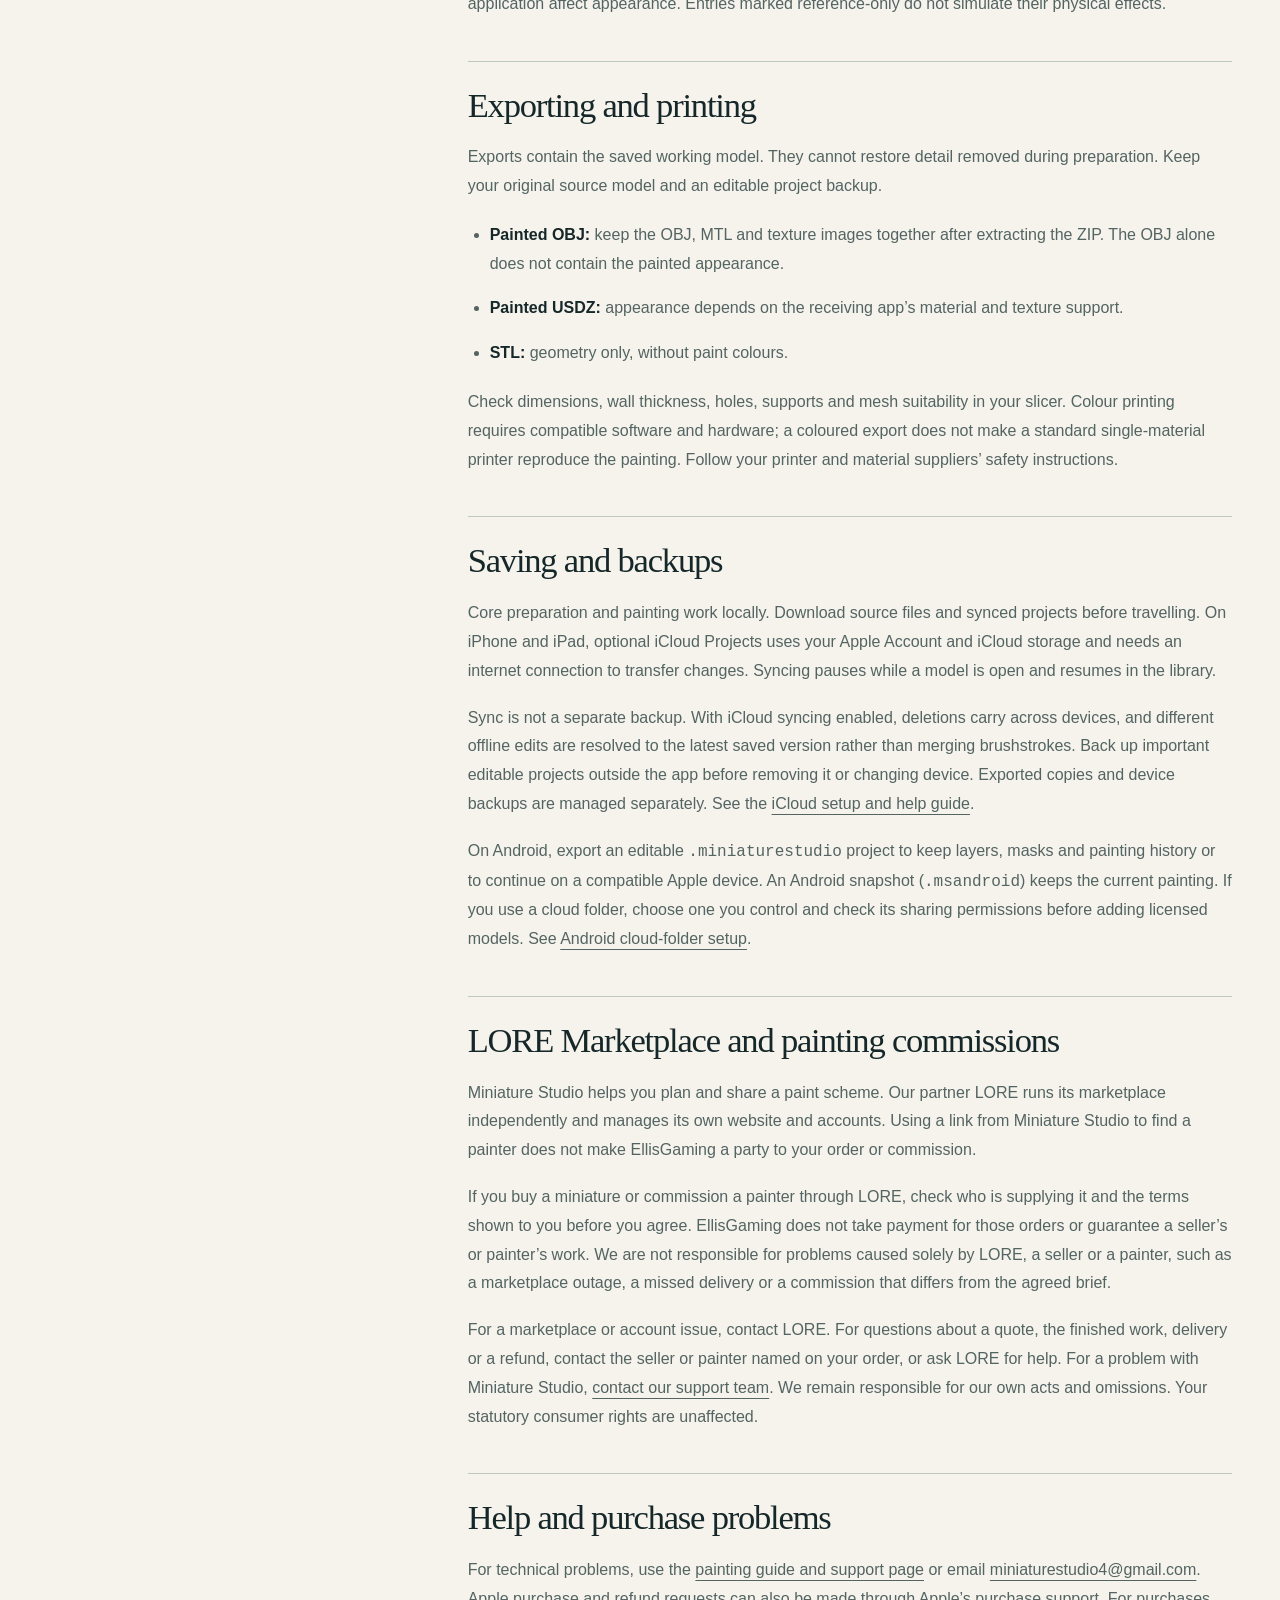
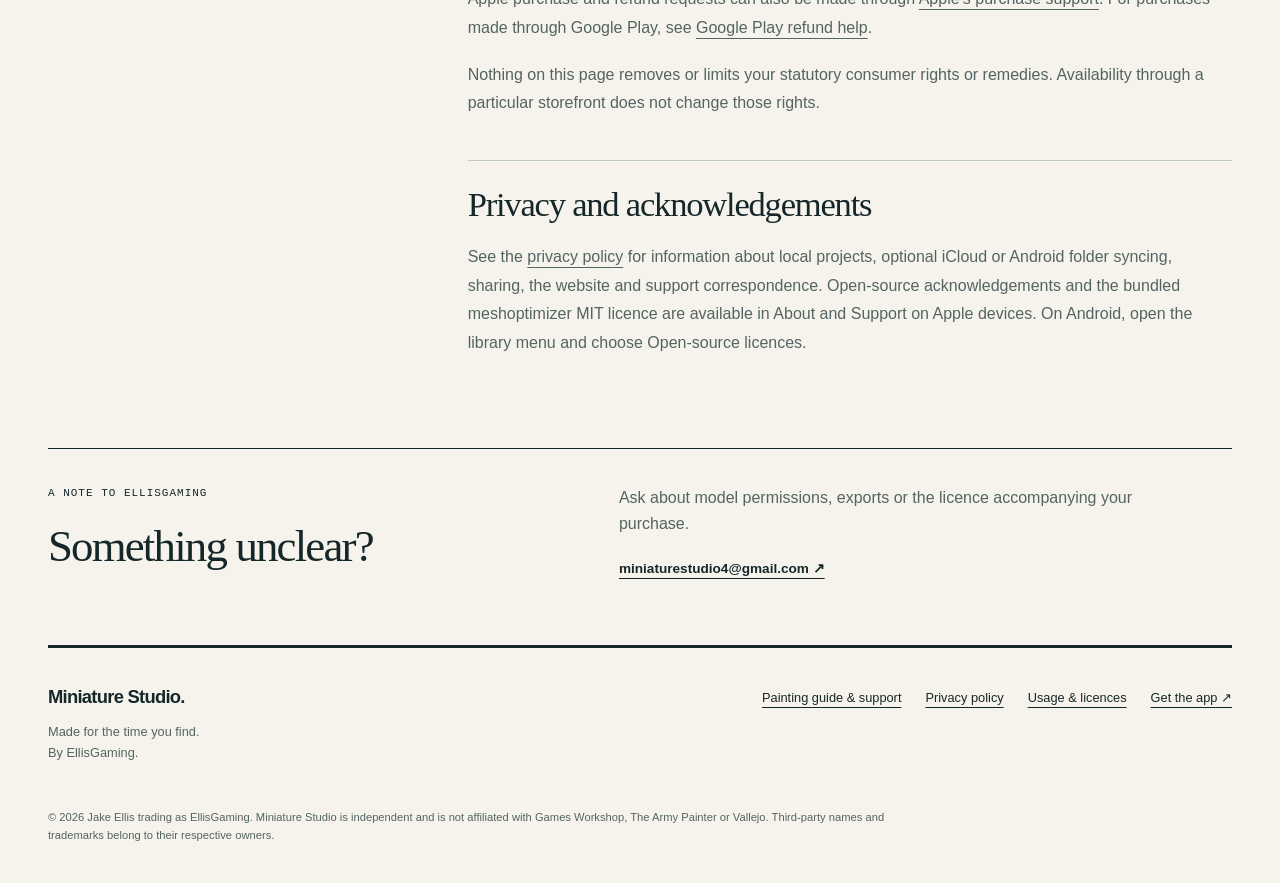
<file: usage/index.html>
<!doctype html>
<html lang="en-GB">
<head>
  <meta charset="utf-8"><meta name="viewport" content="width=device-width, initial-scale=1">
  <title>Usage &amp; licences — Miniature Studio</title>
  <meta name="description" content="Model permissions, paint references, export guidance and consumer rights for Miniature Studio.">
  <meta name="theme-color" content="#101b1d">
  <link rel="canonical" href="https://miniature-studio.co.uk/usage/">
  <meta property="og:type" content="website"><meta property="og:title" content="Usage &amp; licences — Miniature Studio">
  <meta property="og:description" content="Model permissions, paint references, export guidance and consumer rights for Miniature Studio."><meta property="og:url" content="https://miniature-studio.co.uk/usage/">
  <meta property="og:image" content="https://miniature-studio.co.uk/assets/social-preview-android.jpg">
  <link rel="icon" href="../assets/icon.png">
  <style data-studio-page-styles>:root{--ink:#162729;--muted:#546462;--paper:#f5f3ec;--mint:#81e1c9;--line:#bdc8bf;--dark:#101b1d}
*{box-sizing:border-box}html{scroll-behavior:smooth;scroll-padding-top:24px}body{margin:0;background:var(--paper);color:var(--ink);font-family:-apple-system,BlinkMacSystemFont,'Segoe UI',sans-serif;line-height:1.6}a{color:inherit;text-underline-offset:5px}button,input,select{font:inherit}a,button,input,select,summary{-webkit-tap-highlight-color:transparent}a:focus-visible,button:focus-visible,input:focus-visible,select:focus-visible,summary:focus-visible{outline:3px solid #21876c;outline-offset:5px}img{display:block;max-width:100%}h1,h2,h3,p,figure{margin:0}h1,h2,h3{line-height:1.06}p+p{margin-top:18px}.wrap{width:min(1340px,calc(100% - 96px));margin-inline:auto}.section{padding-block:100px}.small{font-size:.8rem;color:var(--muted)}.text-link{font-size:.85rem;font-weight:650;display:inline-block;margin-top:22px}.eyebrow,.issue-line,.cover-spec,.margin-note>span,.workspace-caption>span,.chapter>span,.desk-heading>span,.contact-heading>span,.register-label,.travel-note>span,.platform-label{font:11px/1.5 ui-monospace,SFMono-Regular,Consolas,monospace;letter-spacing:.09em}
.cover{background:var(--dark);color:var(--paper);padding-bottom:0}.header{display:flex;justify-content:space-between;align-items:center;gap:30px;padding-block:28px;border-bottom:1px solid #71877d55}.brand{display:flex;align-items:center;gap:12px;text-decoration:none;font-weight:750;font-size:1.15rem;line-height:1;letter-spacing:-.04em}.brand img{border-radius:9px}nav{display:flex;flex-wrap:wrap;gap:26px;font-size:.8rem}nav a{text-decoration:none;padding-block:10px}.issue-line{display:flex;justify-content:space-between;gap:24px;color:#bed0c5;padding-block:26px}.issue-line a{color:var(--mint)}.cover-story h1{font-size:clamp(65px,9.5vw,148px);font-weight:680;letter-spacing:-.055em;line-height:.97;padding:32px 0 48px}.cover-story h1 span{color:#bed0c5}.cover-story h1 em{font-family:Georgia,serif;color:var(--mint);font-weight:400;letter-spacing:-.065em}.cover-bottom{display:grid;grid-template-columns:1.5fr 1fr;gap:70px;padding-bottom:48px}.cover-bottom>p{font-size:clamp(16px,1.6vw,21px);color:#d2dbd3;max-width:640px}.cover-bottom>div{border-left:1px solid #577068;padding-left:34px;font-size:.9rem;display:flex;align-items:center;justify-content:space-between;gap:24px}.button{display:inline-flex;align-items:center;justify-content:center;min-height:48px;padding:13px 20px;text-decoration:none;font-size:.83rem;font-weight:700;border:1px solid currentColor;line-height:1.4}.primary{background:var(--mint);color:var(--dark);border-color:var(--mint)}.button:hover{filter:brightness(.94)}.cover-spec{display:flex;justify-content:space-between;gap:20px;border-top:1px solid #71877d55;padding:20px 0;color:#bed0c5;font-size:10px}
.opening-spread{display:grid;grid-template-columns:.6fr 1.65fr 1fr;gap:40px;padding:85px 0 100px;align-items:start}.margin-note{border-top:3px solid var(--ink);padding-top:18px}.margin-note p{font:italic 1.4rem/1.3 Georgia,serif;margin:30px 0}.margin-note a{font-size:.75rem}.workspace-stage{min-width:0;padding-top:30px;position:relative}.ruler{height:12px;margin-bottom:30px;background:repeating-linear-gradient(90deg,var(--line) 0 1px,transparent 1px 12px);border-bottom:1px solid var(--line)}.workspace-caption{display:grid;grid-template-columns:1fr 1fr;gap:20px;border-bottom:1px solid var(--line);padding:28px 0}.workspace-caption p{font-size:.8rem;color:var(--muted)}.workspace-notes{padding-top:65px}.workspace-notes h2{font:2.8rem/1.1 Georgia,serif;letter-spacing:-.04em;margin-bottom:26px}.workspace-notes>p{font-size:.9rem;color:var(--muted)}#hero-phone{width:150px;margin:30px auto}.device-frame{padding:10px;background:#172225;border:1px solid #627269;border-radius:24px;box-shadow:0 7px 0 #bac6bb;max-width:100%;margin:auto}.device-screen{overflow:hidden;border-radius:15px;background:#d1dbcb}.device-screen img{width:100%;height:auto}.device-iphone{padding:7px;border-radius:27px;max-width:240px}.device-iphone .device-screen{border-radius:21px}.image-placeholder{aspect-ratio:3/4;display:flex;flex-direction:column;align-items:center;justify-content:center;text-align:center;padding:24px;background:#d1dbcb;color:#284638;background-image:linear-gradient(90deg,transparent calc(50% - .5px),#819b8528 50%,transparent calc(50% + .5px)),linear-gradient(transparent calc(50% - .5px),#819b8528 50%,transparent calc(50% + .5px))}.image-placeholder:before{content:'[ IMAGE ]';font:10px monospace;letter-spacing:.15em;margin-bottom:20px}.image-placeholder strong{font:normal clamp(1.1rem,2.3vw,2.1rem)/1.1 Georgia,serif;max-width:240px}.image-placeholder span{font:10px/1.5 monospace;max-width:180px;margin-top:22px}.device-iphone .image-placeholder{aspect-ratio:9/19.5;background-color:#e1d9c8;padding:14px}.device-iphone .image-placeholder strong{font-size:1.15rem}.device-iphone .image-placeholder span{font-size:9px}
.process{border-top:1px solid var(--ink);display:grid;grid-template-columns:1fr 1.3fr;gap:60px}.chapter{max-width:390px}.chapter h2,.desk-heading h2,.contact-heading h2,.session-film h2{font:clamp(2.8rem,4.8vw,4.5rem)/1.03 Georgia,serif;letter-spacing:-.05em;margin:30px 0}.chapter>p{color:var(--muted)}.process-list{list-style:none;padding:0;margin:0}.process-list li{display:grid;grid-template-columns:60px 1fr;gap:20px;border-top:1px solid var(--line);padding:28px 0}.process-list li>span{font:italic 2.2rem Georgia,serif;color:#5f7e6f}.process-list h3{font-size:1.45rem;letter-spacing:-.035em;margin-bottom:12px}.process-list p{font-size:.93rem;color:var(--muted)}.process-list small{display:block;font:10px monospace;letter-spacing:.08em;margin-top:18px}.gesture-note{grid-column:1/-1;display:flex;gap:35px;border-block:1px solid var(--line);padding:22px 0;font-size:.85rem}.gesture-note strong{white-space:nowrap}.gesture-note p{max-width:780px;color:var(--muted)}
.paint-desk{background:#e5e6da;border-block:1px solid var(--line)}.desk-heading{display:grid;grid-template-columns:.65fr 1.5fr 1fr;gap:35px;align-items:end;margin-bottom:60px}.desk-heading>span{align-self:start}.desk-heading h2{margin:0}.desk-heading>p{font-size:.85rem;color:var(--muted)}.desk-layout{display:grid;grid-template-columns:1fr 1.2fr;gap:90px}.paint-register{min-width:0}.register-label{border-bottom:3px solid var(--ink);padding-bottom:16px}.paint-register article{display:grid;grid-template-columns:30px 1fr;gap:10px 20px;padding:25px 0;border-bottom:1px solid #aebbae}.paint-register article>span{font:11px monospace;padding-top:7px}.paint-register h3{font-size:1.8rem;letter-spacing:-.05em}.paint-register article p{grid-column:2;font-size:.85rem;color:var(--muted)}.paint-register>.small{margin-top:24px;max-width:400px}
.mixing-note{background:#fbfaf4;border:1px solid #9dac9d;padding:30px;min-width:0;box-shadow:7px 7px 0 #c5cec0}.mixing-note figcaption{border-bottom:1px solid var(--line);padding-bottom:22px}.mixing-note figcaption>span{display:block;font:10px monospace;letter-spacing:.1em;color:var(--muted)}.mixing-note figcaption strong{display:block;font:2rem Georgia,serif;margin:12px 0}.mixing-note figcaption small{font-size:.7rem;color:var(--muted)}.mix-ingredients{display:grid;grid-template-columns:minmax(0,1fr) 20px minmax(0,1fr);gap:12px;text-align:center;align-items:start;margin:28px 0}.paint-daub{display:block;height:60px;width:76px;background:var(--swatch);margin:0 auto 16px;border-radius:48% 43% 39% 46%;border:1px solid #16272920}.mix-ingredients strong,.mix-ingredients small,.mix-ingredients div>span:last-child{display:block}.mix-ingredients strong{font-size:.9rem;line-height:1.3}.mix-ingredients small{font-size:.7rem;color:var(--muted);margin:5px 0}.mix-ingredients div>span:last-child{font:italic 1rem Georgia,serif}.mix-plus{font:2rem Georgia,serif;padding-top:13px}.mix-paint-choices{display:grid;grid-template-columns:1fr 1fr;gap:16px;margin:20px 0}.mix-paint-choices select{display:block;width:100%;min-width:0;min-height:48px;padding:9px;background:#fbfaf4;color:var(--ink);border:1px solid #9dac9d;border-radius:0;font-size:16px}.mix-paint-choices label{min-width:0}#mix-demo-controls label{font-size:.8rem;font-weight:600}#mix-demo-controls>label{display:flex;justify-content:space-between}#mix-ratio{width:100%;height:44px;accent-color:#31564e}.ratio-endpoints{display:flex;justify-content:space-between;font-size:.7rem;color:var(--muted)}.mix-result{display:flex;align-items:center;gap:25px;padding:24px 0;margin:22px 0;border-block:1px solid var(--line)}.mixed-stroke{background:var(--mixed);width:45%;height:85px;display:block;border-radius:3% 15% 7% 9%}.mix-result div>span{font:10px monospace}.mix-result strong{font:italic 1.4rem Georgia,serif;display:block;margin:8px 0}.mix-result code{font-size:.75rem}#mix-demo-note{font-size:.72rem;color:var(--muted)}
.session-film{display:grid;grid-template-columns:1fr 1.8fr;gap:70px;align-items:center}.session-film p{font-size:.9rem;color:var(--muted)}.video-placeholder{min-height:330px;border:1px solid #6d8377;background:#20342e;color:#f5f3ec;display:flex;flex-direction:column;justify-content:center;padding:45px}.video-placeholder>span{font:11px monospace;letter-spacing:.12em;color:#b8cec0}.video-placeholder strong{font:italic 2.8rem/1.05 Georgia,serif;margin:30px 0;max-width:400px}.video-placeholder p{color:#b8cec0;font-size:.8rem}#painting-video video{display:block;width:100%;max-height:650px;background:var(--dark)}.video-transcript{margin-top:20px}
.gallery-section{background:var(--dark);color:var(--paper)}.contact-heading{display:grid;grid-template-columns:.65fr 1.5fr 1fr;gap:35px;align-items:end;margin-bottom:50px}.contact-heading h2{margin:0}.contact-heading>span{align-self:start;color:var(--mint)}.contact-heading>p{font-size:.9rem;color:#bed0c5}.gallery-grid{display:grid;grid-template-columns:repeat(4,minmax(0,1fr));border-left:1px solid #71877d55;border-top:1px solid #71877d55}.gallery-item{padding:22px;border-right:1px solid #71877d55;border-bottom:1px solid #71877d55;min-width:0}.gallery-item:first-child{grid-column:span 2;grid-row:span 2}.gallery-stage{font:10px/1.5 monospace;color:#b9c9bd;letter-spacing:.06em;margin-bottom:24px}.gallery-item button,.gallery-slot{width:100%;display:block;border:0;background:transparent;padding:6px 10px 20px}.gallery-item button{cursor:zoom-in}.gallery-item .device-frame{max-width:200px;box-shadow:none;padding:6px;border-radius:17px}.gallery-item:first-child .device-frame{max-width:360px}.gallery-item .device-screen{border-radius:11px}.gallery-item .device-iphone{max-width:125px}.gallery-item .image-placeholder{padding:15px}.gallery-item .image-placeholder strong{font-size:1.2rem}.gallery-item:first-child .image-placeholder strong{font-size:2rem}.gallery-item .image-placeholder span{font-size:9px}.gallery-item figcaption strong{display:block;font-size:.85rem;line-height:1.3}.gallery-item figcaption span{display:block;font:italic .9rem/1.4 Georgia,serif;color:#b9c9bd;margin-top:8px}.gallery-section .small{color:#b9c9bd;margin-top:22px}
.travel-note{display:grid;grid-template-columns:.65fr 1.5fr 1fr;gap:35px;padding-block:80px;border-bottom:1px solid var(--ink)}.travel-note>p{font:italic clamp(2rem,3.6vw,3.3rem)/1.12 Georgia,serif;letter-spacing:-.04em}.travel-note>div{font-size:.9rem;color:var(--muted)}
.section-heading{display:grid;grid-template-columns:1.5fr 1fr;gap:40px;align-items:end;margin-bottom:40px}.section-heading h2{font:clamp(2.5rem,4vw,3.8rem)/1.05 Georgia,serif;letter-spacing:-.04em;margin-top:20px}.section-heading>p{color:var(--muted);font-size:.9rem}.release-grid{display:grid;grid-template-columns:1.3fr 1fr;border-block:1px solid var(--ink)}.release-card{padding:36px 40px 36px 0}.release-card+.release-card{padding-left:40px;border-left:1px solid var(--line)}.release-card h3{font-size:2rem;margin:20px 0}.release-card>p{font-size:.9rem}.release-card .release-date{font-size:1.4rem}.release-card .price{font:3.5rem Georgia,serif;margin:30px 0}.price small{display:block;font:11px/1.5 monospace;margin-top:8px;color:var(--muted)}.availability{color:var(--muted)}.faq{padding-top:0;display:grid;grid-template-columns:1fr 1.5fr;gap:0 60px}.faq>.eyebrow{grid-column:1}.faq>h2{grid-column:1;grid-row:2/9;font:2.7rem/1.05 Georgia,serif;letter-spacing:-.04em;max-width:280px;margin-top:25px}.faq details{grid-column:2;border-bottom:1px solid var(--line);padding:20px 0}.faq details:first-of-type{grid-row:1/3}.faq summary{cursor:pointer;font-size:.95rem;font-weight:600}.faq details p{font-size:.88rem;color:var(--muted);margin-top:16px}.footer{border-top:3px solid var(--ink);display:grid;grid-template-columns:1fr 1fr;gap:30px;padding-block:40px}.footer>div:nth-child(2){display:flex;gap:24px;flex-wrap:wrap;justify-content:end;align-content:start;font-size:.8rem}.footer p{font-size:.8rem;color:var(--muted);margin-top:16px}.footer .legal{grid-column:1/-1;font-size:.7rem;max-width:850px}#social-links{display:flex;gap:20px}.prose{max-width:760px;margin:70px auto 100px}.prose h1{font:clamp(2.8rem,6vw,4rem)/1.1 Georgia,serif;letter-spacing:-.05em;margin-bottom:30px}.prose h2{font-size:1.5rem;margin:35px 0 16px}.prose p{color:var(--muted)}.prose .button{margin-top:25px}.prose>.eyebrow{margin-bottom:20px}dialog{max-width:95vw;max-height:95vh;padding:24px;background:var(--paper);border:1px solid var(--line)}dialog::backdrop{background:#101b1dee}dialog img{max-width:85vw;max-height:78vh;width:auto;height:auto;margin:auto;object-fit:contain}.close{display:block;margin-left:auto;background:none;border:0;font-size:2rem;min-width:44px;min-height:44px;cursor:pointer}dialog p{margin-top:20px}.skip{position:absolute;left:12px;top:-100px;z-index:5;background:var(--paper);color:var(--ink);padding:12px}.skip:focus{top:12px}[hidden]{display:none!important}
@media(min-width:1500px){.cover-story h1{font-size:150px}}
@media(max-width:1100px){.wrap{width:calc(100% - 64px)}.cover-bottom{gap:30px}.cover-bottom>div{display:block}.cover-bottom .button{margin-top:18px}.opening-spread{grid-template-columns:1.5fr 1fr;gap:35px}.margin-note{grid-column:1/-1;display:flex;justify-content:space-between;align-items:center;gap:25px}.margin-note p{margin:0;font-size:1.2rem}.workspace-notes{padding-top:55px}.desk-layout{gap:45px}.desk-heading,.contact-heading,.travel-note{grid-template-columns:1fr 1.5fr}.desk-heading>span,.contact-heading>span,.travel-note>span{grid-column:1/-1}.session-film{gap:35px}.gallery-grid{grid-template-columns:repeat(3,minmax(0,1fr))}.gallery-item:first-child{grid-row:auto}.faq{gap:0 30px}}
@media(max-width:720px){.wrap{width:calc(100% - 40px)}.section{padding-block:60px}.header{gap:20px;align-items:start}.brand{font-size:1rem}.brand img{width:34px;height:34px}nav{max-width:200px;gap:4px 18px;justify-content:end;font-size:.72rem}.issue-line{display:block;font-size:9px}.issue-line a{display:block;margin-top:12px}.cover-story h1{font-size:clamp(58px,11.8vw,85px);padding:15px 0 32px}.cover-bottom{grid-template-columns:1fr;gap:25px}.cover-bottom>div{border-left:0;border-top:1px solid #71877d55;padding:22px 0 0;display:flex;font-size:.8rem}.cover-bottom .button{margin:0}.cover-spec{display:grid;grid-template-columns:1fr 1fr;font-size:9px;gap:12px}.opening-spread{grid-template-columns:1fr;padding-block:45px 60px}.margin-note{display:block}.margin-note p{margin:18px 0}.workspace-stage{padding-top:0}.workspace-stage .device-frame{max-width:420px}.workspace-caption{grid-template-columns:1fr 1fr}.workspace-notes{padding-top:10px;display:grid;grid-template-columns:1fr 135px;gap:20px}.workspace-notes h2,.workspace-notes>p{grid-column:1}.workspace-notes h2{font-size:2.3rem;margin:0}.workspace-notes>p{margin:0}.workspace-notes #hero-phone{grid-column:2;grid-row:1/5;width:130px;margin:0}.workspace-notes .small{grid-column:1/-1}.process{grid-template-columns:1fr;gap:30px}.chapter{max-width:none}.chapter h2{font-size:3.3rem}.process-list li{grid-template-columns:40px 1fr;gap:15px}.gesture-note{display:block;margin-top:0}.gesture-note p{margin-top:12px}.desk-heading,.contact-heading,.travel-note{grid-template-columns:1fr;gap:24px}.desk-heading h2,.contact-heading h2{font-size:3.2rem}.desk-heading{margin-bottom:35px}.desk-layout{grid-template-columns:1fr;gap:40px}.paint-register article{padding:20px 0}.paint-register h3{font-size:1.6rem}.mixing-note{padding:24px;box-shadow:4px 4px 0 #c5cec0}.session-film{grid-template-columns:1fr;gap:30px}.session-film h2{margin:20px 0}.video-placeholder{min-height:280px;padding:28px}.video-placeholder strong{font-size:2.3rem}.gallery-grid{grid-template-columns:1fr 1fr}.gallery-item{padding:16px}.gallery-item:first-child{grid-column:span 2}.gallery-item .image-placeholder strong{font-size:1rem}.gallery-item .image-placeholder span{font-size:8px}.gallery-item button,.gallery-slot{padding:0 0 18px}.travel-note{padding-block:55px}.travel-note>div{max-width:440px}.section-heading{grid-template-columns:1fr;gap:20px}.release-grid{grid-template-columns:1fr}.release-card{padding:30px 0}.release-card+.release-card{border-left:0;border-top:1px solid var(--line);padding:30px 0}.faq{display:block;padding-top:0}.faq>h2{margin:20px 0 30px;max-width:none}.footer{grid-template-columns:1fr}.footer>div:nth-child(2){justify-content:start;gap:20px}.footer .legal{grid-column:1}.prose{margin-top:40px}}
@media(max-width:380px){.wrap{width:calc(100% - 32px)}nav{gap:2px 12px;max-width:155px;font-size:.68rem}.cover-story h1{font-size:54px}.cover-bottom>div{display:block}.cover-bottom .button{margin-top:18px}.workspace-notes{grid-template-columns:1fr}.workspace-notes #hero-phone{grid-column:1;grid-row:auto;margin:auto}.mixing-note{padding:18px}.mix-paint-choices{grid-template-columns:1fr}.gallery-item{padding:12px}.gallery-item .image-placeholder{padding:10px}.gallery-stage{font-size:9px}.gallery-item figcaption strong{font-size:.8rem}}
.device-screen video{display:block;width:100%;height:auto;object-fit:contain;background:var(--dark)}
/* Device shells surround the capture; nothing is drawn over app content. */
.device-frame{position:relative;background:linear-gradient(135deg,#535858,#171a1b 25%,#34393a 80%,#777e7d);border:1px solid #8a9290;box-shadow:0 2px 0 #090c0d,0 16px 32px #0003;padding:12px;border-radius:24px}
.device-screen{border:1px solid #080a0b;background:#000;border-radius:12px;overflow:hidden}
.device-screen img{display:block;width:100%;height:auto;object-fit:contain;border-radius:0}
.device-frame:before{content:'';position:absolute;right:-4px;top:18%;height:8%;width:3px;background:#697170;border-radius:0 2px 2px 0}
.device-ipad{padding:14px;border-radius:24px}
.device-iphone{padding:9px;border-radius:32px}
.device-iphone .device-screen{border-radius:23px}
.device-duo{padding:11px;border-radius:25px;box-shadow:inset 3px 0 #929997,0 2px 0 #080a0b,0 16px 32px #0003}
.device-duo:after{content:'';position:absolute;left:-4px;top:44%;height:12%;width:4px;background:#777f7d;border-radius:3px 0 0 3px}
.gallery-item .device-switch{display:flex;flex-wrap:wrap;gap:8px;margin:0 0 24px}
.gallery-item .device-switch button{display:inline-block;width:auto;padding:8px 12px;border:1px solid #71877d88;border-radius:20px;font:12px/1.2 inherit;color:var(--paper);cursor:pointer}
.gallery-item .device-switch button[aria-pressed=true]{background:var(--mint);color:var(--dark);border-color:var(--mint)}
.device-switch button:focus-visible,.screenshot-open:focus-visible{outline:3px solid var(--mint);outline-offset:5px}
.gallery-item .screenshot-open{height:560px;display:flex;align-items:center;justify-content:center}
.gallery-item .screenshot-open .device-frame{width:350px;max-width:100%;padding:10px;border-radius:23px;box-shadow:0 12px 25px #0005}
.gallery-item .screenshot-open .device-iphone{width:231px;border-radius:30px;padding:8px}
.gallery-item .screenshot-open .device-iphone .device-screen{border-radius:21px}
.gallery-item .screenshot-open .device-duo{box-shadow:inset 3px 0 #929997,0 12px 25px #0005}
#lightbox{width:min(94vw,1100px);max-height:94dvh;padding:48px 24px 20px;background:var(--dark);color:var(--paper)}
#lightbox-media .device-frame{width:fit-content;max-width:100%;box-shadow:none}
#lightbox-media .device-screen img{width:auto;max-width:100%;height:auto;max-height:calc(94dvh - 160px);object-fit:contain}
#lightbox .close{position:absolute;right:10px;top:4px;z-index:2;color:var(--paper)}
@media(max-width:720px){.gallery-item .screenshot-open{height:460px}.gallery-item .screenshot-open .device-frame{width:290px}.gallery-item .screenshot-open .device-iphone{width:192px}#lightbox{padding-inline:12px}}
.recording-placeholder:before{content:'[ VIDEO ]'}
.video-error{padding:16px;font-size:.8rem;color:var(--ink)}
/* Larger pictures, earlier in the visit. */
.gallery-grid{grid-template-columns:repeat(2,minmax(0,1fr))}
.gallery-item:first-child{grid-column:auto;grid-row:auto}
.gallery-item{padding:32px}
.gallery-item .device-frame,.gallery-item:first-child .device-frame{max-width:460px}
.gallery-item .device-iphone{max-width:250px}
.gallery-item figcaption strong{font-size:1.05rem}
.gallery-item .image-placeholder strong{font-size:1.8rem}
.gallery-item .image-placeholder span{font-size:11px}
.launch-reminder{position:fixed;right:24px;bottom:24px;z-index:20;width:min(410px,calc(100% - 32px));max-height:calc(100dvh - 32px);overflow:auto;background:var(--paper);color:var(--ink);padding:30px;border:1px solid #799687;border-top:5px solid var(--mint);box-shadow:0 12px 45px #101b1d55}
.launch-reminder .eyebrow{padding-right:24px;font-size:10px}
.launch-reminder h2{font:2rem/1.1 Georgia,serif;margin:20px 0 16px;letter-spacing:-.04em}
.launch-reminder>p:not(.eyebrow){font-size:.9rem}
.launch-reminder .button{width:100%;margin:22px 0 14px}
.launch-reminder p.small{font-size:.74rem;margin:0}
.reminder-close{position:absolute;top:8px;right:8px;width:44px;height:44px;border:0;background:transparent;font-size:1.7rem;cursor:pointer}
.reminder-later{background:none;border:0;text-decoration:underline;text-underline-offset:4px;min-height:44px;padding:12px 0 0;font-size:.8rem;cursor:pointer;color:var(--muted)}
@media(max-width:720px){.gallery-grid{grid-template-columns:1fr}.gallery-item{padding:24px}.gallery-item .device-frame{max-width:420px}.gallery-item .device-iphone{max-width:230px}.launch-reminder{right:16px;bottom:16px;padding:24px}}
@media(prefers-reduced-motion:reduce){html{scroll-behavior:auto}}
/* The help desk: the same paper, ink and margin notes as the main site. */
.information-cover{padding-block:42px 58px}
.information-cover>.eyebrow{color:#bed0c5}
.information-cover h1{font-size:clamp(54px,7vw,100px);font-weight:680;letter-spacing:-.055em;line-height:1.02;margin:32px 0}
.information-cover h1 em{font-family:Georgia,serif;font-weight:400;color:var(--mint)}
.information-intro{display:flex;justify-content:space-between;gap:36px;align-items:end;border-top:1px solid #71877d55;padding-top:26px}
.information-intro p{max-width:580px;color:#d2dbd3;font-size:1.05rem}
.information-intro .text-link{color:var(--mint);flex-shrink:0;margin:0}
.information-page nav a[aria-current=page]{text-decoration:underline;text-decoration-color:var(--mint);text-decoration-thickness:2px}
.information-layout{display:grid;grid-template-columns:minmax(200px,1fr) minmax(0,2.25fr);gap:80px;padding-block:64px 90px;align-items:start}
.information-index{border-top:3px solid var(--ink);padding-top:18px}
.information-index nav{display:flex;flex-direction:column;gap:0;max-width:none;margin:20px 0 28px}
.information-index nav a{display:grid;grid-template-columns:24px 1fr;gap:10px;border-bottom:1px solid var(--line);padding:12px 0;line-height:1.4;font-size:.83rem}
.information-index nav span{font:10px/1.8 ui-monospace,SFMono-Regular,Consolas,monospace;color:var(--muted)}
.information-index nav a:hover{color:#216650}
.information-body{max-width:780px;min-width:0}
.information-body h2{font:clamp(1.65rem,2.7vw,2.3rem)/1.15 Georgia,serif;letter-spacing:-.035em;margin:42px 0 18px;padding-top:24px;border-top:1px solid var(--line);scroll-margin-top:28px}
.information-body h2:first-child{margin-top:0}
.information-body p,.information-body li{color:var(--muted);font-size:1rem;line-height:1.8}
.information-body strong{color:var(--ink)}
.information-body ul{padding-left:22px;margin-block:20px}
.information-body li+li{margin-top:16px}
.information-body a,.information-contact a{overflow-wrap:anywhere}
.information-body>p:first-child{padding:20px 24px;background:#e5e6da;border-left:3px solid #5b8070;font-size:.9rem}
.information-contact{display:grid;grid-template-columns:1fr 1.2fr;gap:60px;border-top:1px solid var(--ink);padding-block:36px 64px}
.information-contact h2{font:clamp(2rem,3.5vw,3.2rem)/1.1 Georgia,serif;letter-spacing:-.04em;margin-top:20px}
.information-contact p:not(.eyebrow){max-width:550px;color:var(--muted)}
@media(max-width:1000px){.information-layout{gap:40px;grid-template-columns:minmax(180px,1fr) minmax(0,2fr)}}
@media(max-width:720px){.information-cover{padding-block:28px 36px}.information-cover h1{font-size:clamp(48px,10vw,72px);margin-block:24px}.information-intro{display:block}.information-intro .text-link{margin-top:22px}.information-layout{display:block;padding-block:32px 54px}.information-index{margin-bottom:36px}.information-index nav{display:grid;grid-template-columns:1fr 1fr;gap:0 20px;justify-content:start}.information-index nav a{font-size:.8rem}.information-index>.small{max-width:440px}.information-contact{grid-template-columns:1fr;gap:24px}.information-page .header{align-items:center}.information-page .header nav{max-width:none;gap:4px 14px}}
@media(max-width:380px){.information-index nav{grid-template-columns:1fr}.information-page .header{gap:12px}.information-page .header nav{gap:2px 10px;font-size:.7rem}}

/* Store links for the Apple and Android releases. */
.store-announcements{display:flex;flex-wrap:wrap;gap:12px 24px;justify-content:flex-end}
.cover-bottom>.store-downloads{display:flex;flex-direction:column;align-items:flex-start;justify-content:center;gap:16px;font-size:1rem}
.store-buttons{display:flex;flex-wrap:wrap;gap:12px}
.store-buttons .button{margin:0;font-size:1rem}
@media(max-width:720px){.store-announcements{justify-content:flex-start;gap:0 20px}}

/* Both platforms share the same visual weight and accessible controls. */
.store-buttons{display:grid;grid-template-columns:1fr;width:100%;max-width:300px}
.store-buttons .button{width:100%;min-height:52px}
.release-grid{grid-template-columns:repeat(2,minmax(0,1fr))}
.release-card{display:flex;flex-direction:column;align-items:flex-start}
.release-card .button{margin-top:auto;min-height:52px;font-size:1rem}
.release-card .platform-label{font-size:.875rem}
.device-caption{margin-top:16px;text-align:center;font-size:.875rem;color:var(--muted)}
.device-android{padding:9px;border-radius:24px;max-width:240px}
.device-android .device-screen{border-radius:16px}
.gallery-item .screenshot-open .device-android{width:218px;padding:8px;border-radius:24px}
.gallery-item .device-switch button{min-height:44px;font-size:.875rem}
@media(max-width:720px){.release-grid{grid-template-columns:1fr}.gallery-item .screenshot-open .device-android{width:184px}}
</style>
</head>
<body class="information-page">
<a class="skip" href="#main">Skip to content</a>
<div class="cover">
  <header class="header wrap">
    <a class="brand" href="../"><img src="../assets/icon.png" width="42" height="42" alt=""><span>Miniature<br>Studio.</span></a>
    <nav aria-label="Main navigation"><a href="../">The app</a><a href="../help/" >Help</a><a href="../policy/" >Privacy</a><a href="../usage/" aria-current="page">Usage</a></nav>
  </header>
  <div class="information-cover wrap">
    <p class="eyebrow">FIELD NOTES / USAGE &amp; LICENCES</p>
    <h1>Make it yours.<br><em>Know the details.</em></h1>
    <div class="information-intro"><p>A few practical notes about models, paint references, exports and your rights.</p><a class="text-link" href="mailto:miniaturestudio4@gmail.com?subject=Miniature Studio usage question">Ask a question ↗</a></div>
  </div>
</div>
<main id="main" class="information-layout wrap">
  <aside class="information-index"><p class="eyebrow">ON THIS PAGE</p><nav aria-label="Page contents"><a href="#your-app-licence"><span>01</span>Your app licence</a><a href="#your-models-and-artwork"><span>02</span>Your models and artwork</a><a href="#paint-references-and-mixtures"><span>03</span>Paint references and mixtures</a><a href="#exporting-and-printing"><span>04</span>Exporting and printing</a><a href="#saving-and-backups"><span>05</span>Saving and backups</a><a href="#lore-marketplace"><span>06</span>LORE Marketplace and painting commissions</a><a href="#help-and-purchase-problems"><span>07</span>Help and purchase problems</a><a href="#privacy-and-acknowledgements"><span>08</span>Privacy and acknowledgements</a></nav><p class="small">Jake Ellis trading as EllisGaming. Check the terms supplied by the store where you obtain the app.</p></aside>
  <article class="information-body" aria-label="Usage &amp; licences"><p>Last updated: 23 November 2026. Miniature Studio is operated by Jake Ellis trading as EllisGaming, a sole trader. Contact <a href="mailto:miniaturestudio4@gmail.com">miniaturestudio4@gmail.com</a>.</p>
<h2 id="your-app-licence">Your app licence</h2>
<p>Apps obtained through Apple’s App Store use the <a href="https://www.apple.com/legal/internet-services/itunes/dev/stdeula/">Apple Standard End User Licence Agreement</a> unless a custom licence is provided with the purchase. Check the licence accompanying your purchase. This page explains use of Miniature Studio; it is not a replacement app licence.</p>
<p>The Android edition is coming to Google Play. When it becomes available, check the terms shown with the app and the <a href="https://play.google.com/about/play-terms/">Google Play Terms of Service</a>.</p>
<h2 id="your-models-and-artwork">Your models and artwork</h2>
<p>Importing, converting or painting a model does not transfer ownership of the underlying model or remove its licence conditions. Check that you have the permissions needed for your intended use. Permission to download or paint a model is not necessarily permission to redistribute, sell or commercially print it.</p>
<p>The included Demo Marine can be used for painting in the app. Its inclusion does not by itself grant permission to resell or redistribute its geometry. Before sharing, selling or printing it, check the applicable permissions with support. The same principle applies to models you import yourself. Only send support files that you have permission to share.</p>
<h2 id="paint-references-and-mixtures">Paint references and mixtures</h2>
<p>Miniature Studio is independent. It is not affiliated with, endorsed by or sponsored by Games Workshop, The Army Painter, Vallejo or Monument Hobbies (Pro Acryl). Referenced paint names and trademarks belong to their respective owners.</p>
<p>Swatches, mixtures and brush effects are digital approximations. They are not calibrated colour matches, physical paint formulations or guarantees of results with real paint. Screens, lighting, primer, finish and application affect appearance. Entries marked reference-only do not simulate their physical effects.</p>
<h2 id="exporting-and-printing">Exporting and printing</h2>
<p>Exports contain the saved working model. They cannot restore detail removed during preparation. Keep your original source model and an editable project backup.</p>
<ul><li><strong>Painted OBJ:</strong> keep the OBJ, MTL and texture images together after extracting the ZIP. The OBJ alone does not contain the painted appearance.</li><li><strong>Painted USDZ:</strong> appearance depends on the receiving app’s material and texture support.</li><li><strong>STL:</strong> geometry only, without paint colours.</li></ul>
<p>Check dimensions, wall thickness, holes, supports and mesh suitability in your slicer. Colour printing requires compatible software and hardware; a coloured export does not make a standard single-material printer reproduce the painting. Follow your printer and material suppliers’ safety instructions.</p>
<h2 id="saving-and-backups">Saving and backups</h2>
<p>Core preparation and painting work locally. Download source files and synced projects before travelling. On iPhone and iPad, optional iCloud Projects uses your Apple Account and iCloud storage and needs an internet connection to transfer changes. Syncing pauses while a model is open and resumes in the library.</p>
<p>Sync is not a separate backup. With iCloud syncing enabled, deletions carry across devices, and different offline edits are resolved to the latest saved version rather than merging brushstrokes. Back up important editable projects outside the app before removing it or changing device. Exported copies and device backups are managed separately. See the <a href="../help/#icloud-projects">iCloud setup and help guide</a>.</p>
<p>On Android, export an editable <code>.miniaturestudio</code> project to keep layers, masks and painting history or to continue on a compatible Apple device. An Android snapshot (<code>.msandroid</code>) keeps the current painting. If you use a cloud folder, choose one you control and check its sharing permissions before adding licensed models. See <a href="../help/#android-cloud-folder">Android cloud-folder setup</a>.</p>
<h2 id="lore-marketplace">LORE Marketplace and painting commissions</h2>
<p>Miniature Studio helps you plan and share a paint scheme. Our partner LORE runs its marketplace independently and manages its own website and accounts. Using a link from Miniature Studio to find a painter does not make EllisGaming a party to your order or commission.</p>
<p>If you buy a miniature or commission a painter through LORE, check who is supplying it and the terms shown to you before you agree. EllisGaming does not take payment for those orders or guarantee a seller’s or painter’s work. We are not responsible for problems caused solely by LORE, a seller or a painter, such as a marketplace outage, a missed delivery or a commission that differs from the agreed brief.</p>
<p>For a marketplace or account issue, contact LORE. For questions about a quote, the finished work, delivery or a refund, contact the seller or painter named on your order, or ask LORE for help. For a problem with Miniature Studio, <a href="../help/">contact our support team</a>. We remain responsible for our own acts and omissions. Your statutory consumer rights are unaffected.</p>
<h2 id="help-and-purchase-problems">Help and purchase problems</h2>
<p>For technical problems, use the <a href="../help/">painting guide and support page</a> or email <a href="mailto:miniaturestudio4@gmail.com">miniaturestudio4@gmail.com</a>. Apple purchase and refund requests can also be made through <a href="https://support.apple.com/billing">Apple’s purchase support</a>. For purchases made through Google Play, see <a href="https://support.google.com/googleplay/answer/2479637">Google Play refund help</a>.</p>
<p>Nothing on this page removes or limits your statutory consumer rights or remedies. Availability through a particular storefront does not change those rights.</p>
<h2 id="privacy-and-acknowledgements">Privacy and acknowledgements</h2>
<p>See the <a href="../policy/">privacy policy</a> for information about local projects, optional iCloud or Android folder syncing, sharing, the website and support correspondence. Open-source acknowledgements and the bundled meshoptimizer MIT licence are available in About and Support on Apple devices. On Android, open the library menu and choose Open-source licences.</p>
</article>
</main>
<section class="information-contact wrap" aria-labelledby="contact-title"><div><p class="eyebrow">A NOTE TO ELLISGAMING</p><h2 id="contact-title">Something unclear?</h2></div><div><p>Ask about model permissions, exports or the licence accompanying your purchase.</p><a class="text-link" href="mailto:miniaturestudio4@gmail.com">miniaturestudio4@gmail.com ↗</a></div></section>
<footer class="wrap footer"><div><a class="brand" href="../">Miniature Studio.</a><p>Made for the time you find.<br>By EllisGaming.</p></div><div><a href="../help/">Painting guide &amp; support</a><a href="../policy/">Privacy policy</a><a href="../usage/">Usage &amp; licences</a><a href="../#release">Get the app ↗</a></div><p class="legal">© 2026 Jake Ellis trading as EllisGaming. Miniature Studio is independent and is not affiliated with Games Workshop, The Army Painter or Vallejo. Third-party names and trademarks belong to their respective owners.</p></footer>
</body>
</html>
</file>
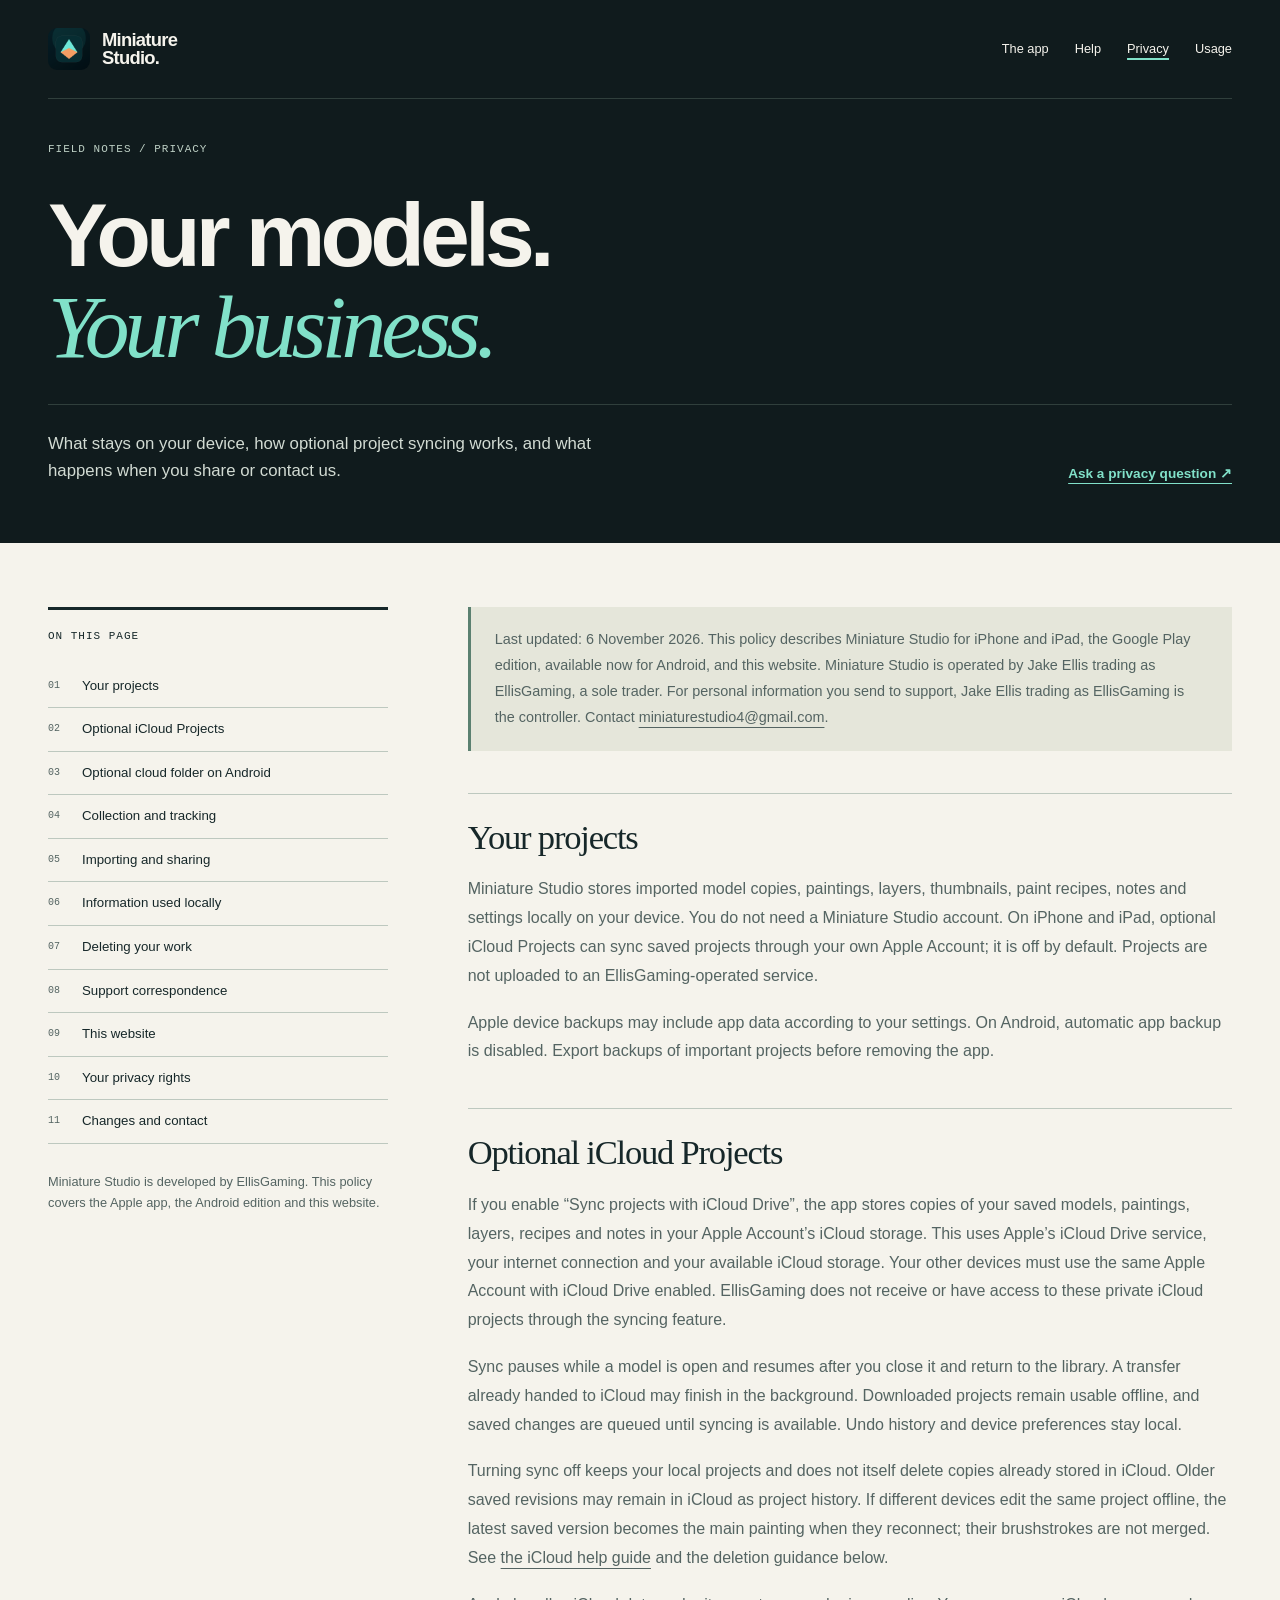
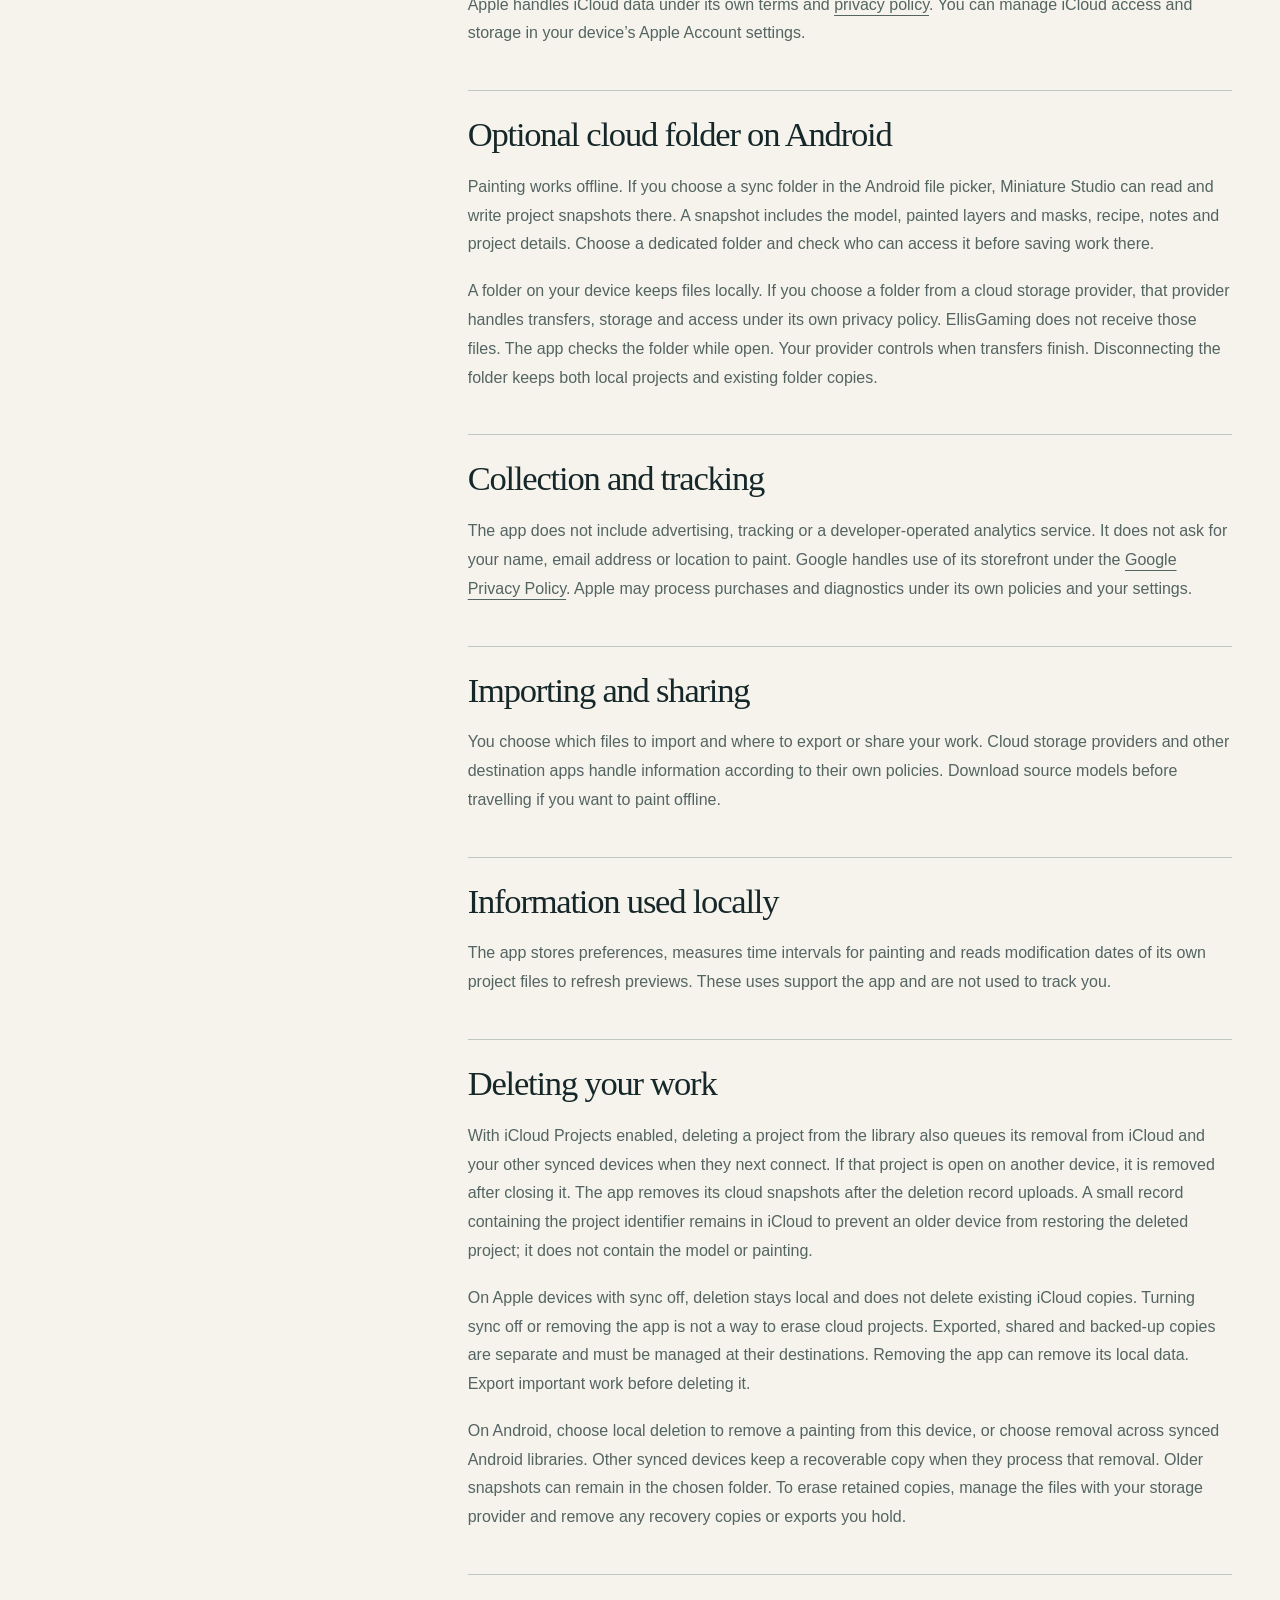
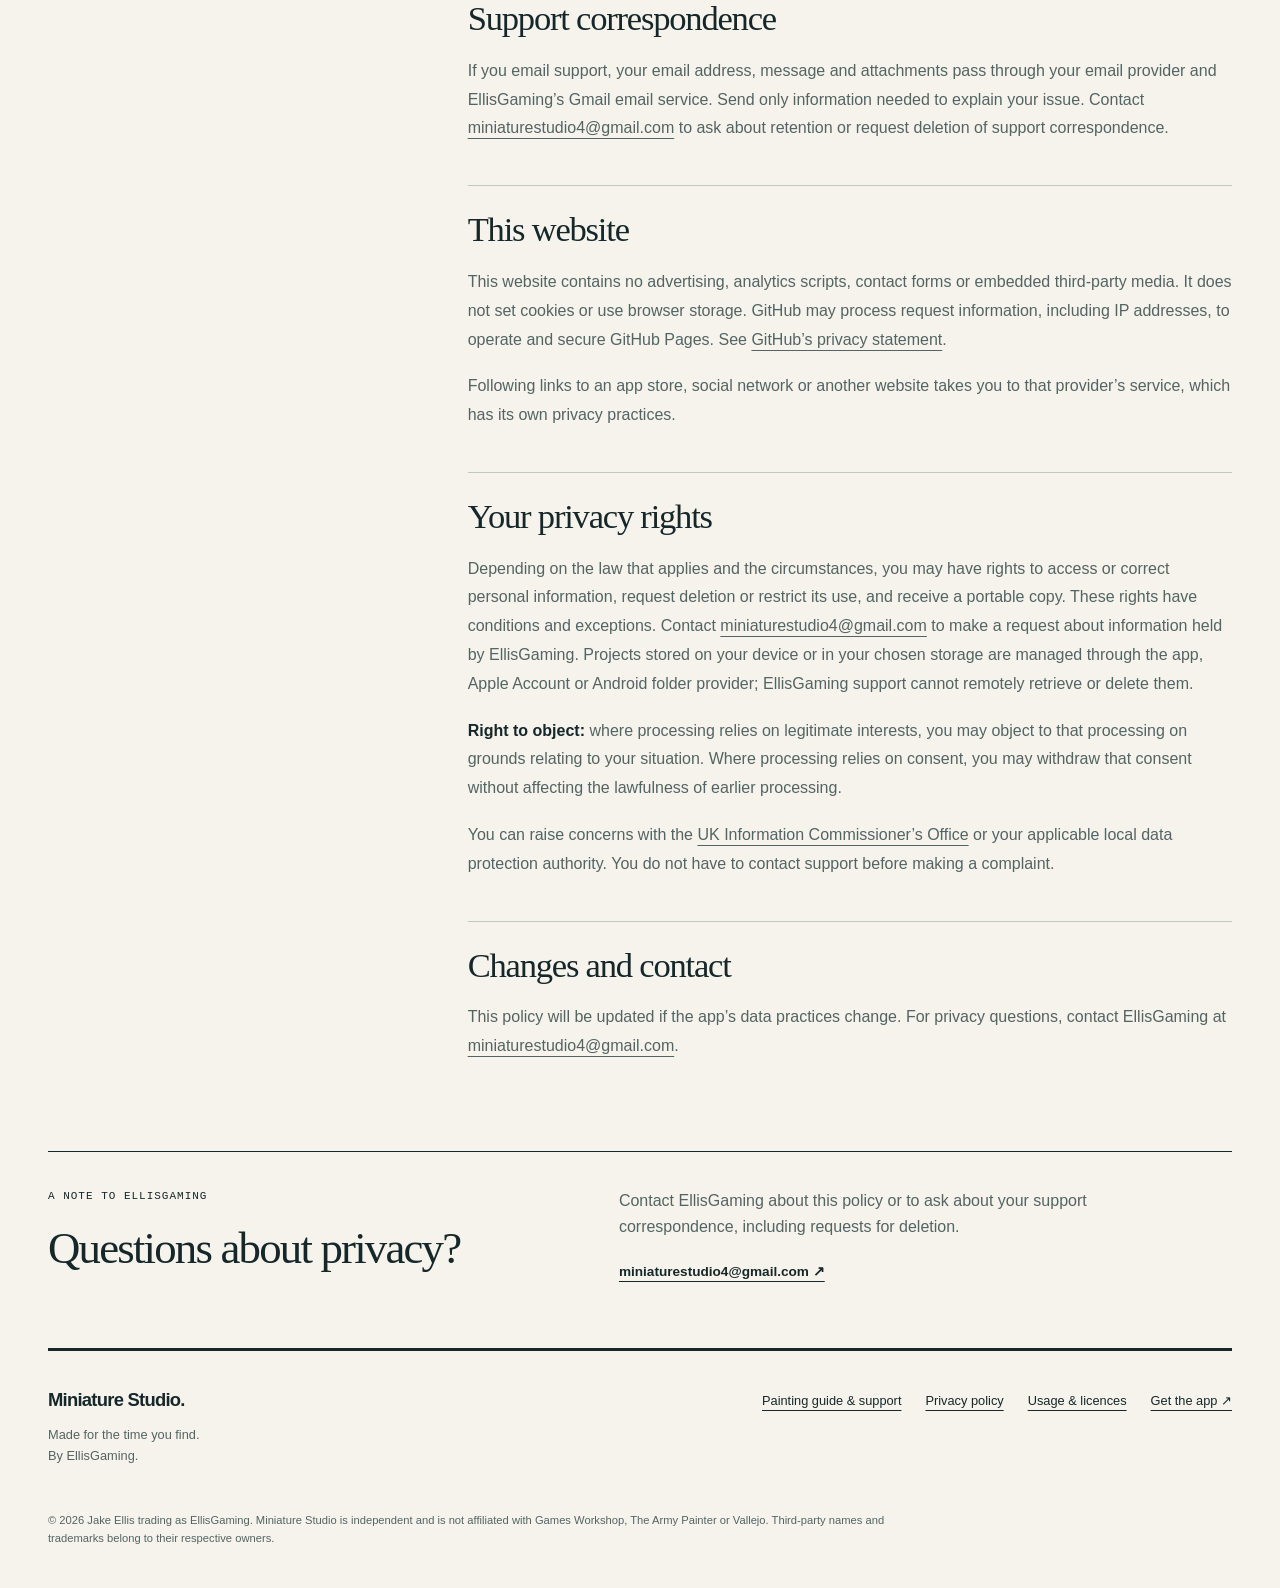
<file: privacy.html>
<!doctype html><html lang="en-GB"><head><meta charset="utf-8"><meta name="viewport" content="width=device-width,initial-scale=1"><title>Privacy policy — Miniature Studio</title><link rel="canonical" href="https://miniature-studio.co.uk/policy/"><meta http-equiv="refresh" content="0;url=policy/"><script>location.replace("policy/"+location.hash);</script></head><body><p>This page has moved. <a href="policy/">Continue to Privacy policy</a>.</p></body></html>
</file>
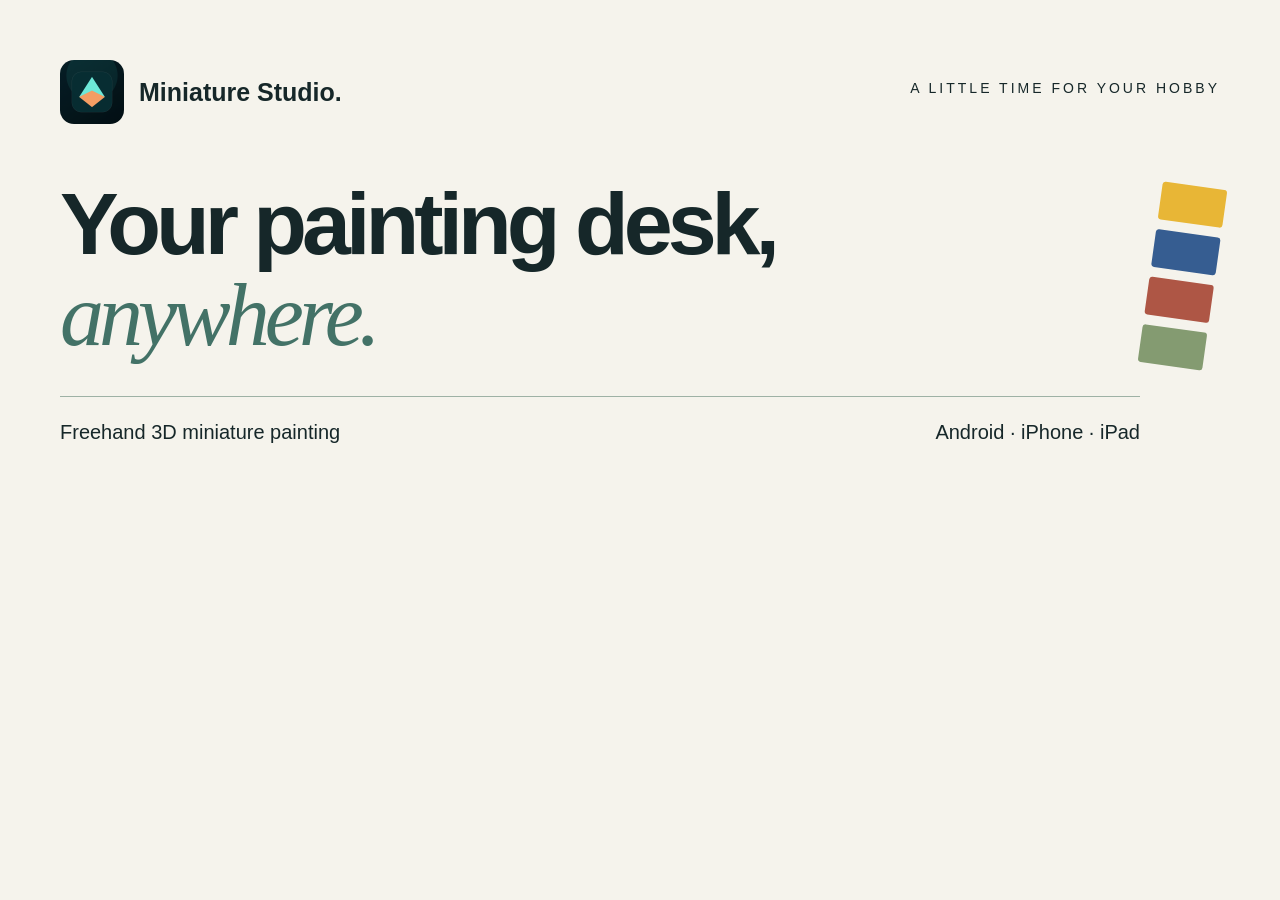
<file: social-card.html>
<!doctype html><html lang="en"><head><meta charset="utf-8"><title>Miniature Studio sharing artwork</title><style>*{box-sizing:border-box}body{margin:0;width:1200px;height:630px;background:#f5f3ec;color:#162729;font-family:-apple-system,BlinkMacSystemFont,'Segoe UI',sans-serif;padding:60px;overflow:hidden}.top{display:flex;align-items:center;gap:15px;font-size:25px;font-weight:750}.top img{width:64px;border-radius:14px}.label{position:absolute;right:60px;top:80px;font-size:14px;letter-spacing:3px}h1{font-size:88px;line-height:1.03;letter-spacing:-5px;margin:55px 0 35px}em{font-family:Georgia,serif;font-weight:400;color:#437267}.bottom{border-top:1px solid #9eb1a5;padding-top:24px;display:flex;justify-content:space-between;font-size:20px}.swatches{position:absolute;right:65px;top:185px;transform:rotate(8deg);display:flex;flex-direction:column;gap:10px}.swatches i{width:65px;height:38px;background:var(--c);display:block;border-radius:3px}</style></head><body><div class="top"><img src="assets/icon.png" alt="">Miniature Studio.</div><span class="label">A LITTLE TIME FOR YOUR HOBBY</span><h1>Your painting desk,<br><em>anywhere.</em></h1><div class="swatches"><i style="--c:#e8b636"></i><i style="--c:#365d91"></i><i style="--c:#ae5645"></i><i style="--c:#849b71"></i></div><div class="bottom"><span>Freehand 3D miniature painting</span><span>Android · iPhone · iPad</span></div></body></html>
</file>
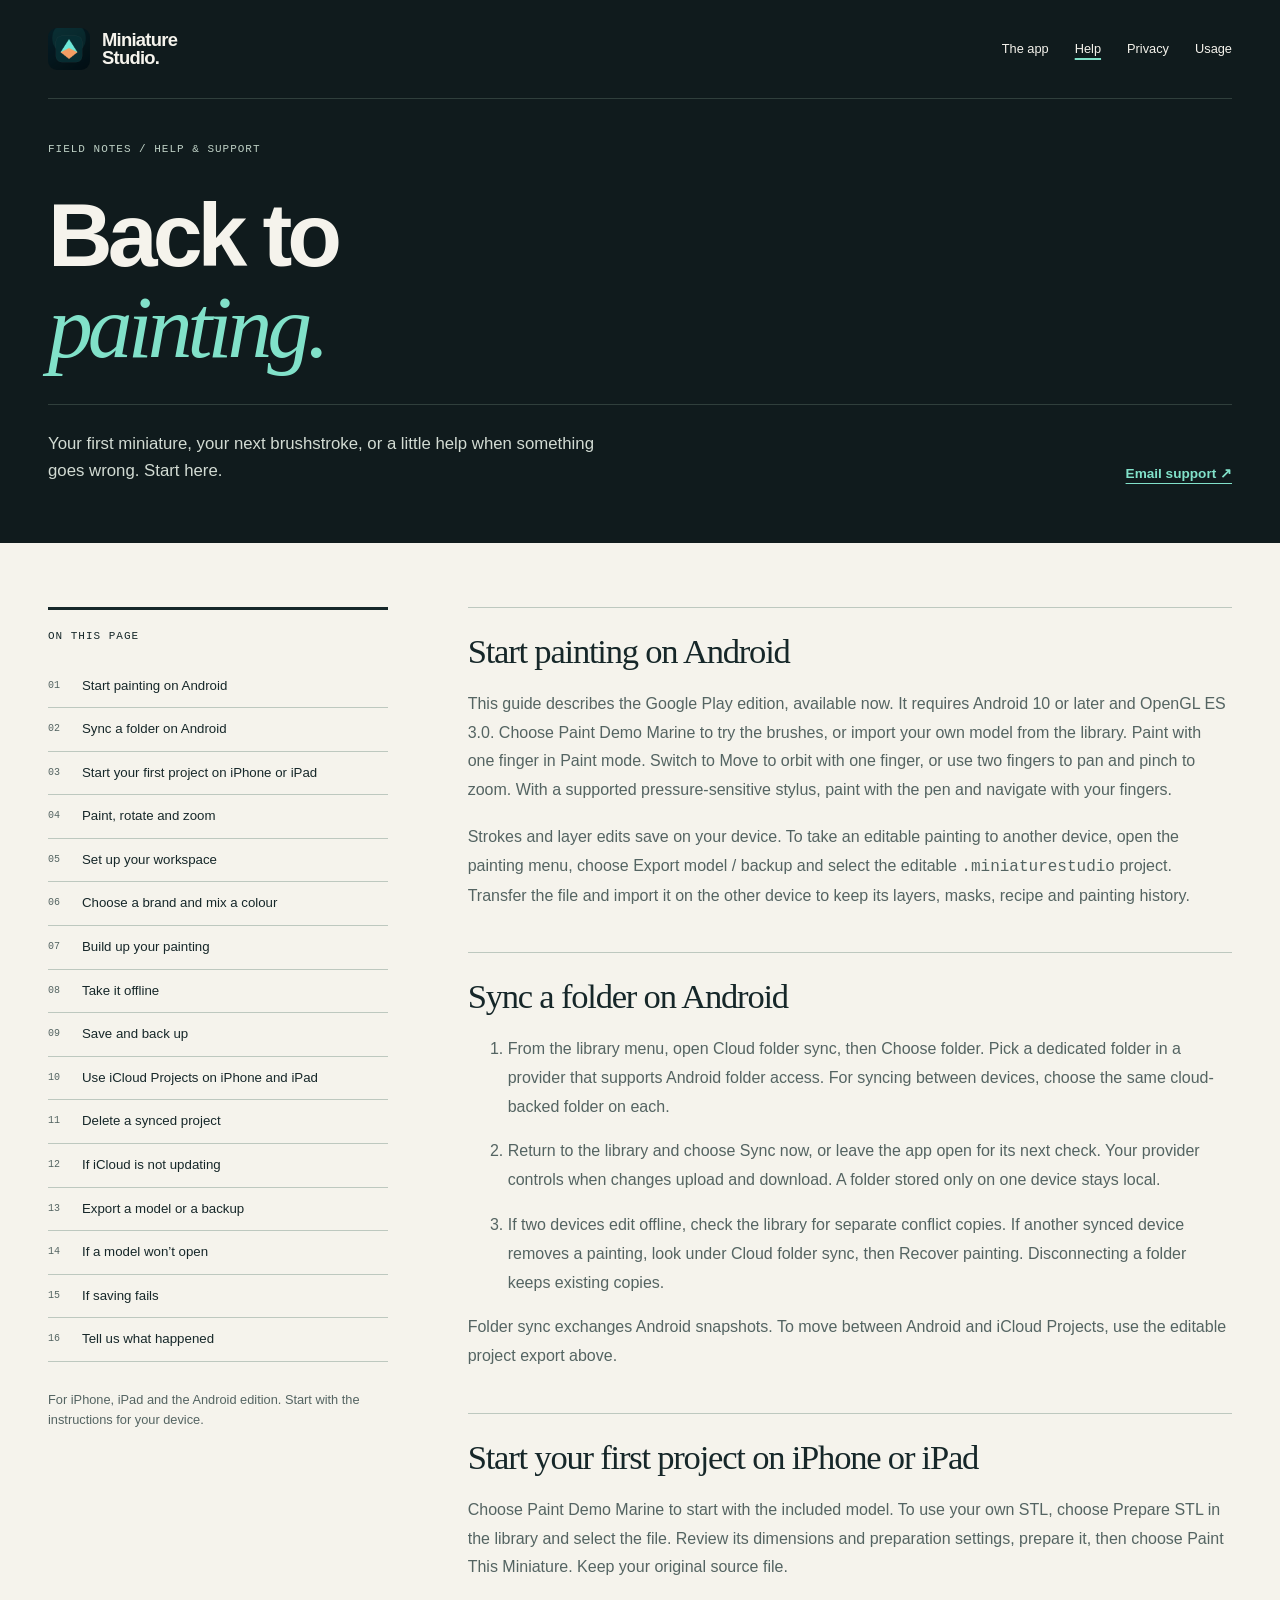
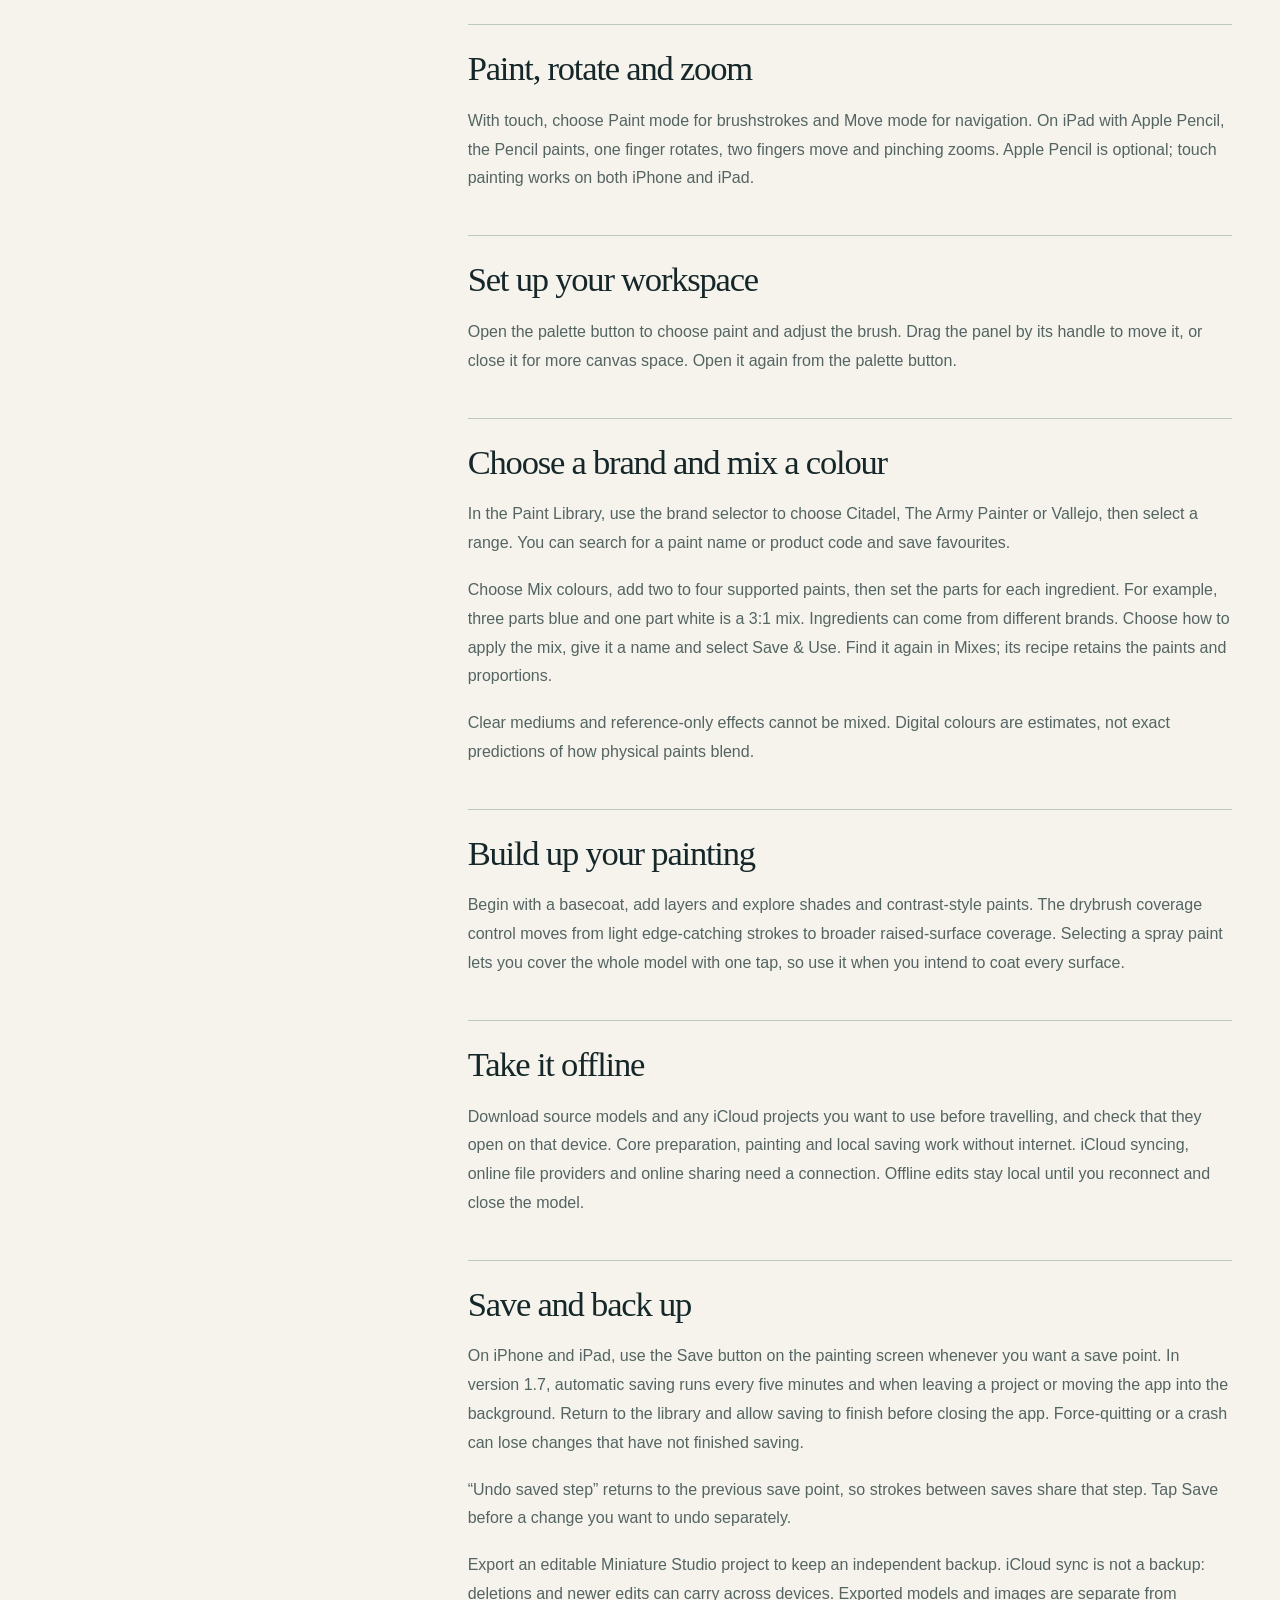
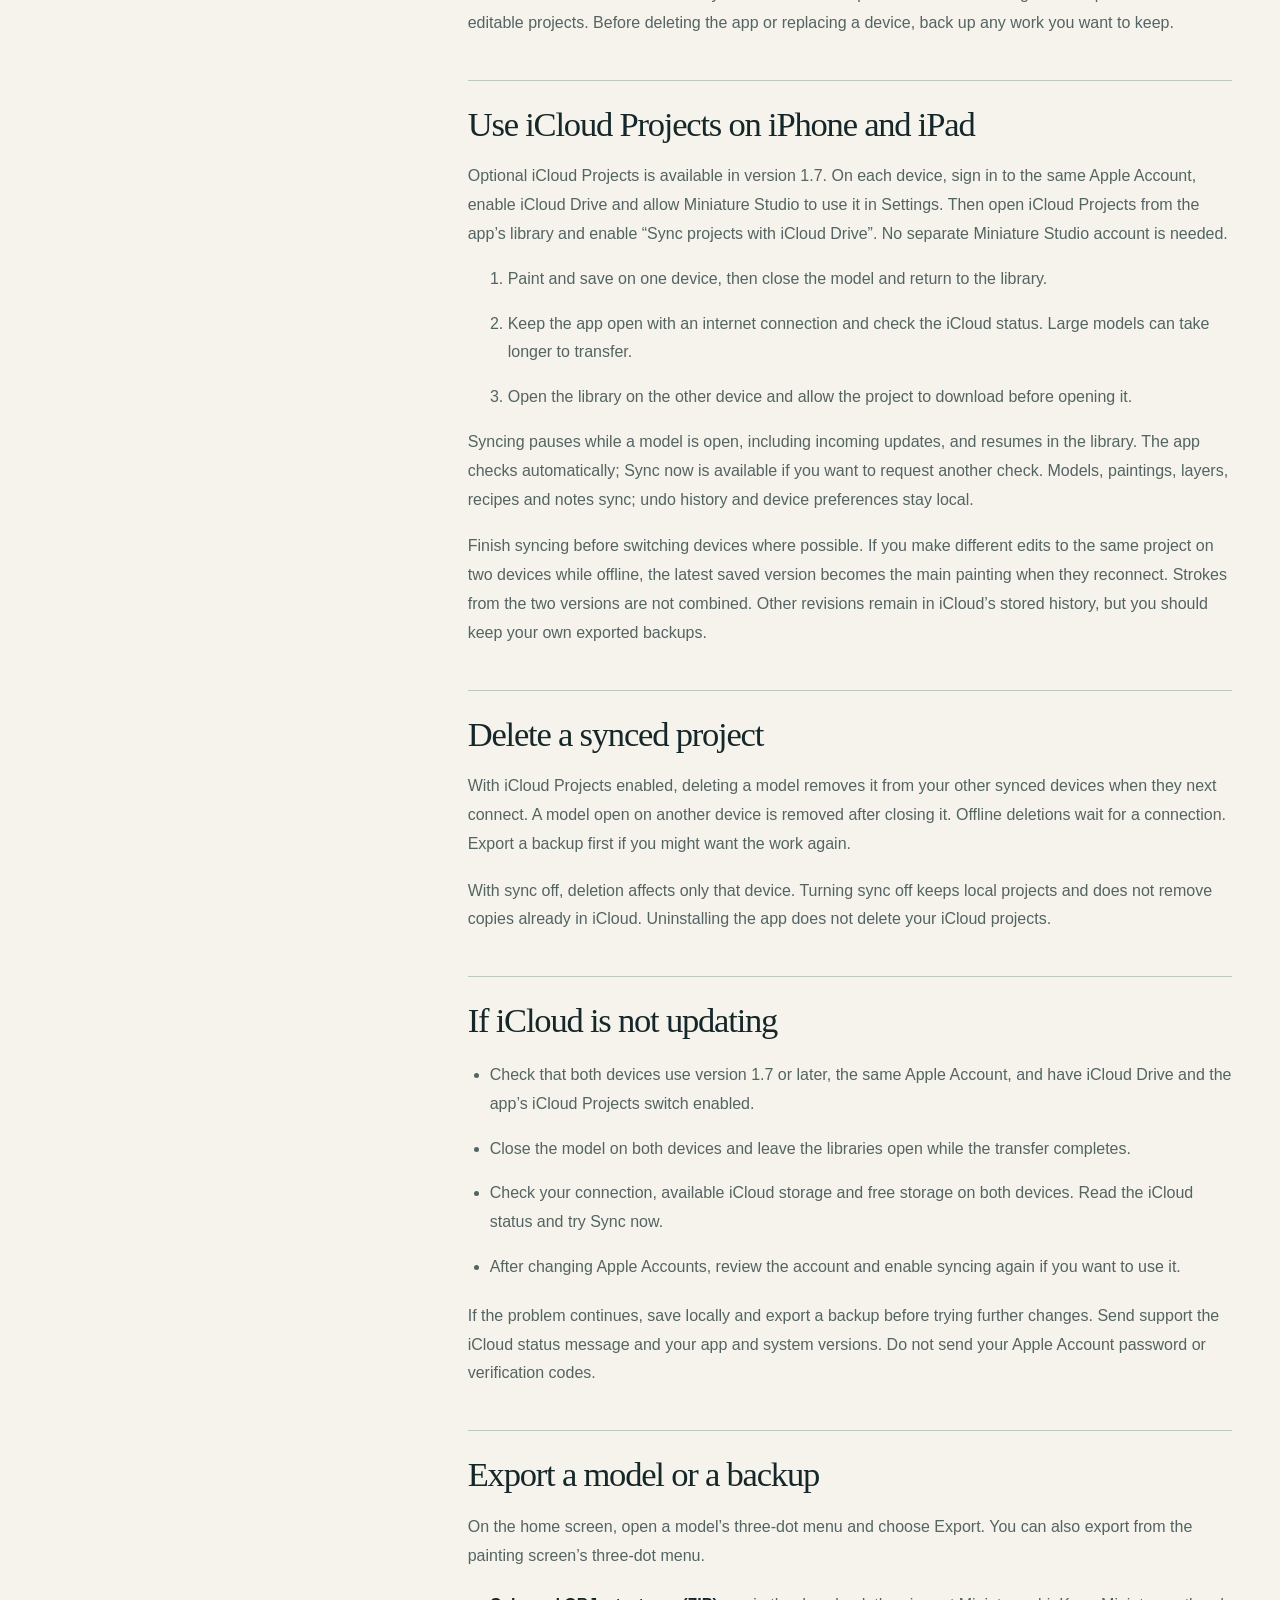
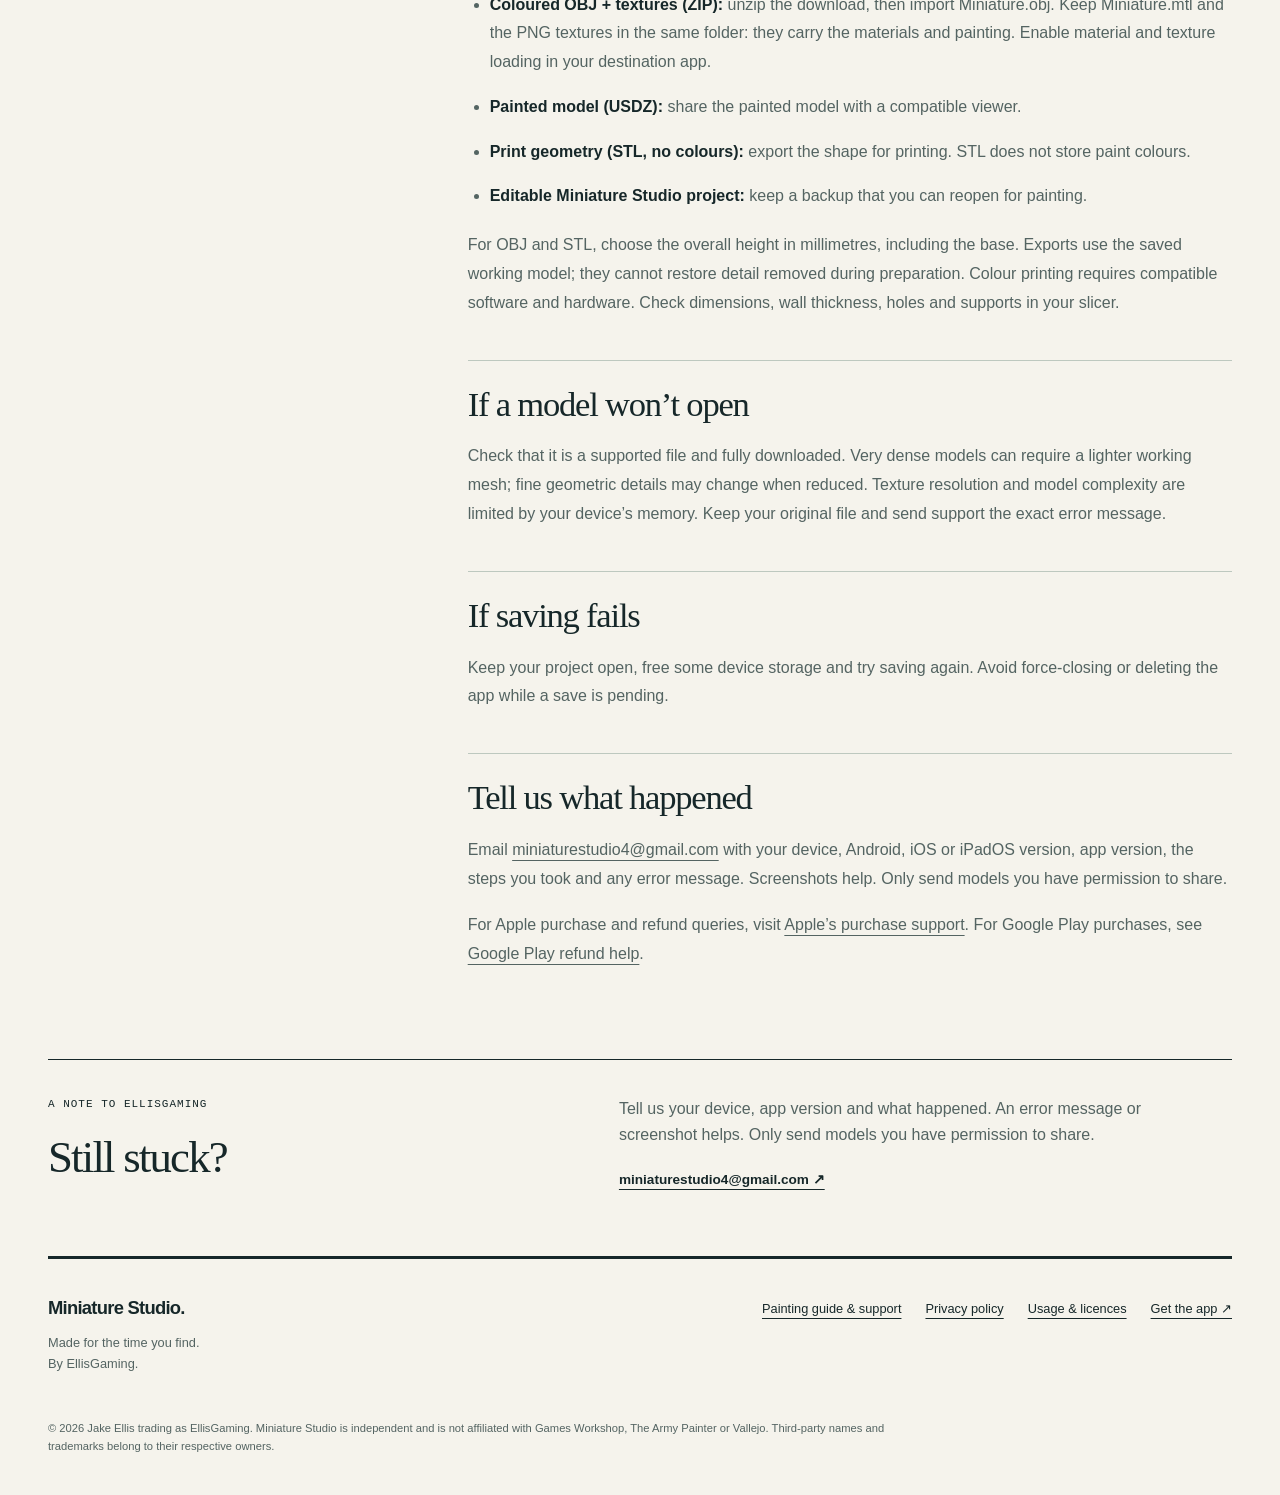
<file: support.html>
<!doctype html><html lang="en-GB"><head><meta charset="utf-8"><meta name="viewport" content="width=device-width,initial-scale=1"><title>Help &amp; painting guide — Miniature Studio</title><link rel="canonical" href="https://miniature-studio.co.uk/help/"><meta http-equiv="refresh" content="0;url=help/"><script>location.replace("help/"+location.hash);</script></head><body><p>This page has moved. <a href="help/">Continue to Help &amp; painting guide</a>.</p></body></html>
</file>
<file: style.css>
:root{--ink:#162729;--muted:#546462;--paper:#f5f3ec;--mint:#81e1c9;--line:#bdc8bf;--dark:#101b1d}
*{box-sizing:border-box}html{scroll-behavior:smooth;scroll-padding-top:24px}body{margin:0;background:var(--paper);color:var(--ink);font-family:-apple-system,BlinkMacSystemFont,'Segoe UI',sans-serif;line-height:1.6}a{color:inherit;text-underline-offset:5px}button,input,select{font:inherit}a,button,input,select,summary{-webkit-tap-highlight-color:transparent}a:focus-visible,button:focus-visible,input:focus-visible,select:focus-visible,summary:focus-visible{outline:3px solid #21876c;outline-offset:5px}img{display:block;max-width:100%}h1,h2,h3,p,figure{margin:0}h1,h2,h3{line-height:1.06}p+p{margin-top:18px}.wrap{width:min(1340px,calc(100% - 96px));margin-inline:auto}.section{padding-block:100px}.small{font-size:.8rem;color:var(--muted)}.text-link{font-size:.85rem;font-weight:650;display:inline-block;margin-top:22px}.eyebrow,.issue-line,.cover-spec,.margin-note>span,.workspace-caption>span,.chapter>span,.desk-heading>span,.contact-heading>span,.register-label,.travel-note>span,.platform-label{font:11px/1.5 ui-monospace,SFMono-Regular,Consolas,monospace;letter-spacing:.09em}
.cover{background:var(--dark);color:var(--paper);padding-bottom:0}.header{display:flex;justify-content:space-between;align-items:center;gap:30px;padding-block:28px;border-bottom:1px solid #71877d55}.brand{display:flex;align-items:center;gap:12px;text-decoration:none;font-weight:750;font-size:1.15rem;line-height:1;letter-spacing:-.04em}.brand img{border-radius:9px}nav{display:flex;flex-wrap:wrap;gap:26px;font-size:.8rem}nav a{text-decoration:none;padding-block:10px}.issue-line{display:flex;justify-content:space-between;gap:24px;color:#bed0c5;padding-block:26px}.issue-line a{color:var(--mint)}.cover-story h1{font-size:clamp(65px,9.5vw,148px);font-weight:680;letter-spacing:-.055em;line-height:.97;padding:32px 0 48px}.cover-story h1 span{color:#bed0c5}.cover-story h1 em{font-family:Georgia,serif;color:var(--mint);font-weight:400;letter-spacing:-.065em}.cover-bottom{display:grid;grid-template-columns:1.5fr 1fr;gap:70px;padding-bottom:48px}.cover-bottom>p{font-size:clamp(16px,1.6vw,21px);color:#d2dbd3;max-width:640px}.cover-bottom>div{border-left:1px solid #577068;padding-left:34px;font-size:.9rem;display:flex;align-items:center;justify-content:space-between;gap:24px}.button{display:inline-flex;align-items:center;justify-content:center;min-height:48px;padding:13px 20px;text-decoration:none;font-size:.83rem;font-weight:700;border:1px solid currentColor;line-height:1.4}.primary{background:var(--mint);color:var(--dark);border-color:var(--mint)}.button:hover{filter:brightness(.94)}.cover-spec{display:flex;justify-content:space-between;gap:20px;border-top:1px solid #71877d55;padding:20px 0;color:#bed0c5;font-size:10px}
.opening-spread{display:grid;grid-template-columns:.6fr 1.65fr 1fr;gap:40px;padding:85px 0 100px;align-items:start}.margin-note{border-top:3px solid var(--ink);padding-top:18px}.margin-note p{font:italic 1.4rem/1.3 Georgia,serif;margin:30px 0}.margin-note a{font-size:.75rem}.workspace-stage{min-width:0;padding-top:30px;position:relative}.ruler{height:12px;margin-bottom:30px;background:repeating-linear-gradient(90deg,var(--line) 0 1px,transparent 1px 12px);border-bottom:1px solid var(--line)}.workspace-caption{display:grid;grid-template-columns:1fr 1fr;gap:20px;border-bottom:1px solid var(--line);padding:28px 0}.workspace-caption p{font-size:.8rem;color:var(--muted)}.workspace-notes{padding-top:65px}.workspace-notes h2{font:2.8rem/1.1 Georgia,serif;letter-spacing:-.04em;margin-bottom:26px}.workspace-notes>p{font-size:.9rem;color:var(--muted)}#hero-phone{width:150px;margin:30px auto}.device-frame{padding:10px;background:#172225;border:1px solid #627269;border-radius:24px;box-shadow:0 7px 0 #bac6bb;max-width:100%;margin:auto}.device-screen{overflow:hidden;border-radius:15px;background:#d1dbcb}.device-screen img{width:100%;height:auto}.device-iphone{padding:7px;border-radius:27px;max-width:240px}.device-iphone .device-screen{border-radius:21px}.image-placeholder{aspect-ratio:3/4;display:flex;flex-direction:column;align-items:center;justify-content:center;text-align:center;padding:24px;background:#d1dbcb;color:#284638;background-image:linear-gradient(90deg,transparent calc(50% - .5px),#819b8528 50%,transparent calc(50% + .5px)),linear-gradient(transparent calc(50% - .5px),#819b8528 50%,transparent calc(50% + .5px))}.image-placeholder:before{content:'[ IMAGE ]';font:10px monospace;letter-spacing:.15em;margin-bottom:20px}.image-placeholder strong{font:normal clamp(1.1rem,2.3vw,2.1rem)/1.1 Georgia,serif;max-width:240px}.image-placeholder span{font:10px/1.5 monospace;max-width:180px;margin-top:22px}.device-iphone .image-placeholder{aspect-ratio:9/19.5;background-color:#e1d9c8;padding:14px}.device-iphone .image-placeholder strong{font-size:1.15rem}.device-iphone .image-placeholder span{font-size:9px}
.process{border-top:1px solid var(--ink);display:grid;grid-template-columns:1fr 1.3fr;gap:60px}.chapter{max-width:390px}.chapter h2,.desk-heading h2,.contact-heading h2,.session-film h2{font:clamp(2.8rem,4.8vw,4.5rem)/1.03 Georgia,serif;letter-spacing:-.05em;margin:30px 0}.chapter>p{color:var(--muted)}.process-list{list-style:none;padding:0;margin:0}.process-list li{display:grid;grid-template-columns:60px 1fr;gap:20px;border-top:1px solid var(--line);padding:28px 0}.process-list li>span{font:italic 2.2rem Georgia,serif;color:#5f7e6f}.process-list h3{font-size:1.45rem;letter-spacing:-.035em;margin-bottom:12px}.process-list p{font-size:.93rem;color:var(--muted)}.process-list small{display:block;font:10px monospace;letter-spacing:.08em;margin-top:18px}.gesture-note{grid-column:1/-1;display:flex;gap:35px;border-block:1px solid var(--line);padding:22px 0;font-size:.85rem}.gesture-note strong{white-space:nowrap}.gesture-note p{max-width:780px;color:var(--muted)}
.paint-desk{background:#e5e6da;border-block:1px solid var(--line)}.desk-heading{display:grid;grid-template-columns:.65fr 1.5fr 1fr;gap:35px;align-items:end;margin-bottom:60px}.desk-heading>span{align-self:start}.desk-heading h2{margin:0}.desk-heading>p{font-size:.85rem;color:var(--muted)}.desk-layout{display:grid;grid-template-columns:1fr 1.2fr;gap:90px}.paint-register{min-width:0}.register-label{border-bottom:3px solid var(--ink);padding-bottom:16px}.paint-register article{display:grid;grid-template-columns:30px 1fr;gap:10px 20px;padding:25px 0;border-bottom:1px solid #aebbae}.paint-register article>span{font:11px monospace;padding-top:7px}.paint-register h3{font-size:1.8rem;letter-spacing:-.05em}.paint-register article p{grid-column:2;font-size:.85rem;color:var(--muted)}.paint-register>.small{margin-top:24px;max-width:400px}
.mixing-note{background:#fbfaf4;border:1px solid #9dac9d;padding:30px;min-width:0;box-shadow:7px 7px 0 #c5cec0}.mixing-note figcaption{border-bottom:1px solid var(--line);padding-bottom:22px}.mixing-note figcaption>span{display:block;font:10px monospace;letter-spacing:.1em;color:var(--muted)}.mixing-note figcaption strong{display:block;font:2rem Georgia,serif;margin:12px 0}.mixing-note figcaption small{font-size:.7rem;color:var(--muted)}.mix-ingredients{display:grid;grid-template-columns:minmax(0,1fr) 20px minmax(0,1fr);gap:12px;text-align:center;align-items:start;margin:28px 0}.paint-daub{display:block;height:60px;width:76px;background:var(--swatch);margin:0 auto 16px;border-radius:48% 43% 39% 46%;border:1px solid #16272920}.mix-ingredients strong,.mix-ingredients small,.mix-ingredients div>span:last-child{display:block}.mix-ingredients strong{font-size:.9rem;line-height:1.3}.mix-ingredients small{font-size:.7rem;color:var(--muted);margin:5px 0}.mix-ingredients div>span:last-child{font:italic 1rem Georgia,serif}.mix-plus{font:2rem Georgia,serif;padding-top:13px}.mix-paint-choices{display:grid;grid-template-columns:1fr 1fr;gap:16px;margin:20px 0}.mix-paint-choices select{display:block;width:100%;min-width:0;min-height:48px;padding:9px;background:#fbfaf4;color:var(--ink);border:1px solid #9dac9d;border-radius:0;font-size:16px}.mix-paint-choices label{min-width:0}#mix-demo-controls label{font-size:.8rem;font-weight:600}#mix-demo-controls>label{display:flex;justify-content:space-between}#mix-ratio{width:100%;height:44px;accent-color:#31564e}.ratio-endpoints{display:flex;justify-content:space-between;font-size:.7rem;color:var(--muted)}.mix-result{display:flex;align-items:center;gap:25px;padding:24px 0;margin:22px 0;border-block:1px solid var(--line)}.mixed-stroke{background:var(--mixed);width:45%;height:85px;display:block;border-radius:3% 15% 7% 9%}.mix-result div>span{font:10px monospace}.mix-result strong{font:italic 1.4rem Georgia,serif;display:block;margin:8px 0}.mix-result code{font-size:.75rem}#mix-demo-note{font-size:.72rem;color:var(--muted)}
.session-film{display:grid;grid-template-columns:1fr 1.8fr;gap:70px;align-items:center}.session-film p{font-size:.9rem;color:var(--muted)}.video-placeholder{min-height:330px;border:1px solid #6d8377;background:#20342e;color:#f5f3ec;display:flex;flex-direction:column;justify-content:center;padding:45px}.video-placeholder>span{font:11px monospace;letter-spacing:.12em;color:#b8cec0}.video-placeholder strong{font:italic 2.8rem/1.05 Georgia,serif;margin:30px 0;max-width:400px}.video-placeholder p{color:#b8cec0;font-size:.8rem}#painting-video video{display:block;width:100%;max-height:650px;background:var(--dark)}.video-transcript{margin-top:20px}
.gallery-section{background:var(--dark);color:var(--paper)}.contact-heading{display:grid;grid-template-columns:.65fr 1.5fr 1fr;gap:35px;align-items:end;margin-bottom:50px}.contact-heading h2{margin:0}.contact-heading>span{align-self:start;color:var(--mint)}.contact-heading>p{font-size:.9rem;color:#bed0c5}.gallery-grid{display:grid;grid-template-columns:repeat(4,minmax(0,1fr));border-left:1px solid #71877d55;border-top:1px solid #71877d55}.gallery-item{padding:22px;border-right:1px solid #71877d55;border-bottom:1px solid #71877d55;min-width:0}.gallery-item:first-child{grid-column:span 2;grid-row:span 2}.gallery-stage{font:10px/1.5 monospace;color:#b9c9bd;letter-spacing:.06em;margin-bottom:24px}.gallery-item button,.gallery-slot{width:100%;display:block;border:0;background:transparent;padding:6px 10px 20px}.gallery-item button{cursor:zoom-in}.gallery-item .device-frame{max-width:200px;box-shadow:none;padding:6px;border-radius:17px}.gallery-item:first-child .device-frame{max-width:360px}.gallery-item .device-screen{border-radius:11px}.gallery-item .device-iphone{max-width:125px}.gallery-item .image-placeholder{padding:15px}.gallery-item .image-placeholder strong{font-size:1.2rem}.gallery-item:first-child .image-placeholder strong{font-size:2rem}.gallery-item .image-placeholder span{font-size:9px}.gallery-item figcaption strong{display:block;font-size:.85rem;line-height:1.3}.gallery-item figcaption span{display:block;font:italic .9rem/1.4 Georgia,serif;color:#b9c9bd;margin-top:8px}.gallery-section .small{color:#b9c9bd;margin-top:22px}
.travel-note{display:grid;grid-template-columns:.65fr 1.5fr 1fr;gap:35px;padding-block:80px;border-bottom:1px solid var(--ink)}.travel-note>p{font:italic clamp(2rem,3.6vw,3.3rem)/1.12 Georgia,serif;letter-spacing:-.04em}.travel-note>div{font-size:.9rem;color:var(--muted)}
.section-heading{display:grid;grid-template-columns:1.5fr 1fr;gap:40px;align-items:end;margin-bottom:40px}.section-heading h2{font:clamp(2.5rem,4vw,3.8rem)/1.05 Georgia,serif;letter-spacing:-.04em;margin-top:20px}.section-heading>p{color:var(--muted);font-size:.9rem}.release-grid{display:grid;grid-template-columns:1.3fr 1fr;border-block:1px solid var(--ink)}.release-card{padding:36px 40px 36px 0}.release-card+.release-card{padding-left:40px;border-left:1px solid var(--line)}.release-card h3{font-size:2rem;margin:20px 0}.release-card>p{font-size:.9rem}.release-card .release-date{font-size:1.4rem}.release-card .price{font:3.5rem Georgia,serif;margin:30px 0}.price small{display:block;font:11px/1.5 monospace;margin-top:8px;color:var(--muted)}.availability{color:var(--muted)}.faq{padding-top:0;display:grid;grid-template-columns:1fr 1.5fr;gap:0 60px}.faq>.eyebrow{grid-column:1}.faq>h2{grid-column:1;grid-row:2/9;font:2.7rem/1.05 Georgia,serif;letter-spacing:-.04em;max-width:280px;margin-top:25px}.faq details{grid-column:2;border-bottom:1px solid var(--line);padding:20px 0}.faq details:first-of-type{grid-row:1/3}.faq summary{cursor:pointer;font-size:.95rem;font-weight:600}.faq details p{font-size:.88rem;color:var(--muted);margin-top:16px}.footer{border-top:3px solid var(--ink);display:grid;grid-template-columns:1fr 1fr;gap:30px;padding-block:40px}.footer>div:nth-child(2){display:flex;gap:24px;flex-wrap:wrap;justify-content:end;align-content:start;font-size:.8rem}.footer p{font-size:.8rem;color:var(--muted);margin-top:16px}.footer .legal{grid-column:1/-1;font-size:.7rem;max-width:850px}#social-links{display:flex;gap:20px}.prose{max-width:760px;margin:70px auto 100px}.prose h1{font:clamp(2.8rem,6vw,4rem)/1.1 Georgia,serif;letter-spacing:-.05em;margin-bottom:30px}.prose h2{font-size:1.5rem;margin:35px 0 16px}.prose p{color:var(--muted)}.prose .button{margin-top:25px}.prose>.eyebrow{margin-bottom:20px}dialog{max-width:95vw;max-height:95vh;padding:24px;background:var(--paper);border:1px solid var(--line)}dialog::backdrop{background:#101b1dee}dialog img{max-width:85vw;max-height:78vh;width:auto;height:auto;margin:auto;object-fit:contain}.close{display:block;margin-left:auto;background:none;border:0;font-size:2rem;min-width:44px;min-height:44px;cursor:pointer}dialog p{margin-top:20px}.skip{position:absolute;left:12px;top:-100px;z-index:5;background:var(--paper);color:var(--ink);padding:12px}.skip:focus{top:12px}[hidden]{display:none!important}
@media(min-width:1500px){.cover-story h1{font-size:150px}}
@media(max-width:1100px){.wrap{width:calc(100% - 64px)}.cover-bottom{gap:30px}.cover-bottom>div{display:block}.cover-bottom .button{margin-top:18px}.opening-spread{grid-template-columns:1.5fr 1fr;gap:35px}.margin-note{grid-column:1/-1;display:flex;justify-content:space-between;align-items:center;gap:25px}.margin-note p{margin:0;font-size:1.2rem}.workspace-notes{padding-top:55px}.desk-layout{gap:45px}.desk-heading,.contact-heading,.travel-note{grid-template-columns:1fr 1.5fr}.desk-heading>span,.contact-heading>span,.travel-note>span{grid-column:1/-1}.session-film{gap:35px}.gallery-grid{grid-template-columns:repeat(3,minmax(0,1fr))}.gallery-item:first-child{grid-row:auto}.faq{gap:0 30px}}
@media(max-width:720px){.wrap{width:calc(100% - 40px)}.section{padding-block:60px}.header{gap:20px;align-items:start}.brand{font-size:1rem}.brand img{width:34px;height:34px}nav{max-width:200px;gap:4px 18px;justify-content:end;font-size:.72rem}.issue-line{display:block;font-size:9px}.issue-line a{display:block;margin-top:12px}.cover-story h1{font-size:clamp(58px,11.8vw,85px);padding:15px 0 32px}.cover-bottom{grid-template-columns:1fr;gap:25px}.cover-bottom>div{border-left:0;border-top:1px solid #71877d55;padding:22px 0 0;display:flex;font-size:.8rem}.cover-bottom .button{margin:0}.cover-spec{display:grid;grid-template-columns:1fr 1fr;font-size:9px;gap:12px}.opening-spread{grid-template-columns:1fr;padding-block:45px 60px}.margin-note{display:block}.margin-note p{margin:18px 0}.workspace-stage{padding-top:0}.workspace-stage .device-frame{max-width:420px}.workspace-caption{grid-template-columns:1fr 1fr}.workspace-notes{padding-top:10px;display:grid;grid-template-columns:1fr 135px;gap:20px}.workspace-notes h2,.workspace-notes>p{grid-column:1}.workspace-notes h2{font-size:2.3rem;margin:0}.workspace-notes>p{margin:0}.workspace-notes #hero-phone{grid-column:2;grid-row:1/5;width:130px;margin:0}.workspace-notes .small{grid-column:1/-1}.process{grid-template-columns:1fr;gap:30px}.chapter{max-width:none}.chapter h2{font-size:3.3rem}.process-list li{grid-template-columns:40px 1fr;gap:15px}.gesture-note{display:block;margin-top:0}.gesture-note p{margin-top:12px}.desk-heading,.contact-heading,.travel-note{grid-template-columns:1fr;gap:24px}.desk-heading h2,.contact-heading h2{font-size:3.2rem}.desk-heading{margin-bottom:35px}.desk-layout{grid-template-columns:1fr;gap:40px}.paint-register article{padding:20px 0}.paint-register h3{font-size:1.6rem}.mixing-note{padding:24px;box-shadow:4px 4px 0 #c5cec0}.session-film{grid-template-columns:1fr;gap:30px}.session-film h2{margin:20px 0}.video-placeholder{min-height:280px;padding:28px}.video-placeholder strong{font-size:2.3rem}.gallery-grid{grid-template-columns:1fr 1fr}.gallery-item{padding:16px}.gallery-item:first-child{grid-column:span 2}.gallery-item .image-placeholder strong{font-size:1rem}.gallery-item .image-placeholder span{font-size:8px}.gallery-item button,.gallery-slot{padding:0 0 18px}.travel-note{padding-block:55px}.travel-note>div{max-width:440px}.section-heading{grid-template-columns:1fr;gap:20px}.release-grid{grid-template-columns:1fr}.release-card{padding:30px 0}.release-card+.release-card{border-left:0;border-top:1px solid var(--line);padding:30px 0}.faq{display:block;padding-top:0}.faq>h2{margin:20px 0 30px;max-width:none}.footer{grid-template-columns:1fr}.footer>div:nth-child(2){justify-content:start;gap:20px}.footer .legal{grid-column:1}.prose{margin-top:40px}}
@media(max-width:380px){.wrap{width:calc(100% - 32px)}nav{gap:2px 12px;max-width:155px;font-size:.68rem}.cover-story h1{font-size:54px}.cover-bottom>div{display:block}.cover-bottom .button{margin-top:18px}.workspace-notes{grid-template-columns:1fr}.workspace-notes #hero-phone{grid-column:1;grid-row:auto;margin:auto}.mixing-note{padding:18px}.mix-paint-choices{grid-template-columns:1fr}.gallery-item{padding:12px}.gallery-item .image-placeholder{padding:10px}.gallery-stage{font-size:9px}.gallery-item figcaption strong{font-size:.8rem}}
.device-screen video{display:block;width:100%;height:auto;object-fit:contain;background:var(--dark)}
/* Device shells surround the capture; nothing is drawn over app content. */
.device-frame{position:relative;background:linear-gradient(135deg,#535858,#171a1b 25%,#34393a 80%,#777e7d);border:1px solid #8a9290;box-shadow:0 2px 0 #090c0d,0 16px 32px #0003;padding:12px;border-radius:24px}
.device-screen{border:1px solid #080a0b;background:#000;border-radius:12px;overflow:hidden}
.device-screen img{display:block;width:100%;height:auto;object-fit:contain;border-radius:0}
.device-frame:before{content:'';position:absolute;right:-4px;top:18%;height:8%;width:3px;background:#697170;border-radius:0 2px 2px 0}
.device-ipad{padding:14px;border-radius:24px}
.device-iphone{padding:9px;border-radius:32px}
.device-iphone .device-screen{border-radius:23px}
.device-duo{padding:11px;border-radius:25px;box-shadow:inset 3px 0 #929997,0 2px 0 #080a0b,0 16px 32px #0003}
.device-duo:after{content:'';position:absolute;left:-4px;top:44%;height:12%;width:4px;background:#777f7d;border-radius:3px 0 0 3px}
.gallery-item .device-switch{display:flex;flex-wrap:wrap;gap:8px;margin:0 0 24px}
.gallery-item .device-switch button{display:inline-block;width:auto;padding:8px 12px;border:1px solid #71877d88;border-radius:20px;font:12px/1.2 inherit;color:var(--paper);cursor:pointer}
.gallery-item .device-switch button[aria-pressed=true]{background:var(--mint);color:var(--dark);border-color:var(--mint)}
.device-switch button:focus-visible,.screenshot-open:focus-visible{outline:3px solid var(--mint);outline-offset:5px}
.gallery-item .screenshot-open{height:560px;display:flex;align-items:center;justify-content:center}
.gallery-item .screenshot-open .device-frame{width:350px;max-width:100%;padding:10px;border-radius:23px;box-shadow:0 12px 25px #0005}
.gallery-item .screenshot-open .device-iphone{width:231px;border-radius:30px;padding:8px}
.gallery-item .screenshot-open .device-iphone .device-screen{border-radius:21px}
.gallery-item .screenshot-open .device-duo{box-shadow:inset 3px 0 #929997,0 12px 25px #0005}
#lightbox{width:min(94vw,1100px);max-height:94dvh;padding:48px 24px 20px;background:var(--dark);color:var(--paper)}
#lightbox-media .device-frame{width:fit-content;max-width:100%;box-shadow:none}
#lightbox-media .device-screen img{width:auto;max-width:100%;height:auto;max-height:calc(94dvh - 160px);object-fit:contain}
#lightbox .close{position:absolute;right:10px;top:4px;z-index:2;color:var(--paper)}
@media(max-width:720px){.gallery-item .screenshot-open{height:460px}.gallery-item .screenshot-open .device-frame{width:290px}.gallery-item .screenshot-open .device-iphone{width:192px}#lightbox{padding-inline:12px}}
.recording-placeholder:before{content:'[ VIDEO ]'}
.video-error{padding:16px;font-size:.8rem;color:var(--ink)}
/* Larger pictures, earlier in the visit. */
.gallery-grid{grid-template-columns:repeat(2,minmax(0,1fr))}
.gallery-item:first-child{grid-column:auto;grid-row:auto}
.gallery-item{padding:32px}
.gallery-item .device-frame,.gallery-item:first-child .device-frame{max-width:460px}
.gallery-item .device-iphone{max-width:250px}
.gallery-item figcaption strong{font-size:1.05rem}
.gallery-item .image-placeholder strong{font-size:1.8rem}
.gallery-item .image-placeholder span{font-size:11px}
.launch-reminder{position:fixed;right:24px;bottom:24px;z-index:20;width:min(410px,calc(100% - 32px));max-height:calc(100dvh - 32px);overflow:auto;background:var(--paper);color:var(--ink);padding:30px;border:1px solid #799687;border-top:5px solid var(--mint);box-shadow:0 12px 45px #101b1d55}
.launch-reminder .eyebrow{padding-right:24px;font-size:10px}
.launch-reminder h2{font:2rem/1.1 Georgia,serif;margin:20px 0 16px;letter-spacing:-.04em}
.launch-reminder>p:not(.eyebrow){font-size:.9rem}
.launch-reminder .button{width:100%;margin:22px 0 14px}
.launch-reminder p.small{font-size:.74rem;margin:0}
.reminder-close{position:absolute;top:8px;right:8px;width:44px;height:44px;border:0;background:transparent;font-size:1.7rem;cursor:pointer}
.reminder-later{background:none;border:0;text-decoration:underline;text-underline-offset:4px;min-height:44px;padding:12px 0 0;font-size:.8rem;cursor:pointer;color:var(--muted)}
@media(max-width:720px){.gallery-grid{grid-template-columns:1fr}.gallery-item{padding:24px}.gallery-item .device-frame{max-width:420px}.gallery-item .device-iphone{max-width:230px}.launch-reminder{right:16px;bottom:16px;padding:24px}}
@media(prefers-reduced-motion:reduce){html{scroll-behavior:auto}}
/* The help desk: the same paper, ink and margin notes as the main site. */
.information-cover{padding-block:42px 58px}
.information-cover>.eyebrow{color:#bed0c5}
.information-cover h1{font-size:clamp(54px,7vw,100px);font-weight:680;letter-spacing:-.055em;line-height:1.02;margin:32px 0}
.information-cover h1 em{font-family:Georgia,serif;font-weight:400;color:var(--mint)}
.information-intro{display:flex;justify-content:space-between;gap:36px;align-items:end;border-top:1px solid #71877d55;padding-top:26px}
.information-intro p{max-width:580px;color:#d2dbd3;font-size:1.05rem}
.information-intro .text-link{color:var(--mint);flex-shrink:0;margin:0}
.information-page nav a[aria-current=page]{text-decoration:underline;text-decoration-color:var(--mint);text-decoration-thickness:2px}
.information-layout{display:grid;grid-template-columns:minmax(200px,1fr) minmax(0,2.25fr);gap:80px;padding-block:64px 90px;align-items:start}
.information-index{border-top:3px solid var(--ink);padding-top:18px}
.information-index nav{display:flex;flex-direction:column;gap:0;max-width:none;margin:20px 0 28px}
.information-index nav a{display:grid;grid-template-columns:24px 1fr;gap:10px;border-bottom:1px solid var(--line);padding:12px 0;line-height:1.4;font-size:.83rem}
.information-index nav span{font:10px/1.8 ui-monospace,SFMono-Regular,Consolas,monospace;color:var(--muted)}
.information-index nav a:hover{color:#216650}
.information-body{max-width:780px;min-width:0}
.information-body h2{font:clamp(1.65rem,2.7vw,2.3rem)/1.15 Georgia,serif;letter-spacing:-.035em;margin:42px 0 18px;padding-top:24px;border-top:1px solid var(--line);scroll-margin-top:28px}
.information-body h2:first-child{margin-top:0}
.information-body p,.information-body li{color:var(--muted);font-size:1rem;line-height:1.8}
.information-body strong{color:var(--ink)}
.information-body ul{padding-left:22px;margin-block:20px}
.information-body li+li{margin-top:16px}
.information-body a,.information-contact a{overflow-wrap:anywhere}
.information-body>p:first-child{padding:20px 24px;background:#e5e6da;border-left:3px solid #5b8070;font-size:.9rem}
.information-contact{display:grid;grid-template-columns:1fr 1.2fr;gap:60px;border-top:1px solid var(--ink);padding-block:36px 64px}
.information-contact h2{font:clamp(2rem,3.5vw,3.2rem)/1.1 Georgia,serif;letter-spacing:-.04em;margin-top:20px}
.information-contact p:not(.eyebrow){max-width:550px;color:var(--muted)}
@media(max-width:1000px){.information-layout{gap:40px;grid-template-columns:minmax(180px,1fr) minmax(0,2fr)}}
@media(max-width:720px){.information-cover{padding-block:28px 36px}.information-cover h1{font-size:clamp(48px,10vw,72px);margin-block:24px}.information-intro{display:block}.information-intro .text-link{margin-top:22px}.information-layout{display:block;padding-block:32px 54px}.information-index{margin-bottom:36px}.information-index nav{display:grid;grid-template-columns:1fr 1fr;gap:0 20px;justify-content:start}.information-index nav a{font-size:.8rem}.information-index>.small{max-width:440px}.information-contact{grid-template-columns:1fr;gap:24px}.information-page .header{align-items:center}.information-page .header nav{max-width:none;gap:4px 14px}}
@media(max-width:380px){.information-index nav{grid-template-columns:1fr}.information-page .header{gap:12px}.information-page .header nav{gap:2px 10px;font-size:.7rem}}

/* Store links for the Apple and Android releases. */
.store-announcements{display:flex;flex-wrap:wrap;gap:12px 24px;justify-content:flex-end}
.cover-bottom>.store-downloads{display:flex;flex-direction:column;align-items:flex-start;justify-content:center;gap:16px;font-size:1rem}
.store-buttons{display:flex;flex-wrap:wrap;gap:12px}
.store-buttons .button{margin:0;font-size:1rem}
@media(max-width:720px){.store-announcements{justify-content:flex-start;gap:0 20px}}

/* Both platforms share the same visual weight and accessible controls. */
.store-buttons{display:grid;grid-template-columns:1fr;width:100%;max-width:300px}
.store-buttons .button{width:100%;min-height:52px}
.release-grid{grid-template-columns:repeat(2,minmax(0,1fr))}
.release-card{display:flex;flex-direction:column;align-items:flex-start}
.release-card .button{margin-top:auto;min-height:52px;font-size:1rem}
.release-card .platform-label{font-size:.875rem}
.device-caption{margin-top:16px;text-align:center;font-size:.875rem;color:var(--muted)}
.device-android{padding:9px;border-radius:24px;max-width:240px}
.device-android .device-screen{border-radius:16px}
.gallery-item .screenshot-open .device-android{width:218px;padding:8px;border-radius:24px}
.gallery-item .device-switch button{min-height:44px;font-size:.875rem}
@media(max-width:720px){.release-grid{grid-template-columns:1fr}.gallery-item .screenshot-open .device-android{width:184px}}
</file>
<file: assets/lore.css>
.lore-partnership {
  background: #233746;
  color: #faf2e2;
  border-block: 3px double #aa9674;
}
.lore-spread {
  display: grid;
  grid-template-columns: minmax(180px, 1fr) minmax(0, 2fr);
  align-items: center;
  gap: clamp(32px, 6vw, 96px);
}
.lore-mark {
  display: grid;
  justify-items: center;
  gap: 12px;
  color: #e3cda8;
  font: 2rem/1 Georgia, serif;
  letter-spacing: .18em;
}
.lore-mark img { width: min(100%, 192px); height: auto; }
.lore-story { max-width: 680px; }
.lore-story .eyebrow { color: #e3cda8; }
.lore-story h2 {
  margin: 16px 0 24px;
  font: normal clamp(2.4rem, 5vw, 5rem)/1.03 Georgia, serif;
  letter-spacing: -.04em;
}
.lore-links { display: flex; flex-wrap: wrap; align-items: center; gap: 16px 26px; margin-top: 28px; }
.lore-links a { font-size: .9rem; font-weight: 650; }
.lore-links .button { background: #e3cda8; border-color: #e3cda8; color: #233746; }
.lore-links a:hover { text-decoration: underline; }
.lore-links a:focus-visible { outline-color: #faf2e2; }
@media (max-width: 700px) {
  .lore-spread { grid-template-columns: 1fr; gap: 24px; }
  .lore-mark { display: flex; align-items: center; font-size: 1.5rem; }
  .lore-mark img { width: 78px; }
}

.lore-routes {
  display: grid;
  grid-template-columns: repeat(2, minmax(0, 1fr));
  gap: clamp(28px, 5vw, 80px);
  margin-block-start: clamp(36px, 5vw, 76px);
}
.lore-routes article {
  display: flex;
  flex-direction: column;
  border-top: 1px solid #aa9674;
  padding-top: 24px;
}
.lore-partnership h3 {
  margin-bottom: 16px;
  color: #e3cda8;
  font: normal clamp(1.7rem, 3vw, 2.6rem)/1.1 Georgia, serif;
}
.lore-routes .lore-links { margin-top: auto; padding-top: 24px; }
@media (max-width: 700px) {
  .lore-routes { grid-template-columns: 1fr; }
}
</file>
